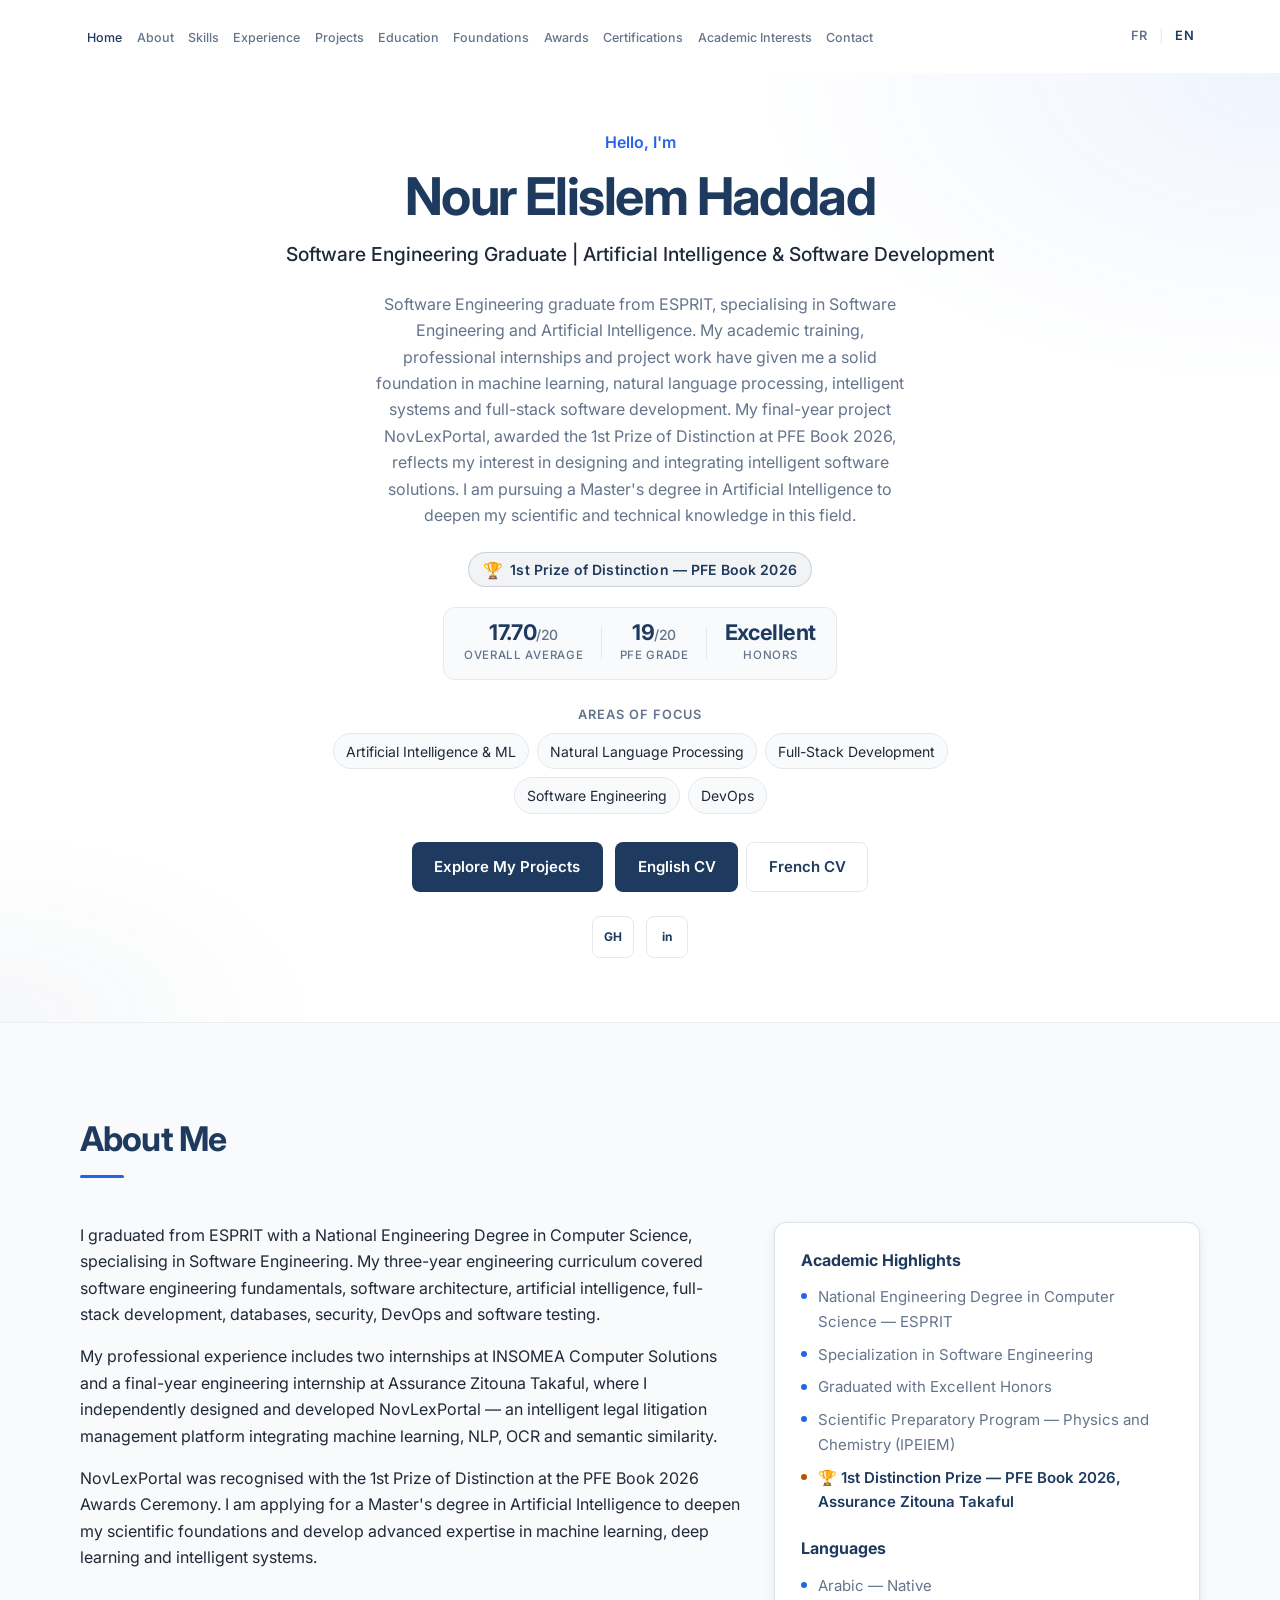
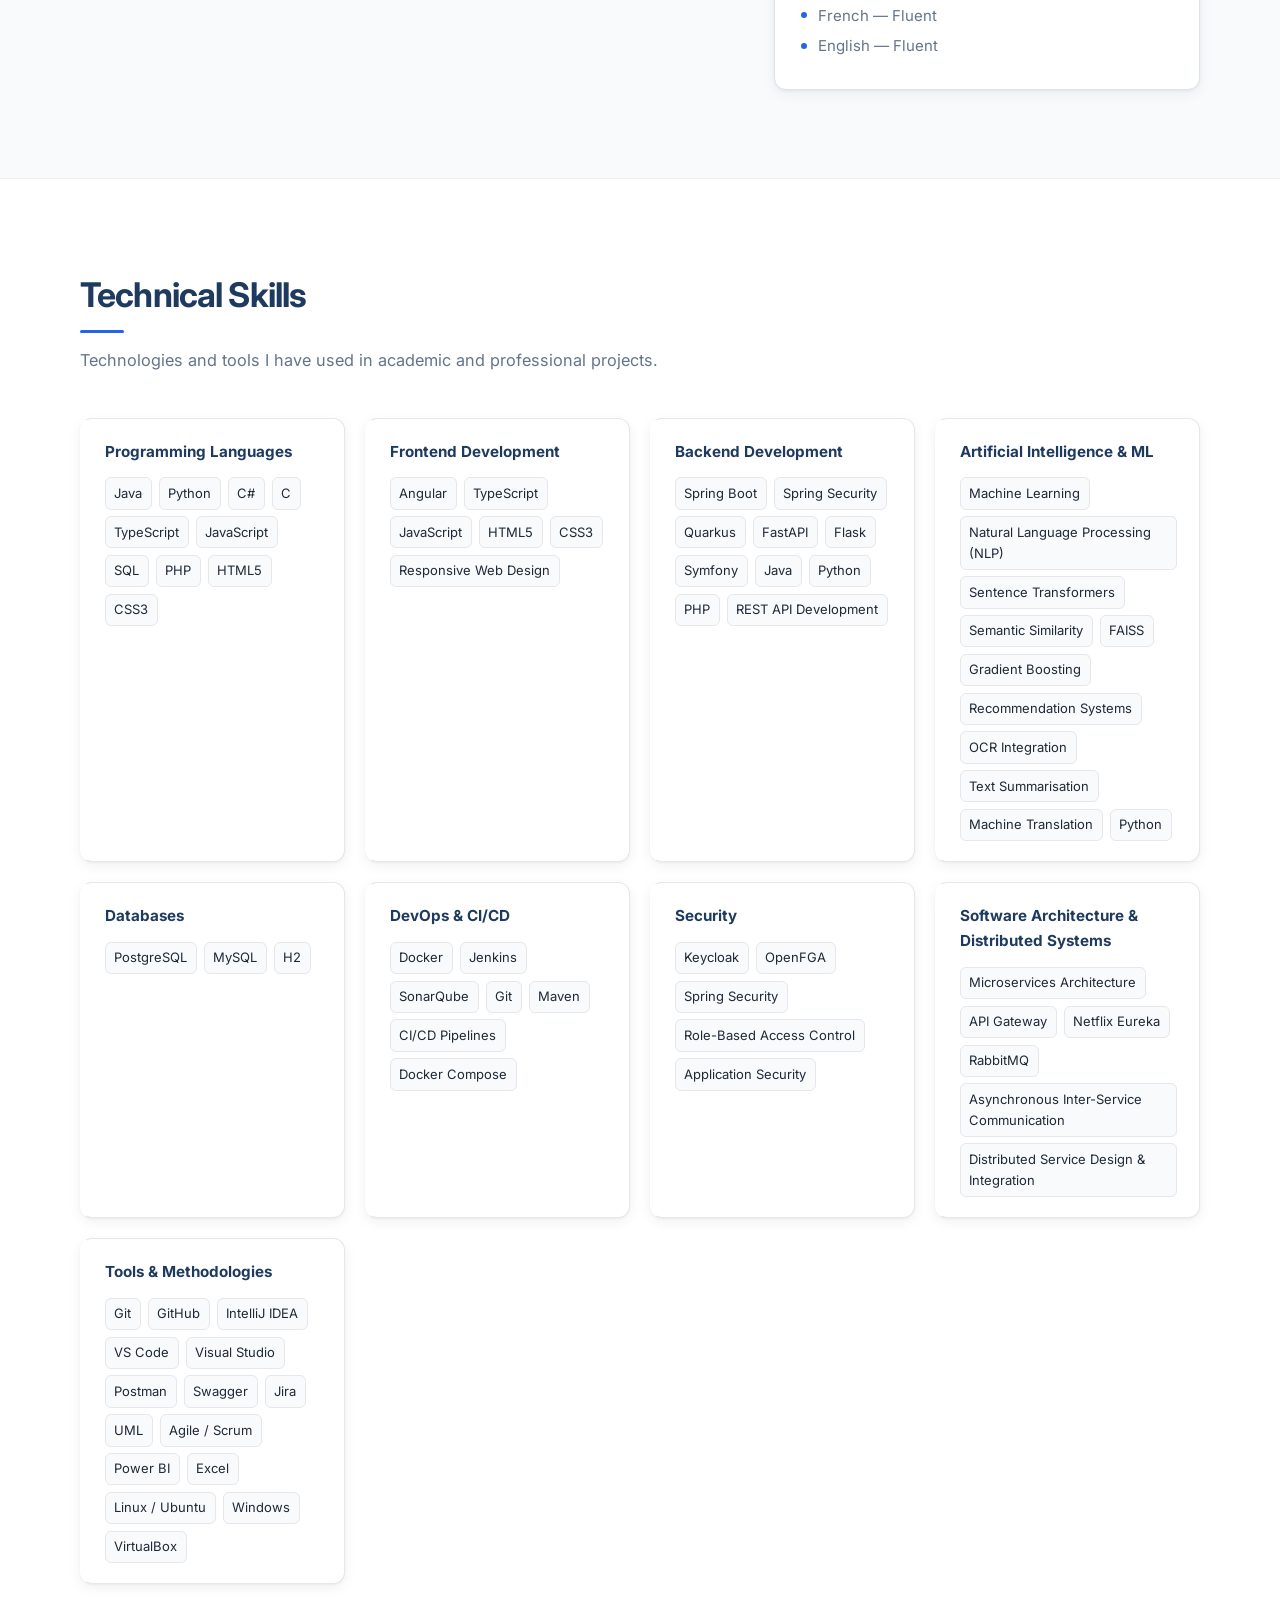
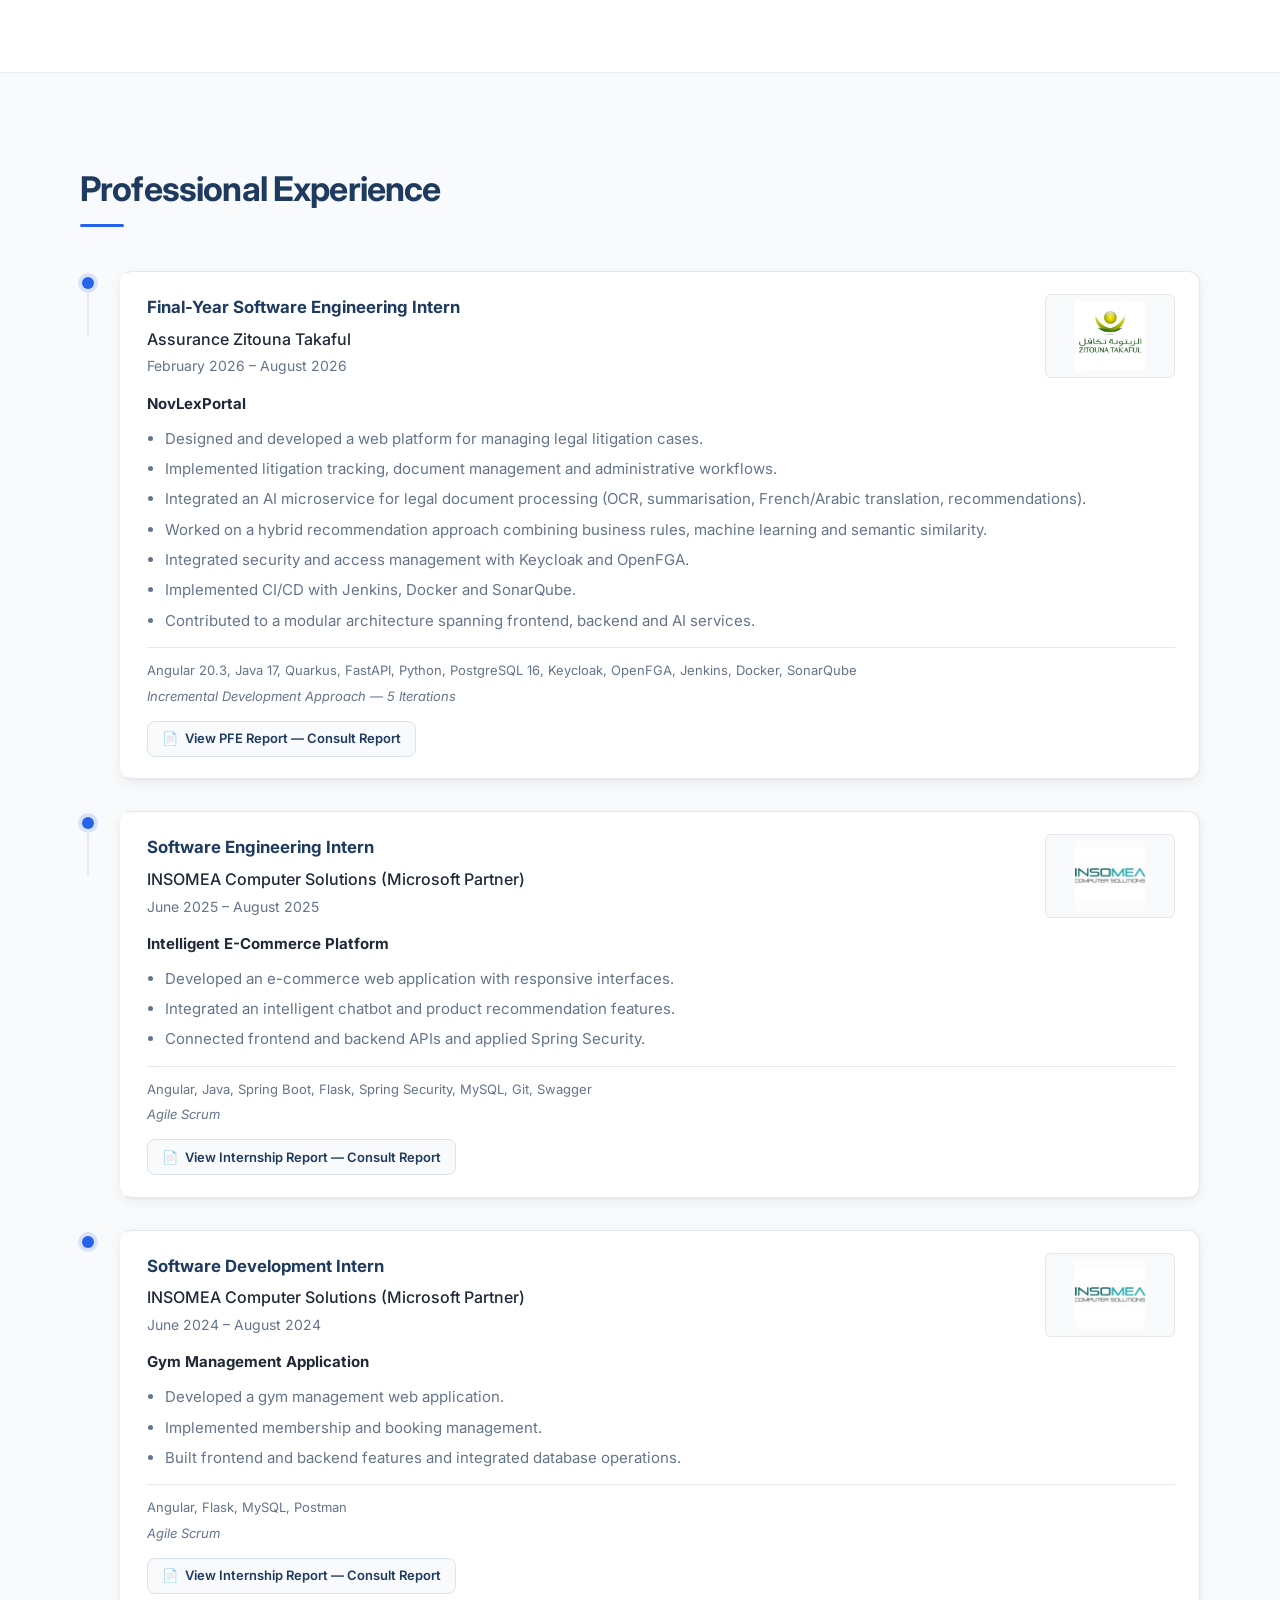
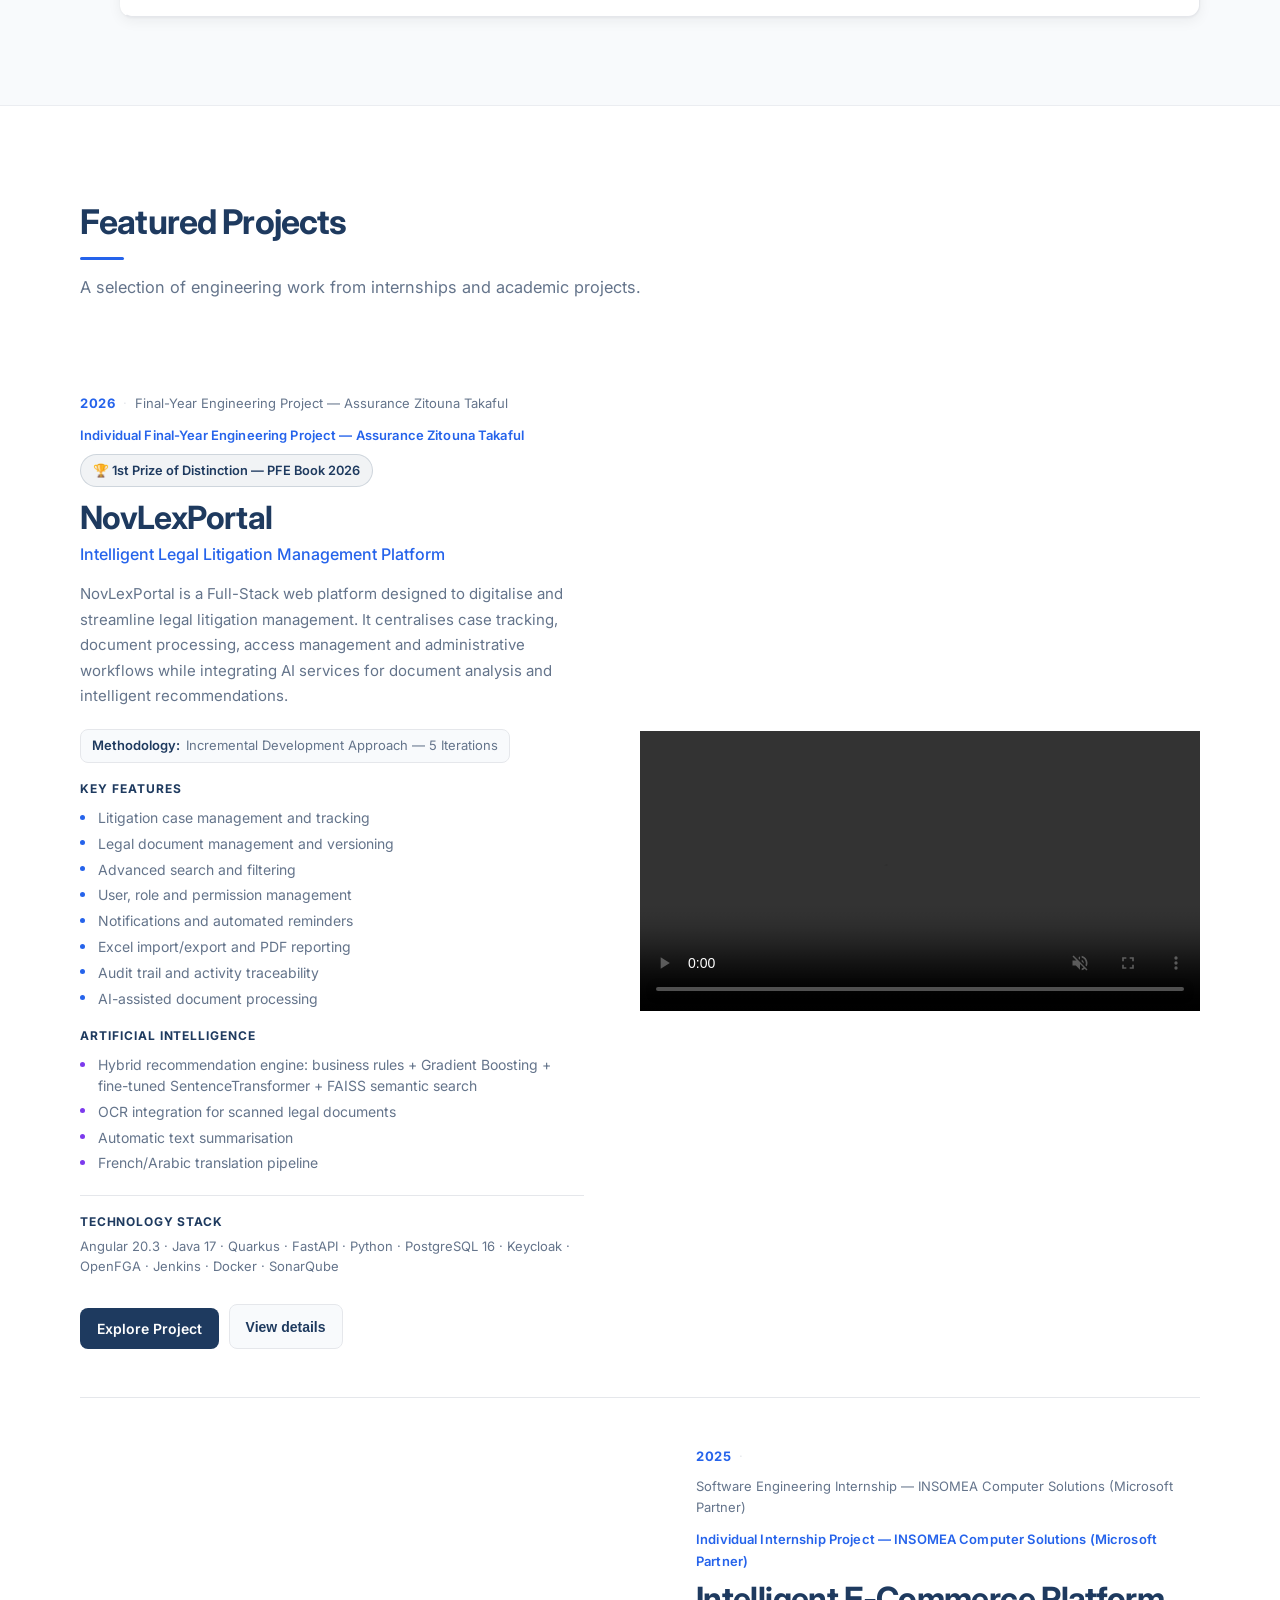
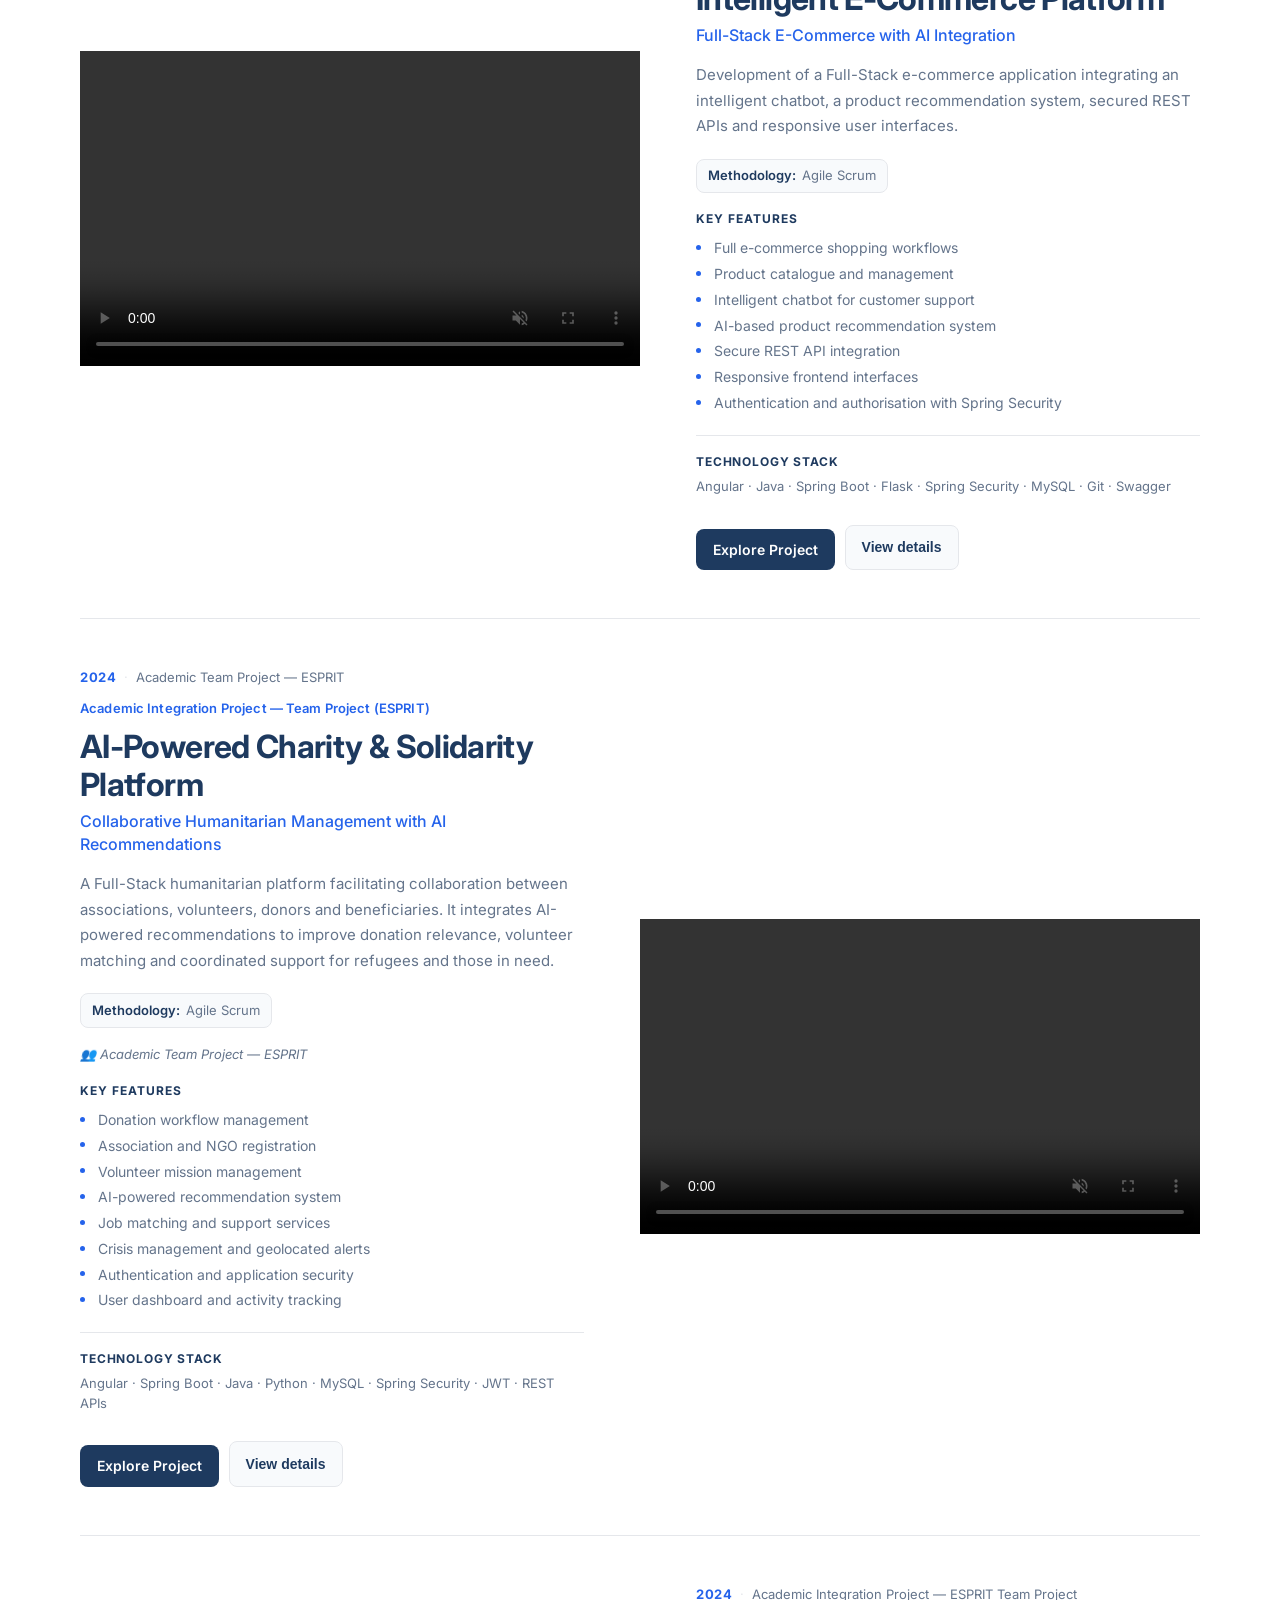
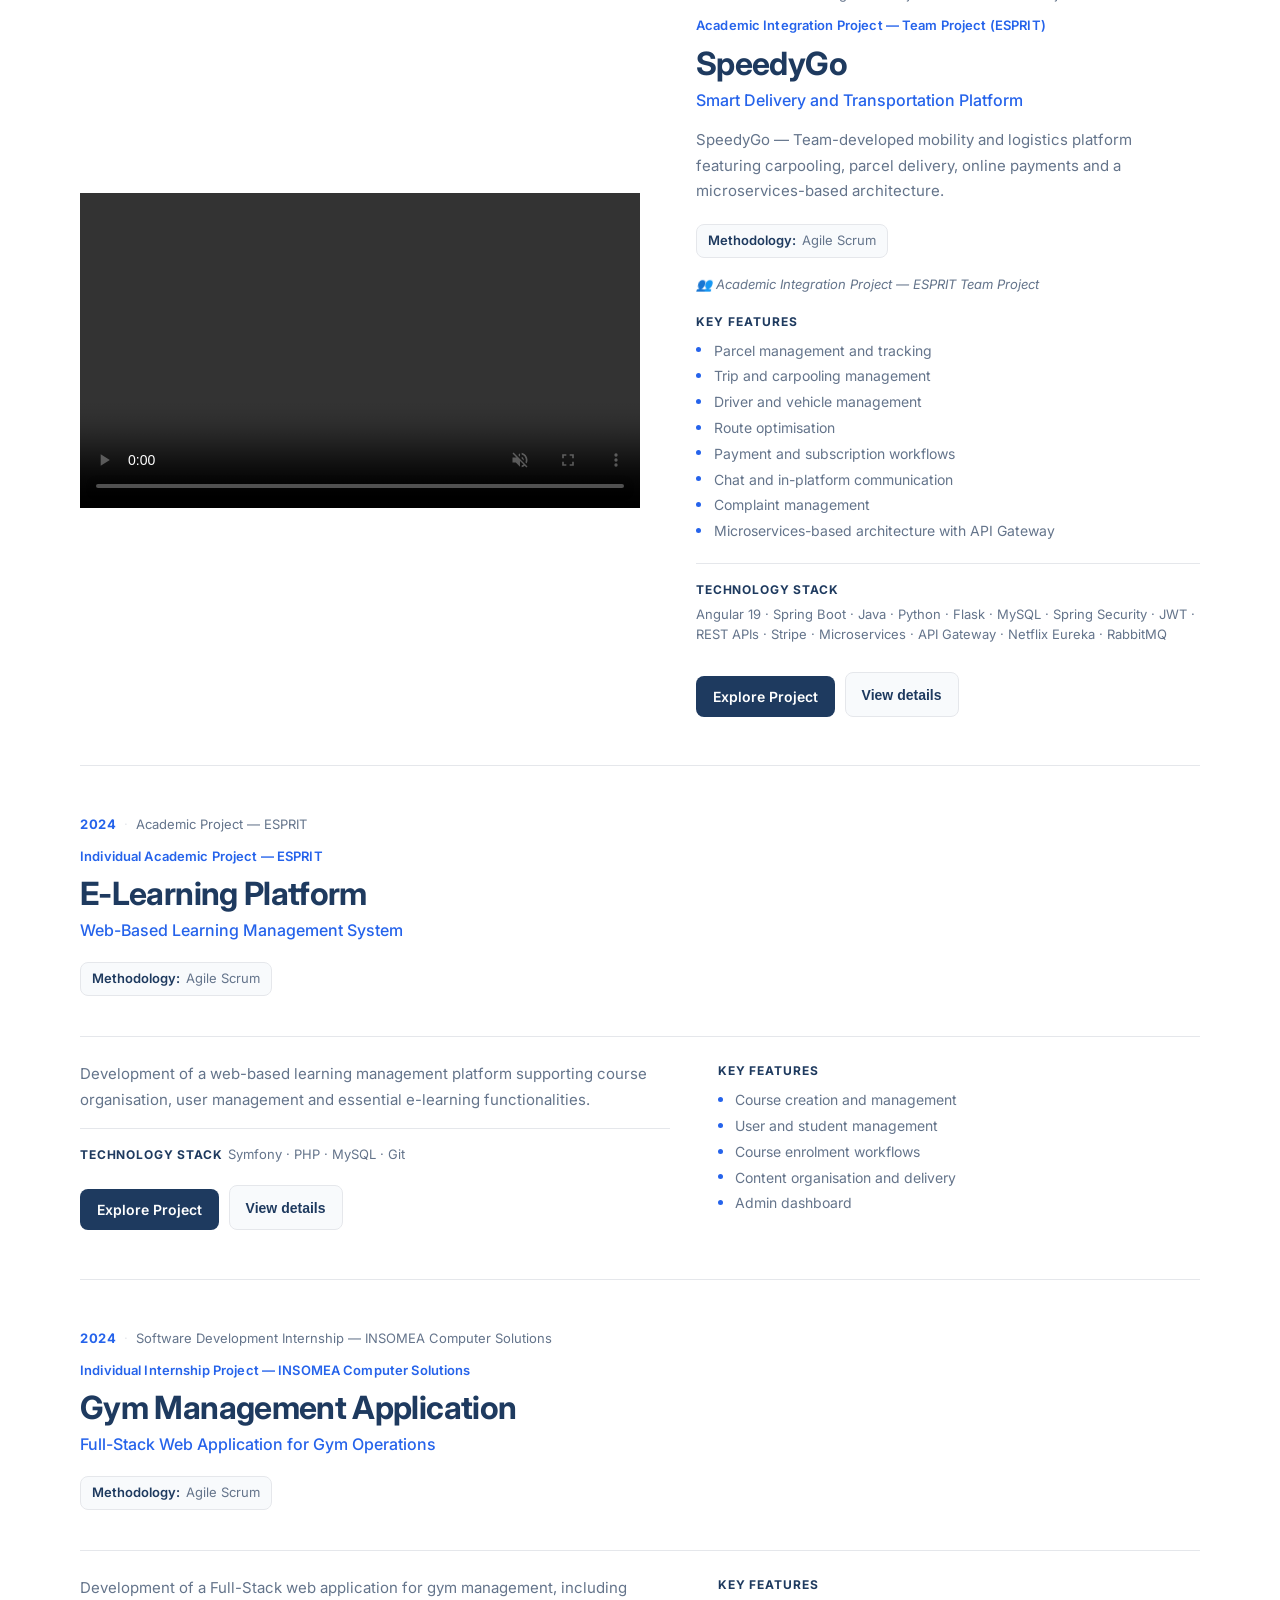
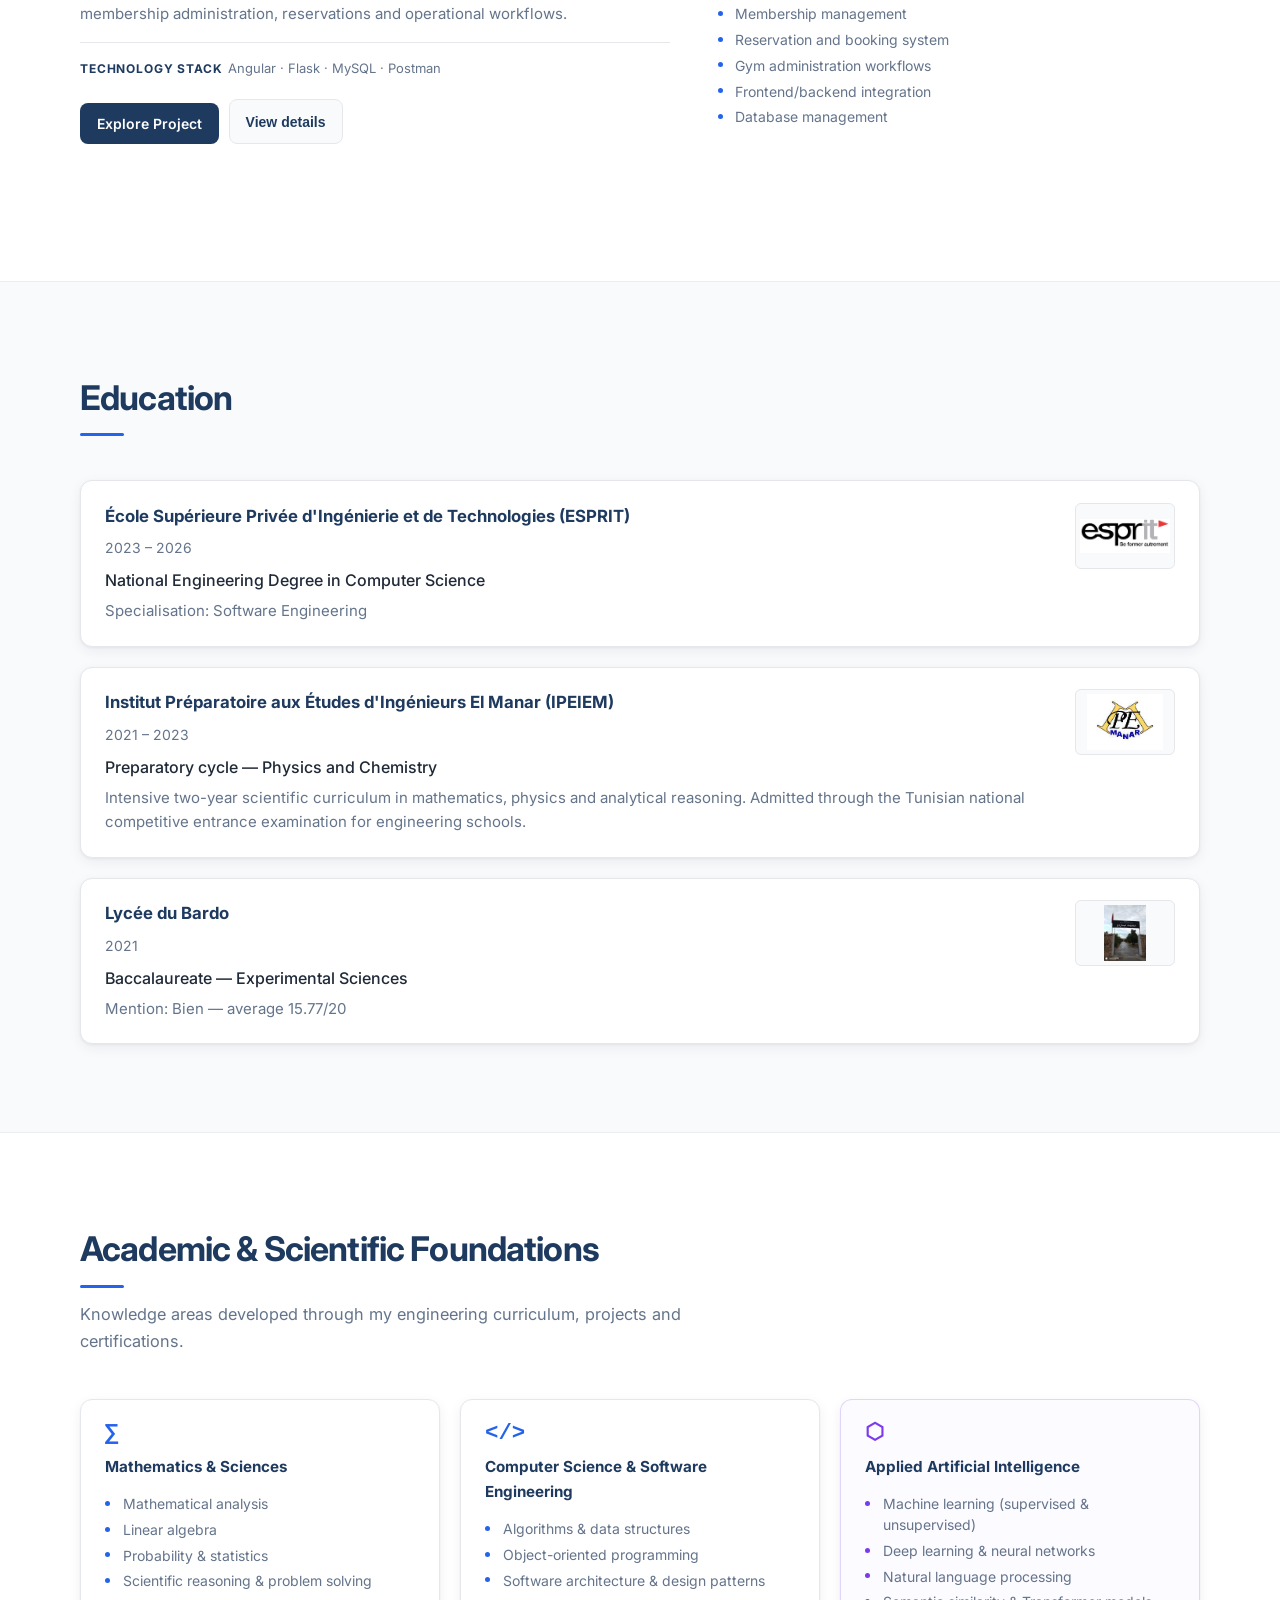
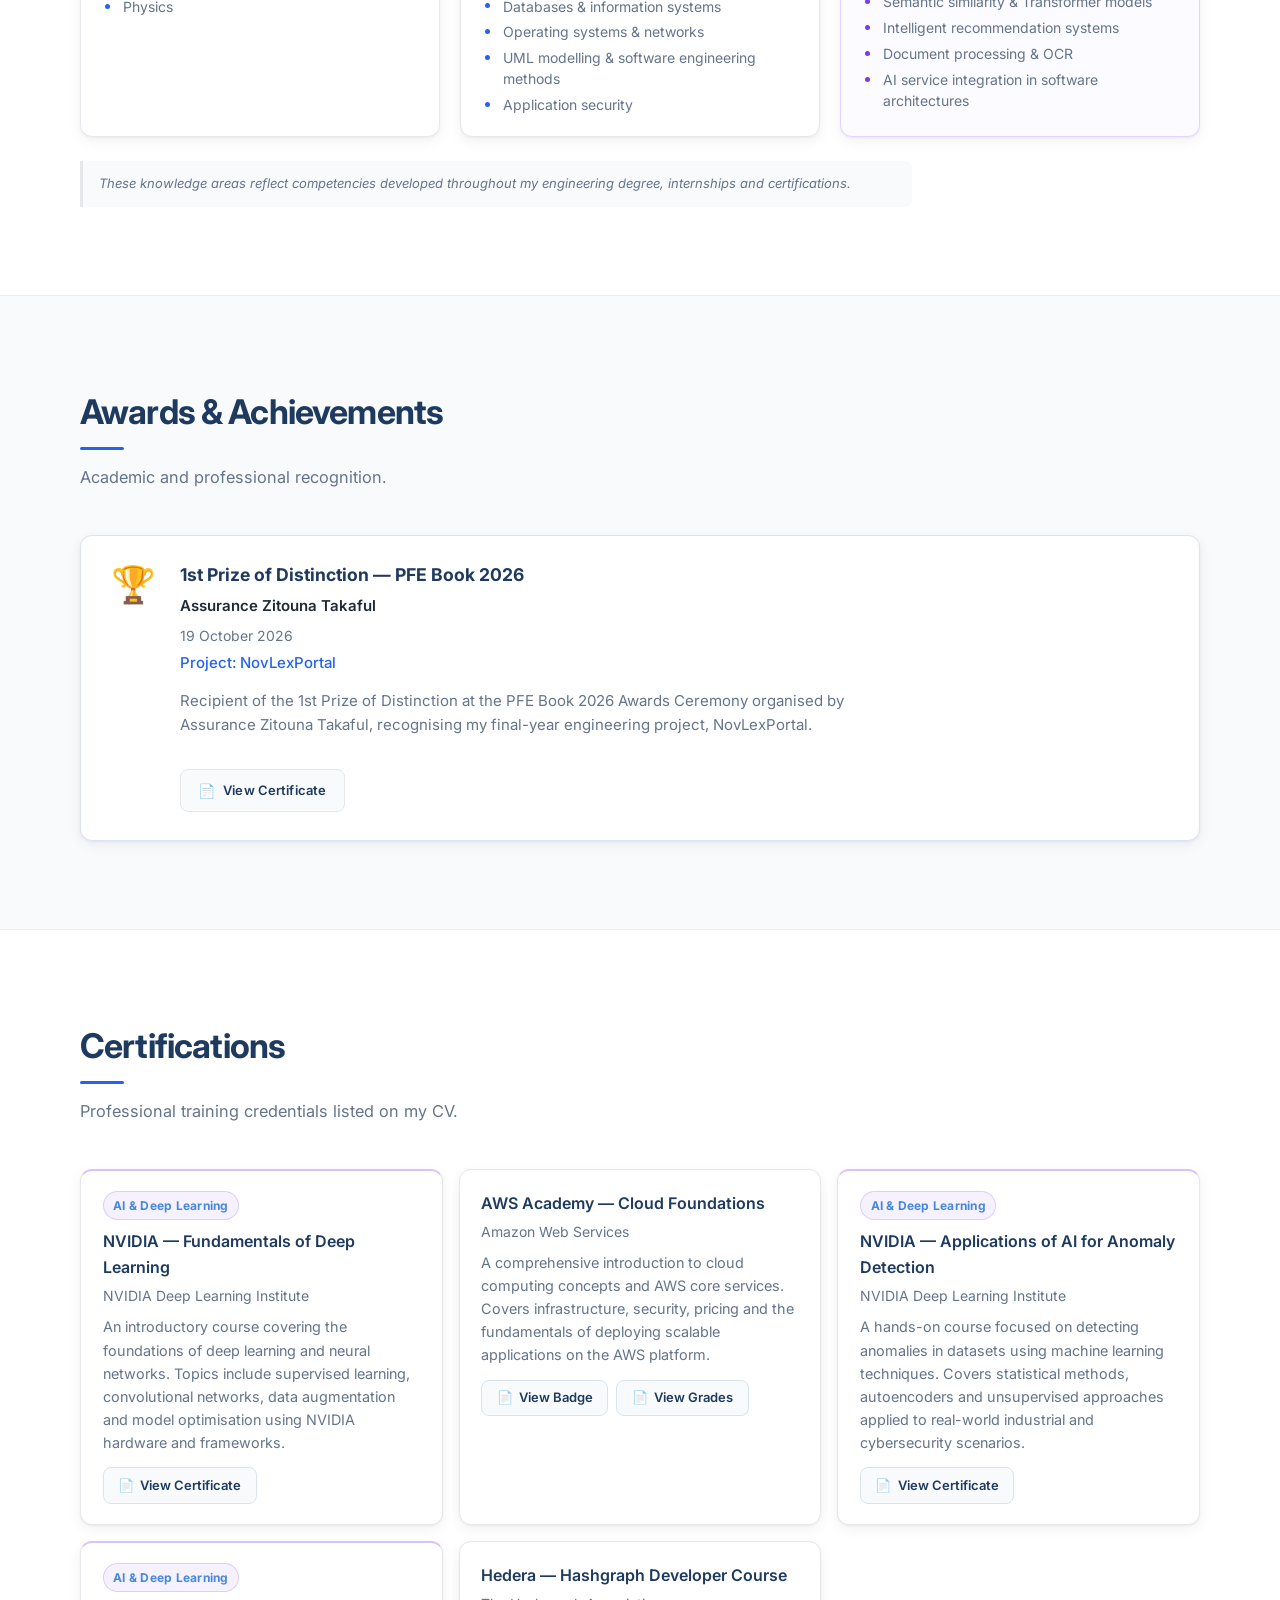
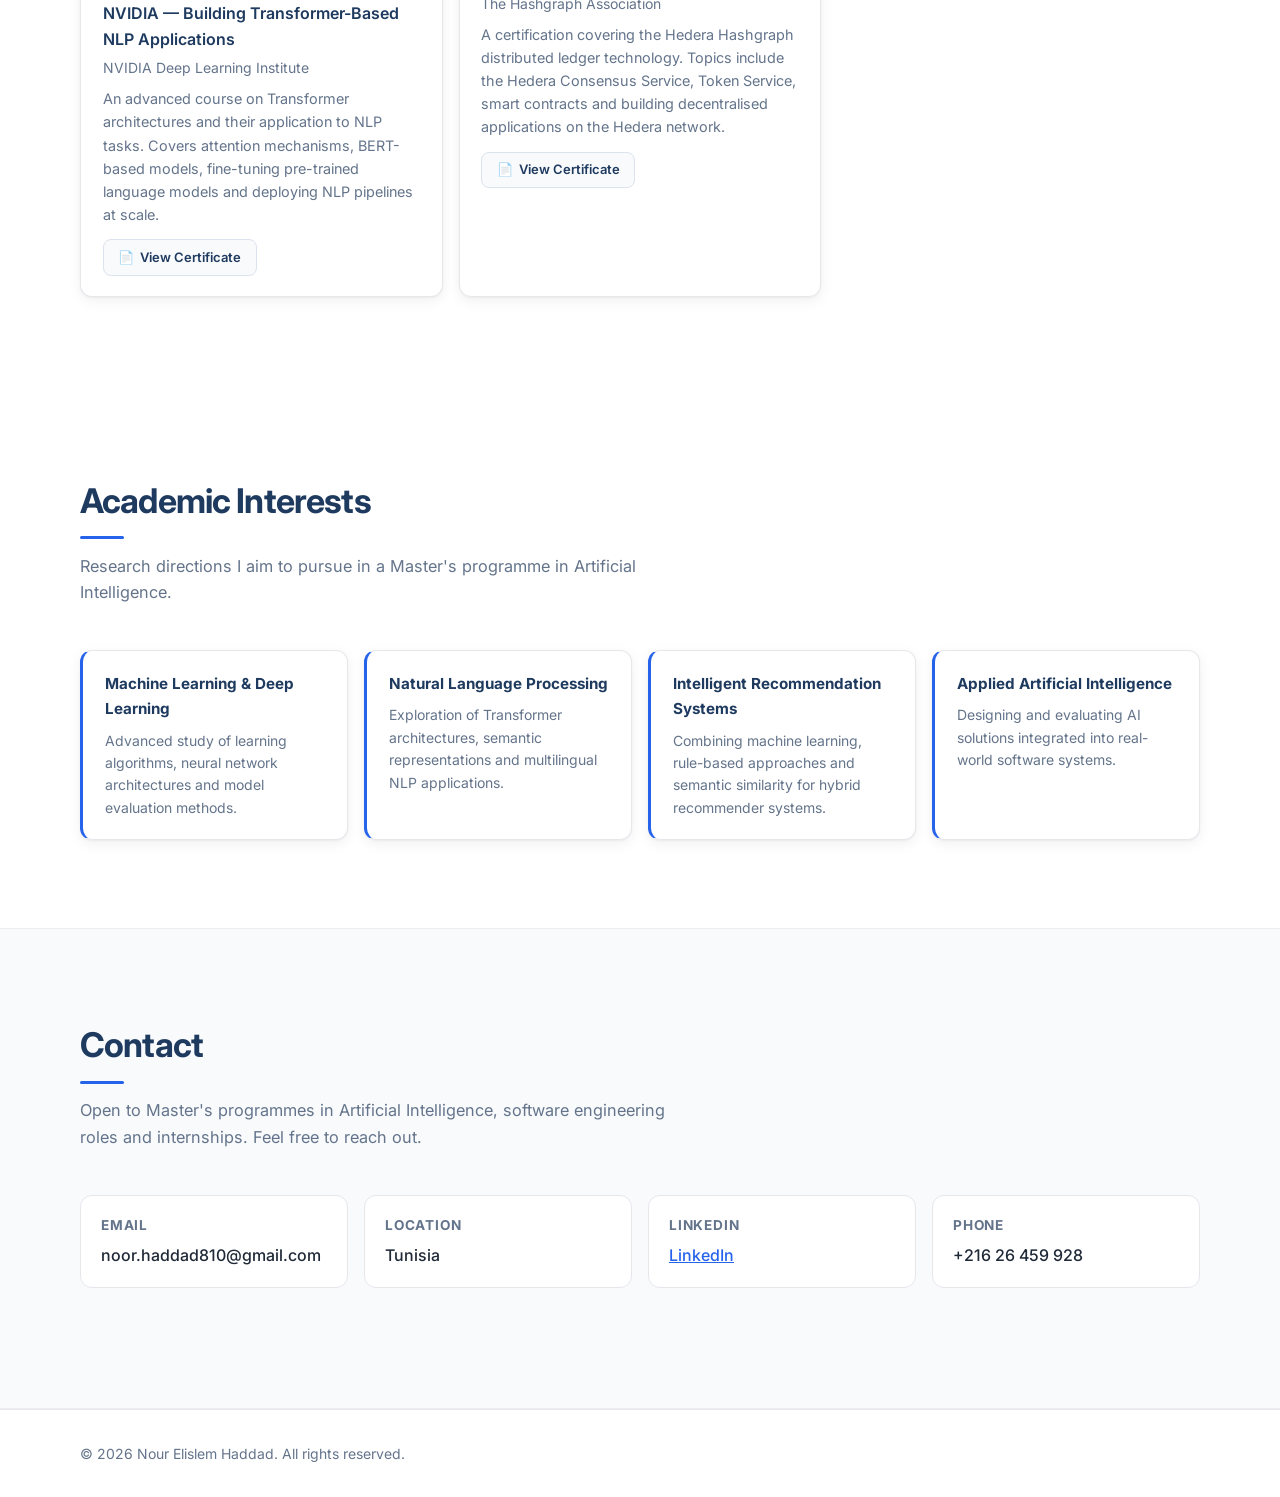
<file: index.html>
<!DOCTYPE html>
<html lang="en">
<head>
    <meta charset="UTF-8">
    <meta name="viewport" content="width=device-width, initial-scale=1.0">
    <meta name="description" content="Portfolio of Nour Elislem Haddad — Software Engineering graduate from ESPRIT, Excellent Honours (17.70/20). Master's in AI applicant. Projects in machine learning, NLP, intelligent systems and full-stack development.">
    <title>Nour Elislem Haddad | Software Engineering Graduate — AI &amp; Software Development</title>
    <link rel="preconnect" href="https://fonts.googleapis.com">
    <link rel="preconnect" href="https://fonts.gstatic.com" crossorigin>
    <link href="https://fonts.googleapis.com/css2?family=Inter:wght@400;500;600;700&display=swap" rel="stylesheet">
    <link rel="stylesheet" href="style.css">
</head>
<body>
    <a class="skip-link" href="#main" data-i18n="a11y.skip">Skip to main content</a>

    <header class="site-header">
        <div class="header-inner">
            <button type="button" class="nav-toggle" aria-expanded="false" aria-controls="nav-panel"
                data-i18n-attr="aria-label:nav.menuOpen">
                <span class="nav-toggle__bar" aria-hidden="true"></span>
                <span class="nav-toggle__bar" aria-hidden="true"></span>
                <span class="nav-toggle__bar" aria-hidden="true"></span>
            </button>

            <nav id="nav-panel" class="site-nav" aria-label="Primary">
                <ul class="nav-links">
                    <li><a href="#home" data-i18n="nav.home">Home</a></li>
                    <li><a href="#about" data-i18n="nav.about">About</a></li>
                    <li><a href="#skills" data-i18n="nav.skills">Skills</a></li>
                    <li><a href="#experience" data-i18n="nav.experience">Experience</a></li>
                    <li><a href="#projects" data-i18n="nav.projects">Projects</a></li>
                    <li><a href="#education" data-i18n="nav.education">Education</a></li>
                    <li><a href="#foundations" data-i18n="nav.foundations">Foundations</a></li>
                    <li><a href="#awards" data-i18n="nav.awards">Awards</a></li>
                    <li><a href="#certifications" data-i18n="nav.certifications">Certifications</a></li>
                    <li><a href="#academic-interests" data-i18n="nav.interests">Academic Interests</a></li>
                    <li><a href="#contact" data-i18n="nav.contact">Contact</a></li>
                </ul>
                <div class="lang-switch" role="group" aria-label="Language">
                    <button type="button" class="lang-btn" data-lang="fr" aria-pressed="false">FR</button>
                    <span class="lang-divider" aria-hidden="true">|</span>
                    <button type="button" class="lang-btn is-active" data-lang="en" aria-pressed="true">EN</button>
                </div>
            </nav>
        </div>
    </header>

    <main id="main">
        <section id="home" class="section section--hero">
            <div class="container hero-container">
                <div class="hero-text">
                    <p class="greeting" data-i18n="hero.greeting">Hello, I'm</p>
                    <h1 data-i18n="hero.name">Nour Elislem Haddad</h1>
                    <p class="hero-title" data-i18n="hero.title">Software Engineering Graduate | Artificial Intelligence &amp; Software Development</p>
                    <p class="description" data-i18n="hero.intro">
                        Software Engineering graduate passionate about building modern, secure and intelligent web applications.
                    </p>

                    <div class="hero-award-badge" aria-label="Award">
                        <span class="hero-award-badge__icon" aria-hidden="true">🏆</span>
                        <span class="hero-award-badge__text" data-i18n="hero.awardBadge">1st Prize of Distinction — PFE Book 2026</span>
                    </div>

                    <div class="hero-stats" aria-label="Academic results">
                        <div class="hero-stat">
                            <span class="hero-stat__value">17.70<span class="hero-stat__unit">/20</span></span>
                            <span class="hero-stat__label" data-i18n="hero.statAverage">Overall average</span>
                        </div>
                        <div class="hero-stat__divider" aria-hidden="true"></div>
                        <div class="hero-stat">
                            <span class="hero-stat__value">19<span class="hero-stat__unit">/20</span></span>
                            <span class="hero-stat__label" data-i18n="hero.statPfe">PFE grade</span>
                        </div>
                        <div class="hero-stat__divider" aria-hidden="true"></div>
                        <div class="hero-stat">
                            <span class="hero-stat__value" data-i18n="hero.statHonors">Excellent</span>
                            <span class="hero-stat__label" data-i18n="hero.statHonorsLabel">Honors</span>
                        </div>
                    </div>

                    <div class="expertise">
                        <p class="expertise-label" data-i18n="hero.expertiseLabel">Areas of focus</p>
                        <ul id="expertise-list" class="expertise-list"></ul>
                    </div>

                    <div class="hero-actions">
                        <a href="#projects" class="btn btn--primary" data-i18n="hero.ctaProjects">View Projects</a>
                        <div id="hero-cv-dropdown" class="cv-group hero-cv">
                            <a id="cv-download-en" class="btn btn--outline" href="assets/cv/CV_Nour_Elislem_Haddad_EN.pdf" target="_blank" rel="noopener noreferrer" download="CV_Nour_Elislem_Haddad_EN.pdf">English CV</a>
                            <a id="cv-download-fr" class="btn btn--outline" href="assets/cv/CV_Nour_Elislem_Haddad_FR.pdf" target="_blank" rel="noopener noreferrer" download="CV_Nour_Elislem_Haddad_FR.pdf">French CV</a>
                        </div>
                    </div>

                    <div class="hero-social">
                        <a data-social="github" class="social-link" href="#" target="_blank" rel="noopener noreferrer">
                            <span class="social-icon" aria-hidden="true">GH</span>
                            <span class="sr-only">GitHub</span>
                        </a>
                        <a data-social="linkedin" class="social-link" href="#" target="_blank" rel="noopener noreferrer">
                            <span class="social-icon" aria-hidden="true">in</span>
                            <span class="sr-only">LinkedIn</span>
                        </a>
                        
                    </div>
                </div>

            </div>
        </section>

        <section id="about" class="section section--alt">
            <div class="container">
                <header class="section-header reveal">
                    <h2 data-i18n="about.title">About Me</h2>
                </header>
                <div class="about-grid reveal">
                    <div class="about-prose">
                        <p data-i18n="about.p1"></p>
                        <p data-i18n="about.p2"></p>
                        <p data-i18n="about.p3"></p>
                    </div>
                    <aside class="highlights-card">
                        <h3 data-i18n="about.highlightsTitle">Academic highlights</h3>
                        <ul class="highlights-list">
                            <li data-i18n="about.highlightDegree"></li>
                            <li data-i18n="about.highlightSpec"></li>
                            <li data-i18n="about.highlightHonors"></li>
                            <li data-i18n="about.highlightPrepa"></li>
                            <li class="highlights-list__award" data-i18n="about.highlightAward"></li>
                        </ul>
                        <h3 class="highlights-sub" data-i18n="about.languagesTitle">Languages</h3>
                        <ul class="highlights-list highlights-list--compact">
                            <li data-i18n="about.langAr"></li>
                            <li data-i18n="about.langFr"></li>
                            <li data-i18n="about.langEn"></li>
                        </ul>
                    </aside>
                </div>
            </div>
        </section>

        <section id="skills" class="section">
            <div class="container">
                <header class="section-header reveal">
                    <h2 data-i18n="skills.title">Technical Skills</h2>
                    <p class="section-lead" data-i18n="skills.subtitle"></p>
                </header>
                <div id="skills-grid" class="skills-grid reveal-group"></div>
            </div>
        </section>

        <section id="experience" class="section section--alt">
            <div class="container">
                <header class="section-header reveal">
                    <h2 data-i18n="experience.title">Professional Experience</h2>
                </header>
                <div id="experience-list" class="timeline reveal-group"></div>
            </div>
        </section>

        <section id="projects" class="section">
            <div class="container">
                <header class="section-header reveal">
                    <h2 data-i18n="projects.title">Featured Projects</h2>
                    <p class="section-lead" data-i18n="projects.subtitle"></p>
                </header>
                <div id="projects-grid" class="projects-grid reveal-group"></div>
            </div>
        </section>

        <section id="education" class="section section--alt">
            <div class="container">
                <header class="section-header reveal">
                    <h2 data-i18n="education.title">Education</h2>
                </header>
                <div id="education-list" class="education-grid reveal-group"></div>
            </div>
        </section>

        <section id="foundations" class="section">
            <div class="container">
                <header class="section-header reveal">
                    <h2 data-i18n="foundations.title">Academic &amp; Scientific Foundations</h2>
                    <p class="section-lead" data-i18n="foundations.subtitle"></p>
                </header>
                <div class="foundations-grid reveal-group">
                    <div class="foundation-card">
                        <div class="foundation-card__icon" aria-hidden="true">∑</div>
                        <h3 id="foundations-math-title" class="foundation-card__title">Mathematics &amp; Sciences</h3>
                        <ul id="foundations-math-list" class="foundation-card__list"></ul>
                    </div>
                    <div class="foundation-card">
                        <div class="foundation-card__icon" aria-hidden="true">&lt;/&gt;</div>
                        <h3 id="foundations-cs-title" class="foundation-card__title">Computer Science &amp; Software Engineering</h3>
                        <ul id="foundations-cs-list" class="foundation-card__list"></ul>
                    </div>
                    <div class="foundation-card foundation-card--ai">
                        <div class="foundation-card__icon" aria-hidden="true">⬡</div>
                        <h3 id="foundations-ai-title" class="foundation-card__title">Applied Artificial Intelligence</h3>
                        <ul id="foundations-ai-list" class="foundation-card__list"></ul>
                    </div>
                </div>
                <p class="foundations-note reveal" data-i18n="foundations.note"></p>
            </div>
        </section>

        <section id="awards" class="section section--alt">
            <div class="container">
                <header class="section-header reveal">
                    <h2 id="awards-title" data-i18n="awards.title">Awards &amp; Achievements</h2>
                    <p class="section-lead" id="awards-subtitle" data-i18n="awards.subtitle"></p>
                </header>
                <div class="awards-grid reveal-group">
                    <article class="award-card">
                        <div class="award-card__icon" aria-hidden="true">🏆</div>
                        <div class="award-card__body">
                            <h3 id="awards-item1-title" class="award-card__title" data-i18n="awards.item1Title">1st Prize of Distinction — PFE Book 2026</h3>
                            <p class="award-card__org" id="awards-item1-org" data-i18n="awards.item1Org">Assurance Zitouna Takaful</p>
                            <p class="award-card__date" id="awards-item1-date" data-i18n="awards.item1Date">19 October 2026</p>
                            <p class="award-card__project" id="awards-item1-project" data-i18n="awards.item1Project">Project: NovLexPortal</p>
                            <p class="award-card__desc" id="awards-item1-desc" data-i18n="awards.item1Desc"></p>
                            <div class="report-link-wrap" style="margin-top:0.85rem;">
                                <a href="assets/images/Certificat_Prix_Distinction_PFE_Book_2026_Nour_Elislem_Haddad.pdf"
                                   target="_blank" rel="noopener noreferrer"
                                   class="report-link award-cert-link"
                                   data-i18n-attr="aria-label:awards.certAlt">
                                    <span aria-hidden="true">📄</span>
                                    <span class="award-cert-label" data-i18n="awards.certLabel">View Certificate</span>
                                </a>
                            </div>
                        </div>
                    </article>
                </div>
            </div>
        </section>

        <section id="certifications" class="section">
            <div class="container">
                <header class="section-header reveal">
                    <h2 data-i18n="certifications.title">Certifications</h2>
                    <p class="section-lead" data-i18n="certifications.subtitle"></p>
                </header>
                <div id="certifications-list" class="cert-grid reveal-group"></div>
            </div>
        </section>

        <section id="academic-interests" class="section">
            <div class="container">
                <header class="section-header reveal">
                    <h2 data-i18n="academicInterests.title">Academic Interests</h2>
                    <p class="section-lead" data-i18n="academicInterests.subtitle"></p>
                </header>
                <div id="academic-interests-grid" class="interests-grid reveal-group"></div>
            </div>
        </section>

        <section id="contact" class="section section--alt">
            <div class="container">
                <header class="section-header reveal">
                    <h2 data-i18n="contact.title">Contact</h2>
                    <p class="section-lead" data-i18n="contact.subtitle"></p>
                </header>
                <div class="contact-grid reveal-group">
                    <div class="contact-card">
                        <h3 data-i18n="contact.email">Email</h3>
                        <p>noor.haddad810@gmail.com</p>
                    </div>
                    <div class="contact-card">
                        <h3 data-i18n="contact.location">Location</h3>
                        <p id="contact-location">Tunisia</p>
                    </div>
                    <div class="contact-card">
                        <h3 data-i18n="contact.linkedin">LinkedIn</h3>
                        <p><a data-social="linkedin" href="#" target="_blank" rel="noopener noreferrer" class="text-link">LinkedIn</a></p>
                    </div>
                    <div class="contact-card">
                        <h3 data-i18n="contact.phone">Phone</h3>
                        <p>+216 26 459 928</p>
                    </div>
                </div>
            </div>
        </section>
    </main>

    <footer class="site-footer">
        <div class="container footer-inner">
            <p>&copy; <span id="year"></span> Nour Elislem Haddad. <span data-i18n="footer.rights">All rights reserved.</span></p>
        </div>
    </footer>

    <div id="project-modal" class="modal" hidden role="dialog" aria-modal="true" aria-labelledby="project-modal-title">
        <div class="modal-backdrop" tabindex="-1"></div>
        <div class="modal-dialog">
            <button type="button" class="modal-close" data-i18n-attr="aria-label:projects.close">&times;</button>
            <div id="project-modal-body" class="modal-body"></div>
        </div>
    </div>

    <script src="script.js"></script>
</body>
</html>
</file>
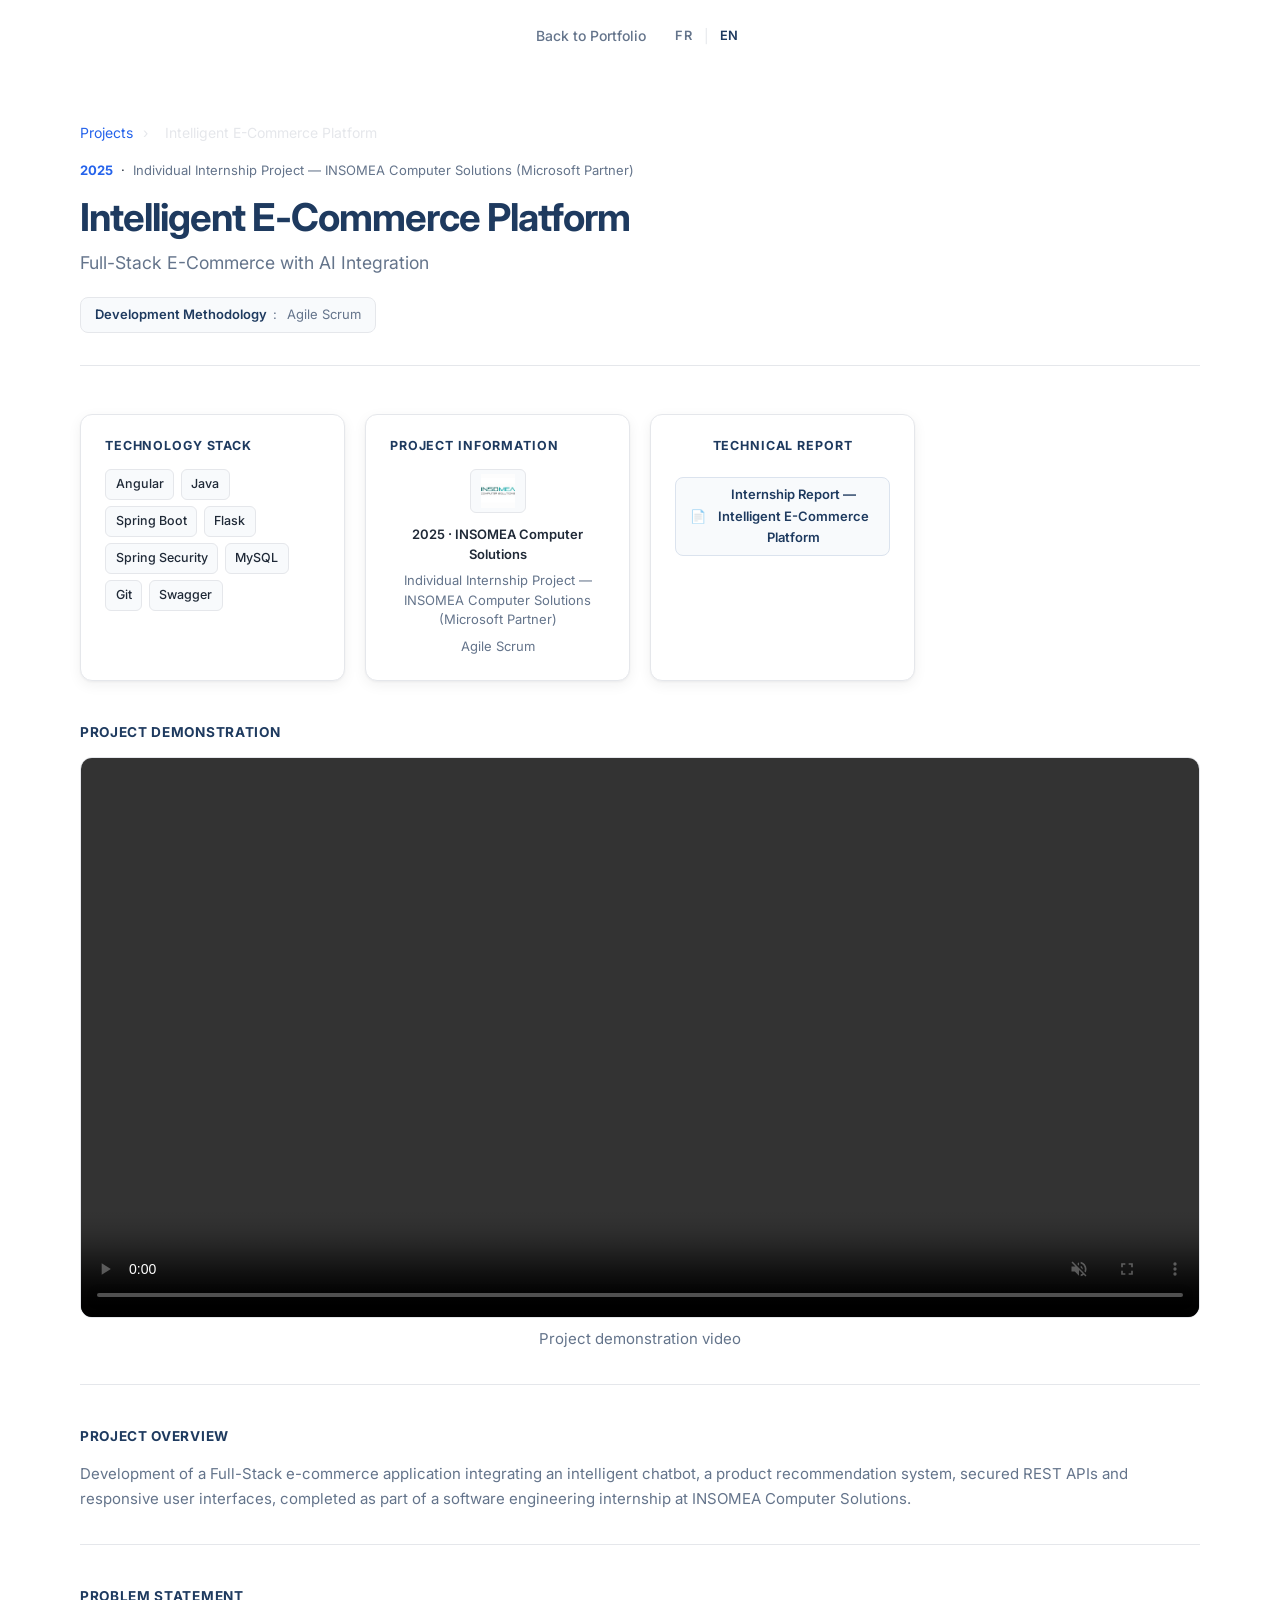
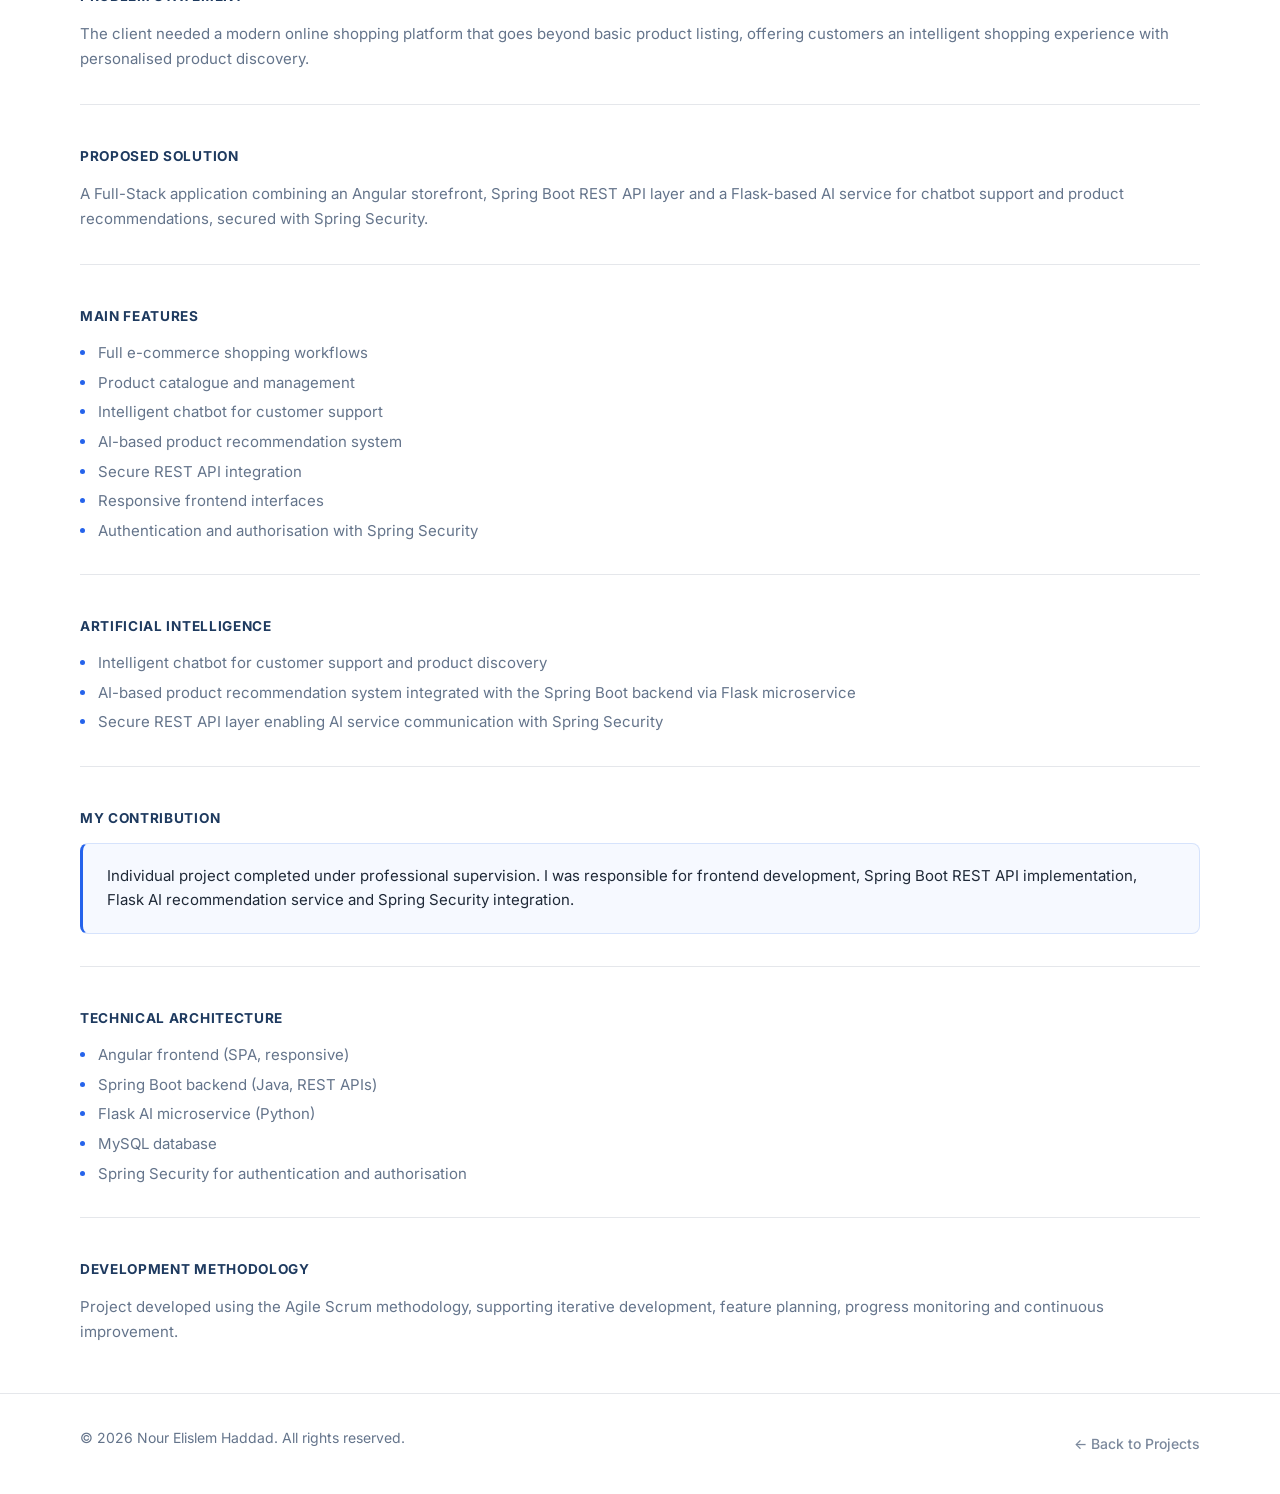
<file: projects/ecommerce.html>
<!DOCTYPE html>
<html lang="en">
<head>
    <meta charset="UTF-8">
    <meta name="viewport" content="width=device-width, initial-scale=1.0">
    <meta name="description" content="Intelligent E-Commerce Platform — Full-Stack internship project by Nour Elislem Haddad at INSOMEA Computer Solutions.">
    <title>Intelligent E-Commerce Platform | Nour Elislem Haddad</title>
    <link rel="preconnect" href="https://fonts.googleapis.com">
    <link rel="preconnect" href="https://fonts.gstatic.com" crossorigin>
    <link href="https://fonts.googleapis.com/css2?family=Inter:wght@400;500;600;700&display=swap" rel="stylesheet">
    <link rel="stylesheet" href="../style.css">
</head>
<body data-page="project">
    <a class="skip-link" href="#main">Skip to main content</a>

    <header class="site-header">
        <div class="header-inner">
            <a href="../index.html" class="back-btn" data-i18n="pages.backToPortfolio">Back to Portfolio</a>
            <nav class="site-nav" style="width:auto; justify-content:flex-end;">
                <div class="lang-switch" role="group" aria-label="Language">
                    <button type="button" class="lang-btn" data-lang="fr" aria-pressed="false">FR</button>
                    <span class="lang-divider" aria-hidden="true">|</span>
                    <button type="button" class="lang-btn is-active" data-lang="en" aria-pressed="true">EN</button>
                </div>
            </nav>
        </div>
    </header>

    <main id="main">
        <div class="container">

            <!-- PROJECT HEADER -->
            <div class="project-page-header">
                <p class="project-page-breadcrumb">
                    <a href="../index.html#projects" data-i18n="pages.projects">Projects</a>
                    <span aria-hidden="true">›</span>
                    <span data-i18n="projectPages.ecommerce.title">Intelligent E-Commerce Platform</span>
                </p>
                <div class="project-page-meta">
                    <span class="project-page-year">2025</span>
                    <span aria-hidden="true">·</span>
                    <span class="project-page-type" data-i18n="projectPages.ecommerce.type">Individual Internship Project — INSOMEA Computer Solutions (Microsoft Partner)</span>
                </div>
                <h1 class="project-page-title" data-i18n="projectPages.ecommerce.title">Intelligent E-Commerce Platform</h1>
                <p class="project-page-subtitle" data-i18n="projectPages.ecommerce.subtitle">Full-Stack E-Commerce with AI Integration</p>
                <div class="project-page-methodology">
                    <strong data-i18n="pages.methodologySection">Methodology</strong>:&nbsp;<span data-i18n="projectPages.ecommerce.methodology">Agile Scrum</span>
                </div>
            </div>

            <!-- BODY -->
            <div class="project-page-body">
                <div class="project-page-grid">

                    <!-- SIDEBAR -->
                    <aside class="project-page-sidebar">
                        <div class="sidebar-card">
                            <h3 data-i18n="pages.stackSection">Technology Stack</h3>
                            <div class="stack-tags">
                                <span class="stack-tag">Angular</span>
                                <span class="stack-tag">Java</span>
                                <span class="stack-tag">Spring Boot</span>
                                <span class="stack-tag">Flask</span>
                                <span class="stack-tag">Spring Security</span>
                                <span class="stack-tag">MySQL</span>
                                <span class="stack-tag">Git</span>
                                <span class="stack-tag">Swagger</span>
                            </div>
                        </div>
                        <div class="sidebar-card">
                            <h3 data-i18n="pages.projectInfo">Project Information</h3>
                            <div class="sidebar-institution">
                                <img src="../assets/images/imageinsomea.jpg" alt="INSOMEA Computer Solutions" class="sidebar-logo" loading="lazy">
                                <div class="sidebar-info-text">
                                    <p>2025 · INSOMEA Computer Solutions</p>
                                    <p data-i18n="projectPages.ecommerce.type">Individual Internship Project</p>
                                    <p data-i18n="projectPages.ecommerce.methodology">Agile Scrum</p>
                                </div>
                            </div>
                        </div>
                        <div class="sidebar-card sidebar-card--centered">
                            <h3 data-i18n="pages.technicalReport">Technical Report</h3>
                            <div class="report-link-wrap">
                                <a href="../assets/images/Rapport_de_Stage_4eme_Annee_Nour_Elislem_Haddad.pdf"
                                   target="_blank" rel="noopener noreferrer"
                                   class="report-link">
                                    <span aria-hidden="true">📄</span>
                                    <span data-i18n="pages.ecommerceReportTitle">Internship Report — Intelligent E-Commerce Platform</span>
                                </a>
                            </div>
                        </div>
                    </aside>

                    <!-- MAIN CONTENT -->
                    <div class="project-page-main">

                        <!-- VIDEO -->
                        <div class="project-section">
                            <h2 data-i18n="pages.demo">Project Demonstration</h2>
                            <video class="project-page-video" controls playsinline preload="metadata" muted controlsList="novolume" style="display:block;width:100%;max-width:100%;height:auto;border-radius:var(--radius-md);border:1px solid var(--color-border);">
                                <source src="../assets/videos/stage 4eme.mp4" type="video/mp4">
                            </video>
                            <p class="project-page-video-caption" data-i18n="pages.videoCaption">Project demonstration video</p>
                        </div>

                        <!-- OVERVIEW -->
                        <div class="project-section">
                            <h2 data-i18n="pages.overview">Project Overview</h2>
                            <p data-i18n="projectPages.ecommerce.overview">Development of a Full-Stack e-commerce application integrating an intelligent chatbot, a product recommendation system, secured REST APIs and responsive user interfaces.</p>
                        </div>

                        <!-- PROBLEM -->
                        <div class="project-section">
                            <h2 data-i18n="pages.problem">Problem Statement</h2>
                            <p data-i18n="projectPages.ecommerce.problem">The client needed a modern online shopping platform that goes beyond basic product listing, offering customers an intelligent shopping experience.</p>
                        </div>

                        <!-- SOLUTION -->
                        <div class="project-section">
                            <h2 data-i18n="pages.solution">Proposed Solution</h2>
                            <p data-i18n="projectPages.ecommerce.solution">A Full-Stack application combining an Angular storefront, Spring Boot REST API layer and a Flask-based AI service for chatbot support and product recommendations, secured with Spring Security.</p>
                        </div>

                        <!-- FEATURES -->
                        <div class="project-section">
                            <h2 data-i18n="pages.features">Main Features</h2>
                            <ul data-i18n="projectPages.ecommerce.features"></ul>
                        </div>

                        <!-- AI FEATURES -->
                        <div class="project-section">
                            <h2 data-i18n="pages.aiSection">Artificial Intelligence</h2>
                            <ul data-i18n="projectPages.ecommerce.ai"></ul>
                        </div>

                        <!-- CONTRIBUTION -->
                        <div class="project-section">
                            <h2 data-i18n="pages.contribution">My Contribution</h2>
                            <div class="project-contribution-box">
                                <p data-i18n="projectPages.ecommerce.contribution">Individual project completed under professional supervision.</p>
                            </div>
                        </div>

                        <!-- ARCHITECTURE -->
                        <div class="project-section">
                            <h2 data-i18n="pages.architecture">Technical Architecture</h2>
                            <ul data-i18n="projectPages.ecommerce.architecture"></ul>
                        </div>

                        <!-- METHODOLOGY -->
                        <div class="project-section">
                            <h2 data-i18n="pages.methodologySection">Development Methodology</h2>
                            <p data-i18n="projectPages.ecommerce.methodologyDesc">Project developed using the Agile Scrum methodology, supporting iterative development, feature planning, progress monitoring and continuous improvement.</p>
                        </div>

                    </div>

                </div>
            </div>

        </div>
    </main>

    <footer class="site-footer">
        <div class="container footer-inner">
            <p>&copy; <span id="year"></span> Nour Elislem Haddad. <span data-i18n="footer.rights">All rights reserved.</span></p>
            <p class="footer-muted"><a href="../index.html#projects" class="back-btn" data-i18n="pages.backToProjects">← Back to Projects</a></p>
        </div>
    </footer>

    <script src="../script.js"></script>
</body>
</html>
</file>
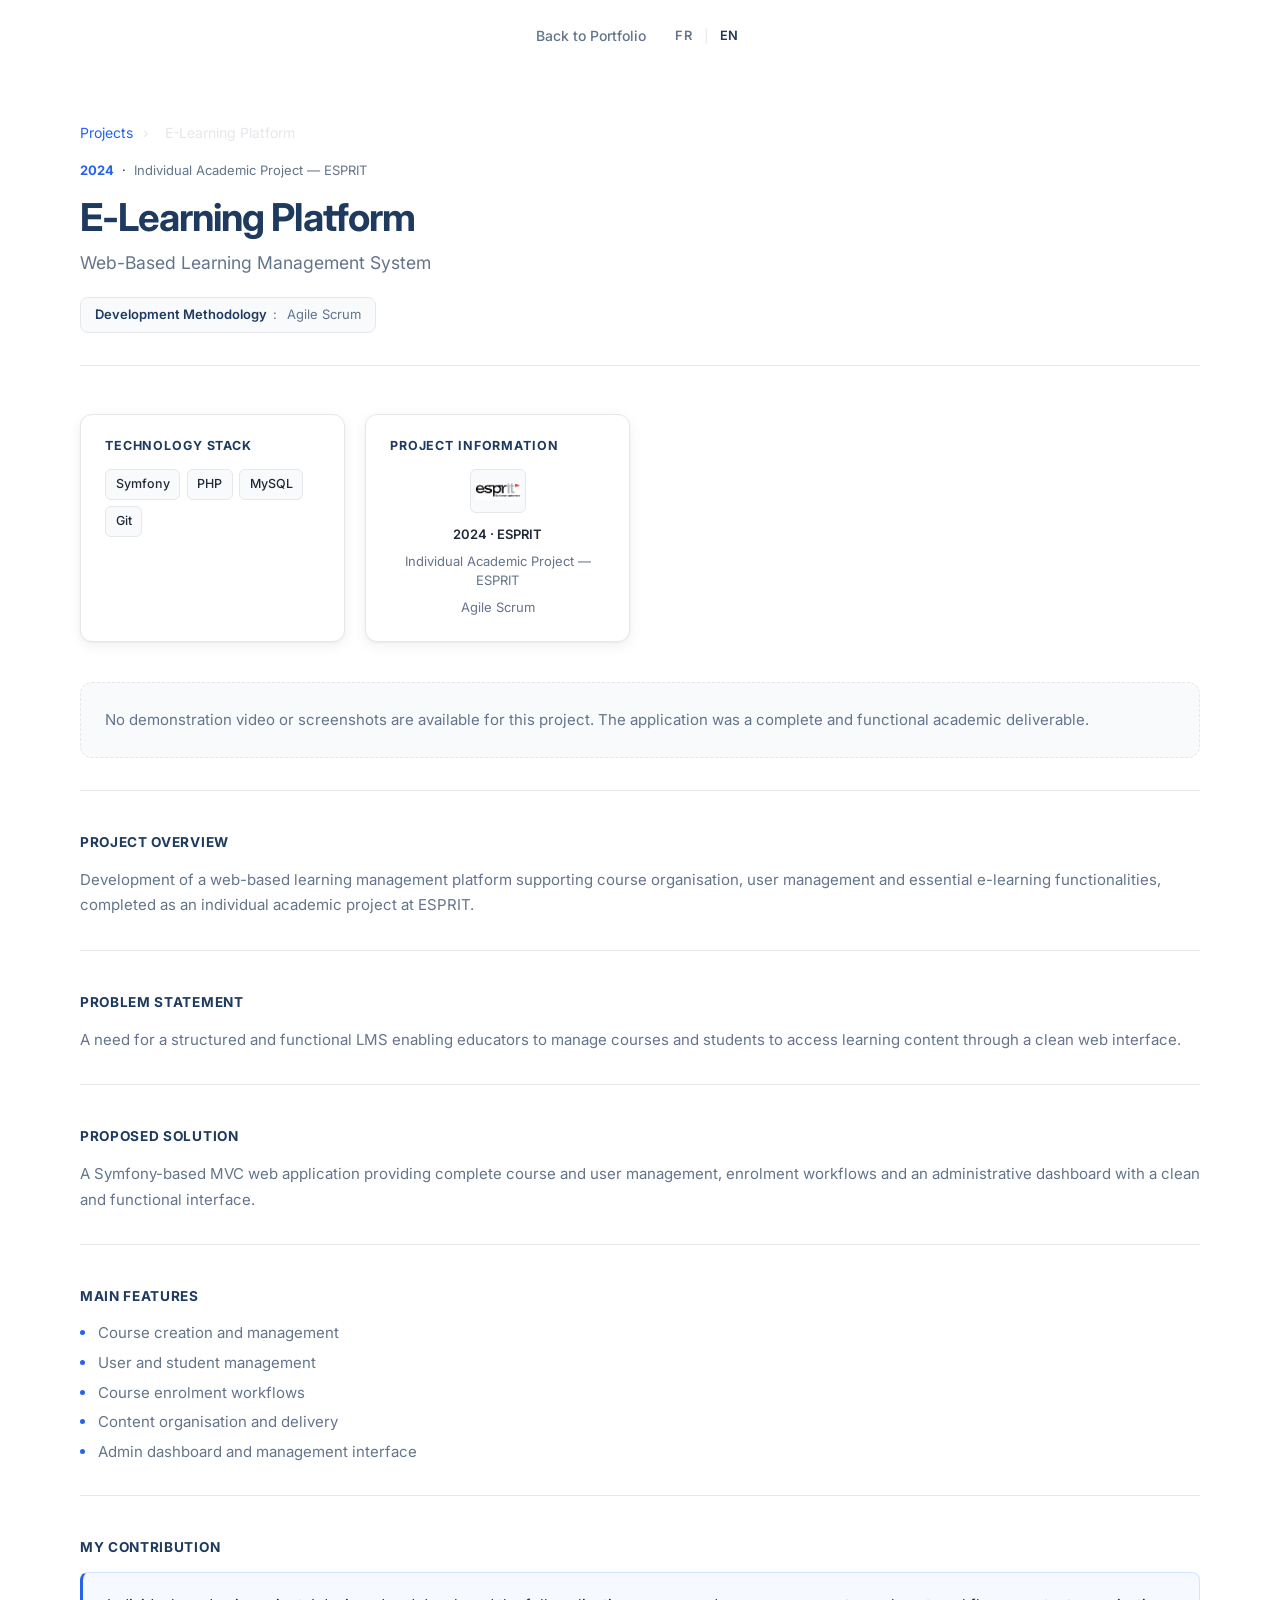
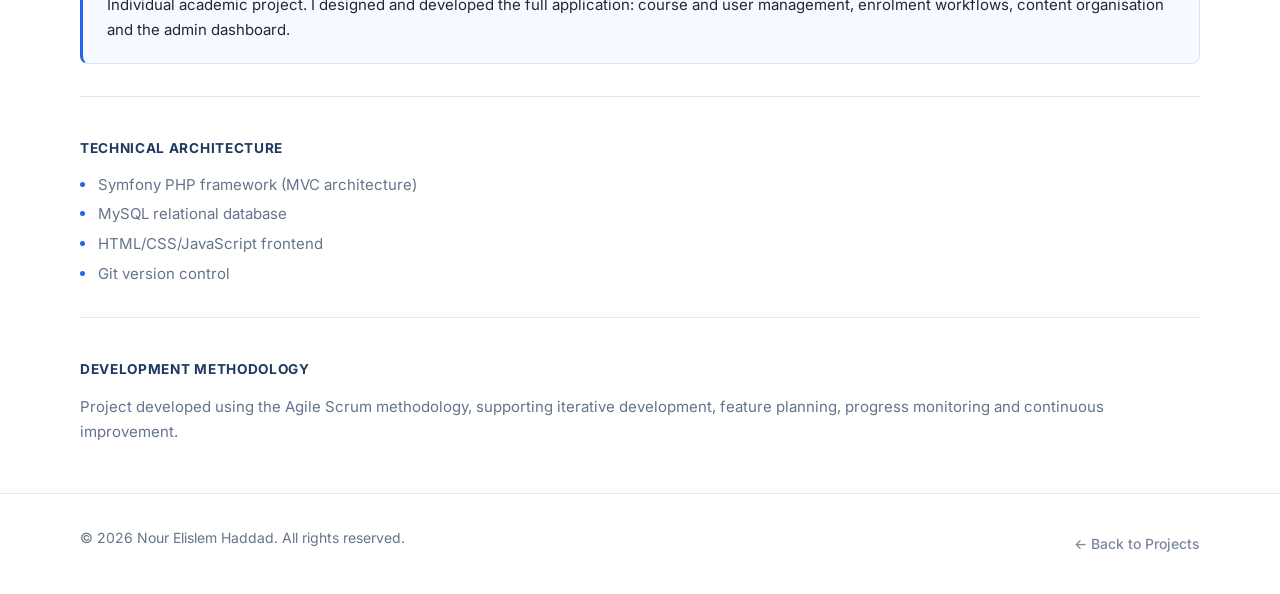
<file: projects/elearning.html>
<!DOCTYPE html>
<html lang="en">
<head>
    <meta charset="UTF-8">
    <meta name="viewport" content="width=device-width, initial-scale=1.0">
    <meta name="description" content="E-Learning Platform — Web-Based Learning Management System. Individual academic project by Nour Elislem Haddad at ESPRIT.">
    <title>E-Learning Platform | Nour Elislem Haddad</title>
    <link rel="preconnect" href="https://fonts.googleapis.com">
    <link rel="preconnect" href="https://fonts.gstatic.com" crossorigin>
    <link href="https://fonts.googleapis.com/css2?family=Inter:wght@400;500;600;700&display=swap" rel="stylesheet">
    <link rel="stylesheet" href="../style.css">
</head>
<body data-page="project">
    <a class="skip-link" href="#main">Skip to main content</a>

    <header class="site-header">
        <div class="header-inner">
            <a href="../index.html" class="back-btn" data-i18n="pages.backToPortfolio">Back to Portfolio</a>
            <nav class="site-nav" style="width:auto; justify-content:flex-end;">
                <div class="lang-switch" role="group" aria-label="Language">
                    <button type="button" class="lang-btn" data-lang="fr" aria-pressed="false">FR</button>
                    <span class="lang-divider" aria-hidden="true">|</span>
                    <button type="button" class="lang-btn is-active" data-lang="en" aria-pressed="true">EN</button>
                </div>
            </nav>
        </div>
    </header>

    <main id="main">
        <div class="container">

            <!-- PROJECT HEADER -->
            <div class="project-page-header">
                <p class="project-page-breadcrumb">
                    <a href="../index.html#projects" data-i18n="pages.projects">Projects</a>
                    <span aria-hidden="true">›</span>
                    <span data-i18n="projectPages.elearning.title">E-Learning Platform</span>
                </p>
                <div class="project-page-meta">
                    <span class="project-page-year">2024</span>
                    <span aria-hidden="true">·</span>
                    <span class="project-page-type" data-i18n="projectPages.elearning.type">Individual Academic Project — ESPRIT</span>
                </div>
                <h1 class="project-page-title" data-i18n="projectPages.elearning.title">E-Learning Platform</h1>
                <p class="project-page-subtitle" data-i18n="projectPages.elearning.subtitle">Web-Based Learning Management System</p>
                <div class="project-page-methodology">
                    <strong data-i18n="pages.methodologySection">Methodology</strong>:&nbsp;<span data-i18n="projectPages.elearning.methodology">Agile Scrum</span>
                </div>
            </div>

            <!-- BODY -->
            <div class="project-page-body">
                <div class="project-page-grid">

                    <!-- SIDEBAR -->
                    <aside class="project-page-sidebar">
                        <div class="sidebar-card">
                            <h3 data-i18n="pages.stackSection">Technology Stack</h3>
                            <div class="stack-tags">
                                <span class="stack-tag">Symfony</span>
                                <span class="stack-tag">PHP</span>
                                <span class="stack-tag">MySQL</span>
                                <span class="stack-tag">Git</span>
                            </div>
                        </div>
                        <div class="sidebar-card">
                            <h3 data-i18n="pages.projectInfo">Project Information</h3>
                            <div class="sidebar-institution">
                                <img src="../assets/images/Logo_ESPRIT_Ariana.jpg" alt="ESPRIT" class="sidebar-logo" loading="lazy">
                                <div class="sidebar-info-text">
                                    <p>2024 · ESPRIT</p>
                                    <p data-i18n="projectPages.elearning.type">Individual Academic Project</p>
                                    <p data-i18n="projectPages.elearning.methodology">Agile Scrum</p>
                                </div>
                            </div>
                        </div>
                    </aside>

                    <!-- MAIN CONTENT -->
                    <div class="project-page-main">

                        <!-- NO MEDIA NOTICE -->
                        <div class="project-section">
                            <p class="project-no-media" data-i18n="projectPages.elearning.noMedia">No demonstration video or screenshots are available for this project. The application was a complete and functional academic deliverable.</p>
                        </div>

                        <!-- OVERVIEW -->
                        <div class="project-section">
                            <h2 data-i18n="pages.overview">Project Overview</h2>
                            <p data-i18n="projectPages.elearning.overview">Development of a web-based learning management platform supporting course organisation, user management and essential e-learning functionalities.</p>
                        </div>

                        <!-- PROBLEM -->
                        <div class="project-section">
                            <h2 data-i18n="pages.problem">Problem Statement</h2>
                            <p data-i18n="projectPages.elearning.problem">A need for a structured and functional LMS enabling educators to manage courses and students to access learning content through a clean web interface.</p>
                        </div>

                        <!-- SOLUTION -->
                        <div class="project-section">
                            <h2 data-i18n="pages.solution">Proposed Solution</h2>
                            <p data-i18n="projectPages.elearning.solution">A Symfony-based MVC web application providing complete course and user management, enrolment workflows and an administrative dashboard with a clean and functional interface.</p>
                        </div>

                        <!-- FEATURES -->
                        <div class="project-section">
                            <h2 data-i18n="pages.features">Main Features</h2>
                            <ul data-i18n="projectPages.elearning.features"></ul>
                        </div>

                        <!-- CONTRIBUTION -->
                        <div class="project-section">
                            <h2 data-i18n="pages.contribution">My Contribution</h2>
                            <div class="project-contribution-box">
                                <p data-i18n="projectPages.elearning.contribution">Individual academic project. I designed and developed the full application: course and user management, enrolment workflows and the admin dashboard.</p>
                            </div>
                        </div>

                        <!-- ARCHITECTURE -->
                        <div class="project-section">
                            <h2 data-i18n="pages.architecture">Technical Architecture</h2>
                            <ul data-i18n="projectPages.elearning.architecture"></ul>
                        </div>

                        <!-- METHODOLOGY -->
                        <div class="project-section">
                            <h2 data-i18n="pages.methodologySection">Development Methodology</h2>
                            <p data-i18n="projectPages.elearning.methodologyDesc">Project developed using the Agile Scrum methodology, supporting iterative development, feature planning, progress monitoring and continuous improvement.</p>
                        </div>

                    </div>

                </div>
            </div>

        </div>
    </main>

    <footer class="site-footer">
        <div class="container footer-inner">
            <p>&copy; <span id="year"></span> Nour Elislem Haddad. <span data-i18n="footer.rights">All rights reserved.</span></p>
            <p class="footer-muted"><a href="../index.html#projects" class="back-btn" data-i18n="pages.backToProjects">← Back to Projects</a></p>
        </div>
    </footer>

    <script src="../script.js"></script>
</body>
</html>
</file>
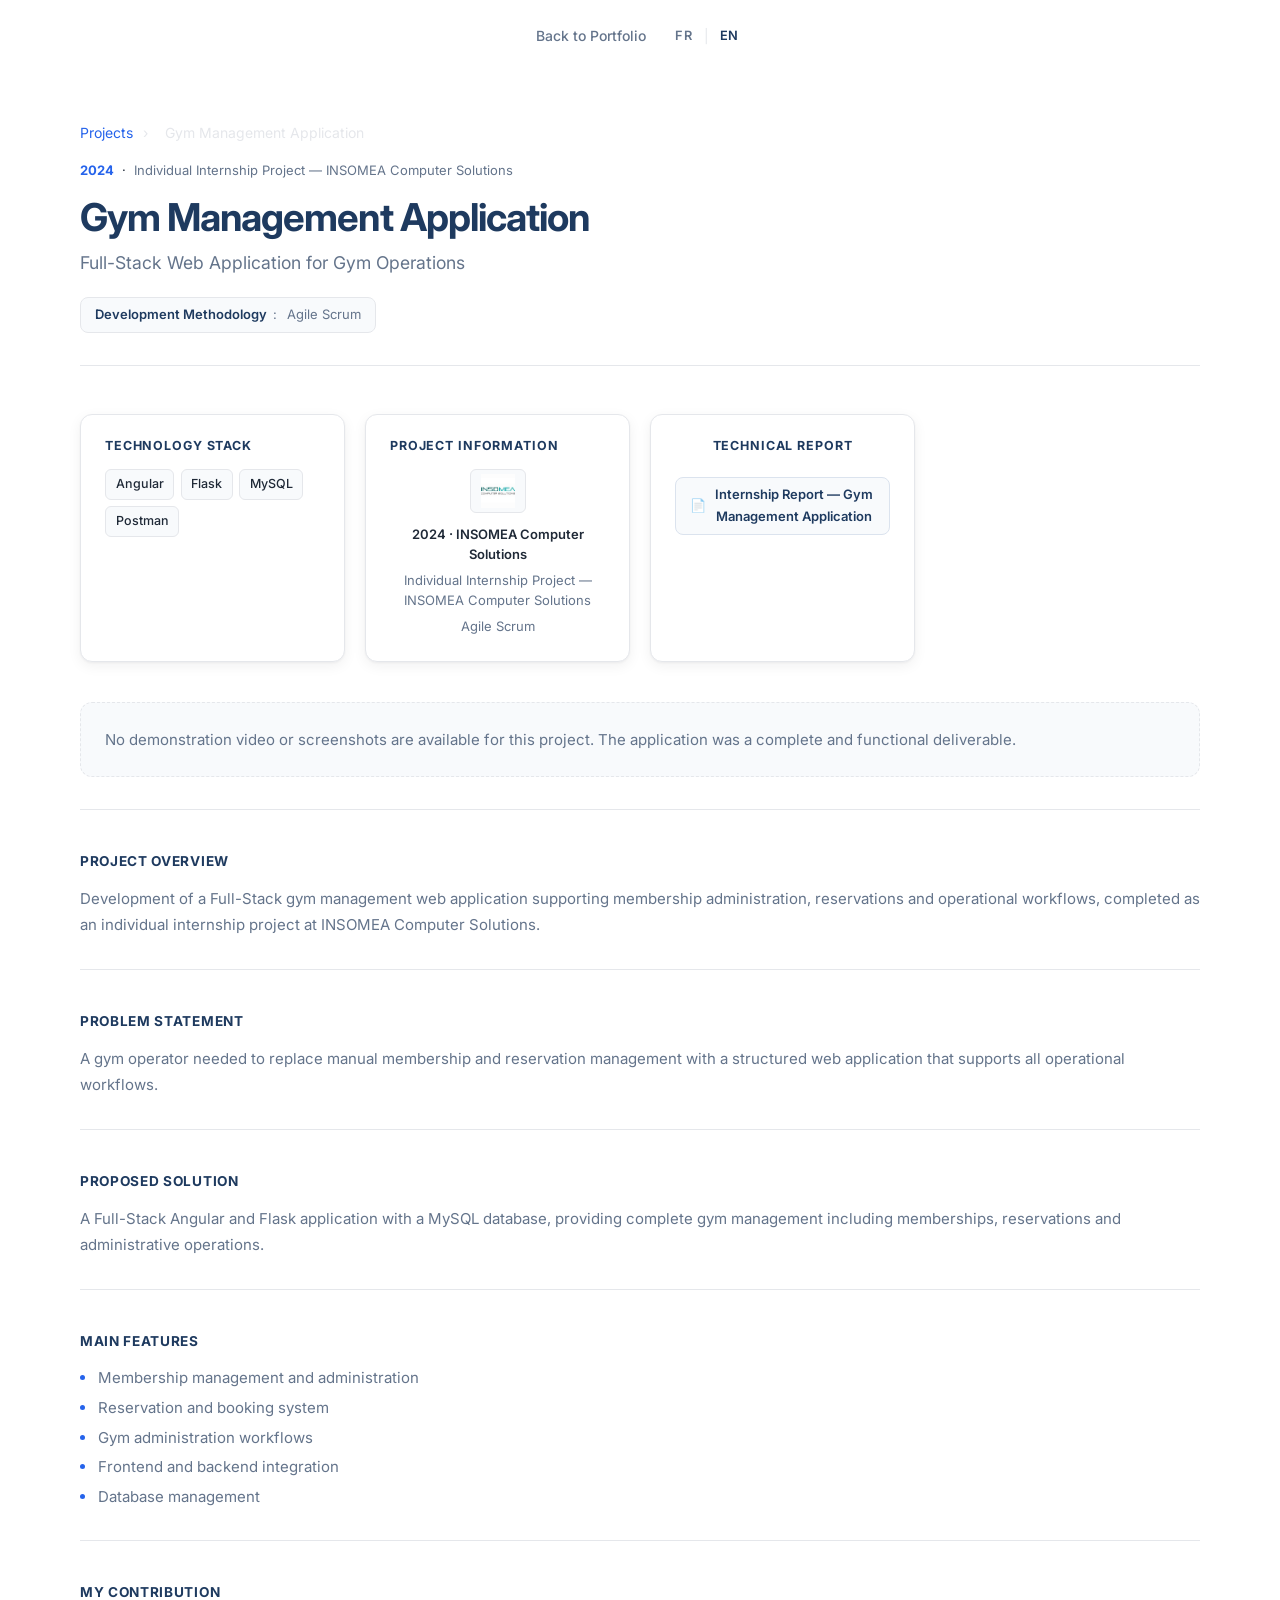
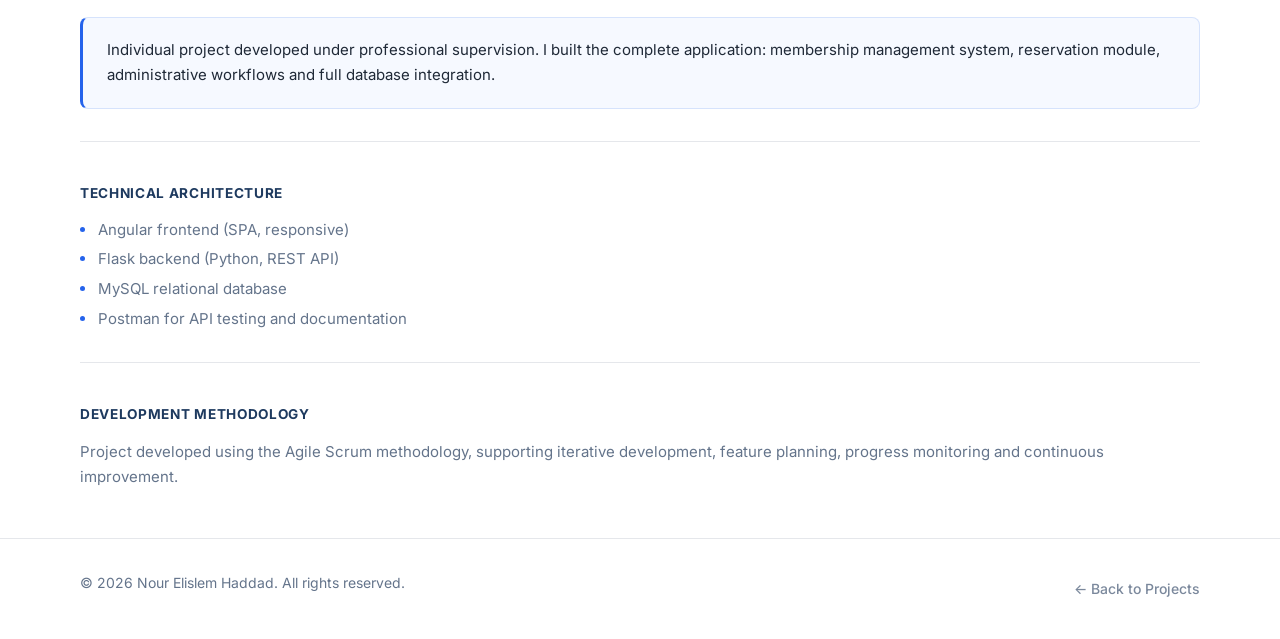
<file: projects/gym-management.html>
<!DOCTYPE html>
<html lang="en">
<head>
    <meta charset="UTF-8">
    <meta name="viewport" content="width=device-width, initial-scale=1.0">
    <meta name="description" content="Gym Management Application — Full-Stack web application for gym operations. Individual internship project by Nour Elislem Haddad at INSOMEA Computer Solutions.">
    <title>Gym Management Application | Nour Elislem Haddad</title>
    <link rel="preconnect" href="https://fonts.googleapis.com">
    <link rel="preconnect" href="https://fonts.gstatic.com" crossorigin>
    <link href="https://fonts.googleapis.com/css2?family=Inter:wght@400;500;600;700&display=swap" rel="stylesheet">
    <link rel="stylesheet" href="../style.css">
</head>
<body data-page="project">
    <a class="skip-link" href="#main">Skip to main content</a>

    <header class="site-header">
        <div class="header-inner">
            <a href="../index.html" class="back-btn" data-i18n="pages.backToPortfolio">Back to Portfolio</a>
            <nav class="site-nav" style="width:auto; justify-content:flex-end;">
                <div class="lang-switch" role="group" aria-label="Language">
                    <button type="button" class="lang-btn" data-lang="fr" aria-pressed="false">FR</button>
                    <span class="lang-divider" aria-hidden="true">|</span>
                    <button type="button" class="lang-btn is-active" data-lang="en" aria-pressed="true">EN</button>
                </div>
            </nav>
        </div>
    </header>

    <main id="main">
        <div class="container">

            <!-- PROJECT HEADER -->
            <div class="project-page-header">
                <p class="project-page-breadcrumb">
                    <a href="../index.html#projects" data-i18n="pages.projects">Projects</a>
                    <span aria-hidden="true">›</span>
                    <span data-i18n="projectPages.gym.title">Gym Management Application</span>
                </p>
                <div class="project-page-meta">
                    <span class="project-page-year">2024</span>
                    <span aria-hidden="true">·</span>
                    <span class="project-page-type" data-i18n="projectPages.gym.type">Individual Internship Project — INSOMEA Computer Solutions</span>
                </div>
                <h1 class="project-page-title" data-i18n="projectPages.gym.title">Gym Management Application</h1>
                <p class="project-page-subtitle" data-i18n="projectPages.gym.subtitle">Full-Stack Web Application for Gym Operations</p>
                <div class="project-page-methodology">
                    <strong data-i18n="pages.methodologySection">Methodology</strong>:&nbsp;<span data-i18n="projectPages.gym.methodology">Agile Scrum</span>
                </div>
            </div>

            <!-- BODY -->
            <div class="project-page-body">
                <div class="project-page-grid">

                    <!-- SIDEBAR -->
                    <aside class="project-page-sidebar">
                        <div class="sidebar-card">
                            <h3 data-i18n="pages.stackSection">Technology Stack</h3>
                            <div class="stack-tags">
                                <span class="stack-tag">Angular</span>
                                <span class="stack-tag">Flask</span>
                                <span class="stack-tag">MySQL</span>
                                <span class="stack-tag">Postman</span>
                            </div>
                        </div>
                        <div class="sidebar-card">
                            <h3 data-i18n="pages.projectInfo">Project Information</h3>
                            <div class="sidebar-institution">
                                <img src="../assets/images/imageinsomea.jpg" alt="INSOMEA Computer Solutions" class="sidebar-logo" loading="lazy">
                                <div class="sidebar-info-text">
                                    <p>2024 · INSOMEA Computer Solutions</p>
                                    <p data-i18n="projectPages.gym.type">Individual Internship Project</p>
                                    <p data-i18n="projectPages.gym.methodology">Agile Scrum</p>
                                </div>
                            </div>
                        </div>
                        <div class="sidebar-card sidebar-card--centered">
                            <h3 data-i18n="pages.technicalReport">Technical Report</h3>
                            <div class="report-link-wrap">
                                <a href="../assets/images/Rapport_de_Stage_3eme_Annee_Nour_Elislem_Haddad.pdf"
                                   target="_blank" rel="noopener noreferrer"
                                   class="report-link">
                                    <span aria-hidden="true">📄</span>
                                    <span data-i18n="pages.gymReportTitle">Internship Report — Gym Management Application</span>
                                </a>
                            </div>
                        </div>
                    </aside>

                    <!-- MAIN CONTENT -->
                    <div class="project-page-main">

                        <!-- NO MEDIA NOTICE -->
                        <div class="project-section">
                            <p class="project-no-media" data-i18n="projectPages.gym.noMedia">No demonstration video or screenshots are available for this project. The application was a complete and functional deliverable.</p>
                        </div>

                        <!-- OVERVIEW -->
                        <div class="project-section">
                            <h2 data-i18n="pages.overview">Project Overview</h2>
                            <p data-i18n="projectPages.gym.overview">Development of a Full-Stack gym management web application supporting membership administration, reservations and operational workflows.</p>
                        </div>

                        <!-- PROBLEM -->
                        <div class="project-section">
                            <h2 data-i18n="pages.problem">Problem Statement</h2>
                            <p data-i18n="projectPages.gym.problem">A gym operator needed to replace manual membership and reservation management with a structured web application that supports all operational workflows.</p>
                        </div>

                        <!-- SOLUTION -->
                        <div class="project-section">
                            <h2 data-i18n="pages.solution">Proposed Solution</h2>
                            <p data-i18n="projectPages.gym.solution">A Full-Stack Angular and Flask application with a MySQL database, providing complete gym management including memberships, reservations and administrative operations.</p>
                        </div>

                        <!-- FEATURES -->
                        <div class="project-section">
                            <h2 data-i18n="pages.features">Main Features</h2>
                            <ul data-i18n="projectPages.gym.features"></ul>
                        </div>

                        <!-- CONTRIBUTION -->
                        <div class="project-section">
                            <h2 data-i18n="pages.contribution">My Contribution</h2>
                            <div class="project-contribution-box">
                                <p data-i18n="projectPages.gym.contribution">Individual project developed under professional supervision. I built the complete application: membership management system, reservation module, administrative workflows and full database integration.</p>
                            </div>
                        </div>

                        <!-- ARCHITECTURE -->
                        <div class="project-section">
                            <h2 data-i18n="pages.architecture">Technical Architecture</h2>
                            <ul data-i18n="projectPages.gym.architecture"></ul>
                        </div>

                        <!-- METHODOLOGY -->
                        <div class="project-section">
                            <h2 data-i18n="pages.methodologySection">Development Methodology</h2>
                            <p data-i18n="projectPages.gym.methodologyDesc">Project developed using the Agile Scrum methodology, supporting iterative development, feature planning, progress monitoring and continuous improvement.</p>
                        </div>

                    </div>

                </div>
            </div>

        </div>
    </main>

    <footer class="site-footer">
        <div class="container footer-inner">
            <p>&copy; <span id="year"></span> Nour Elislem Haddad. <span data-i18n="footer.rights">All rights reserved.</span></p>
            <p class="footer-muted"><a href="../index.html#projects" class="back-btn" data-i18n="pages.backToProjects">← Back to Projects</a></p>
        </div>
    </footer>

    <script src="../script.js"></script>
</body>
</html>
</file>
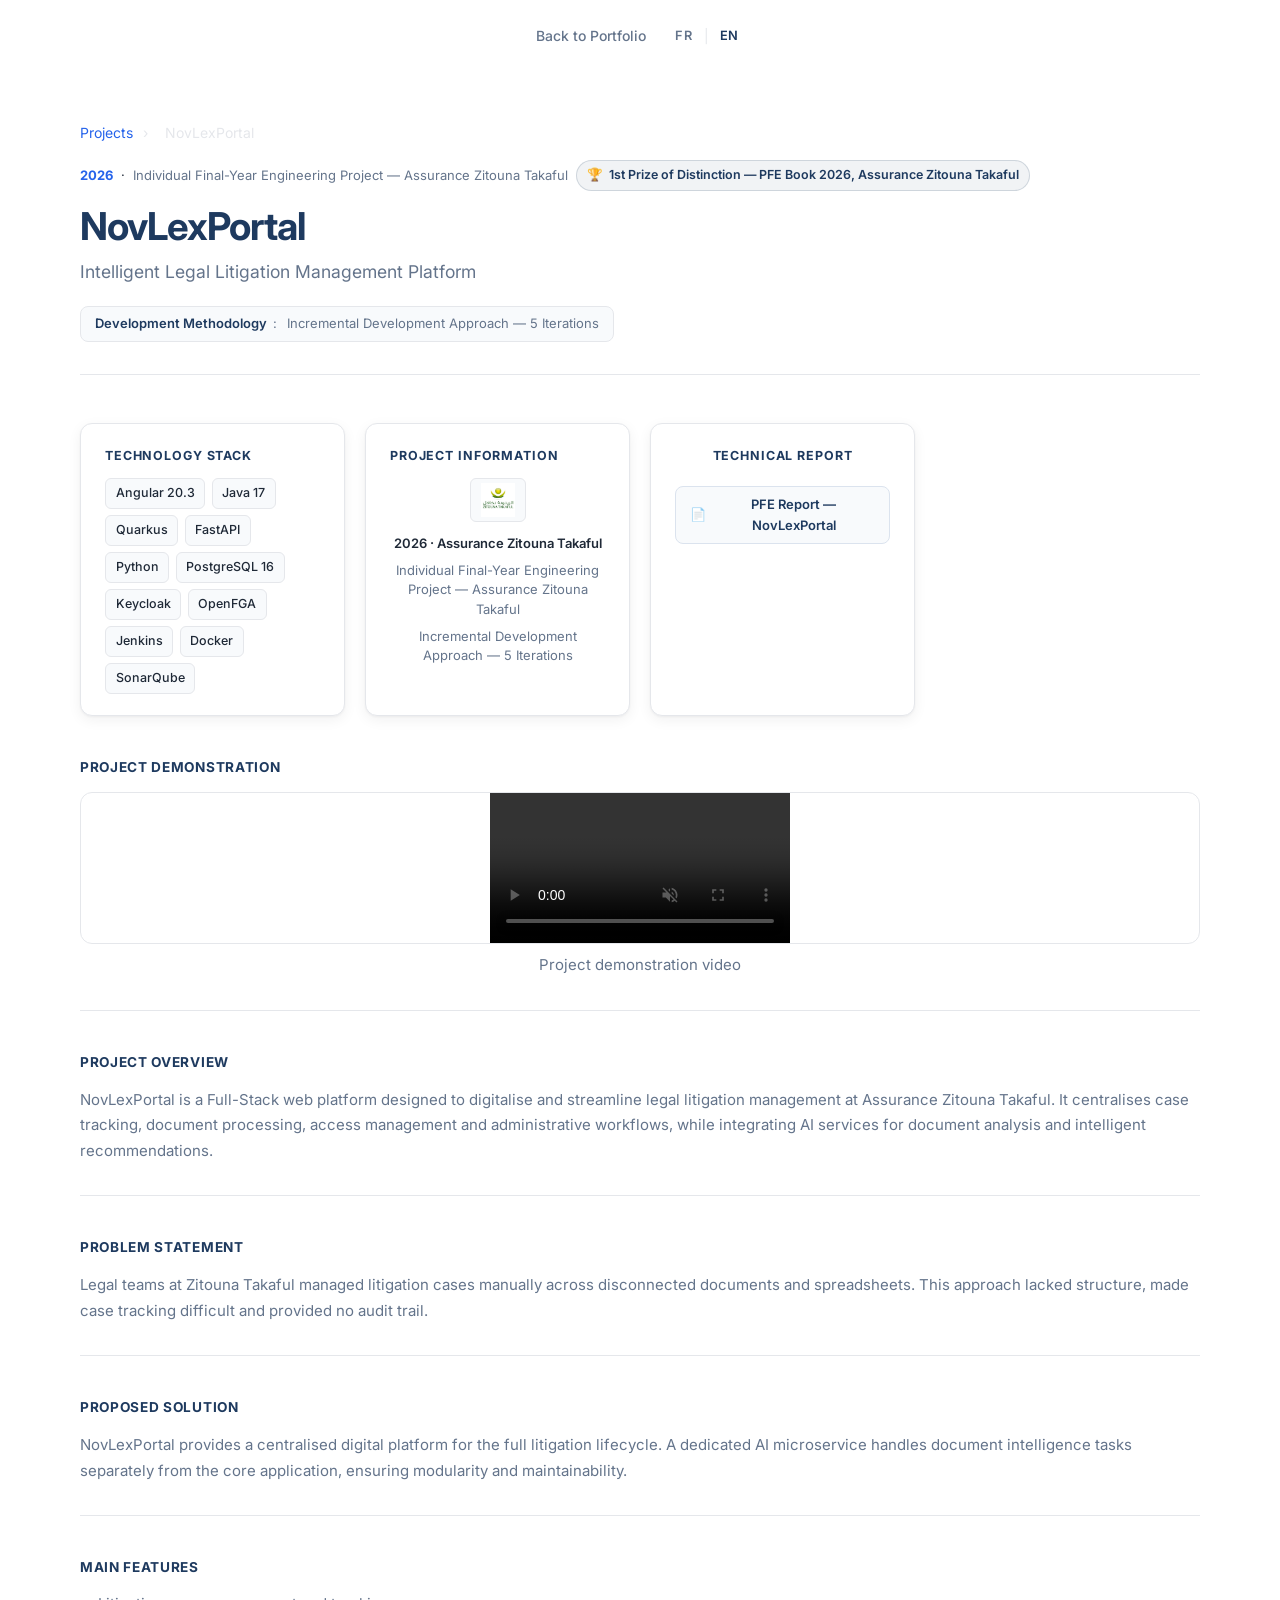
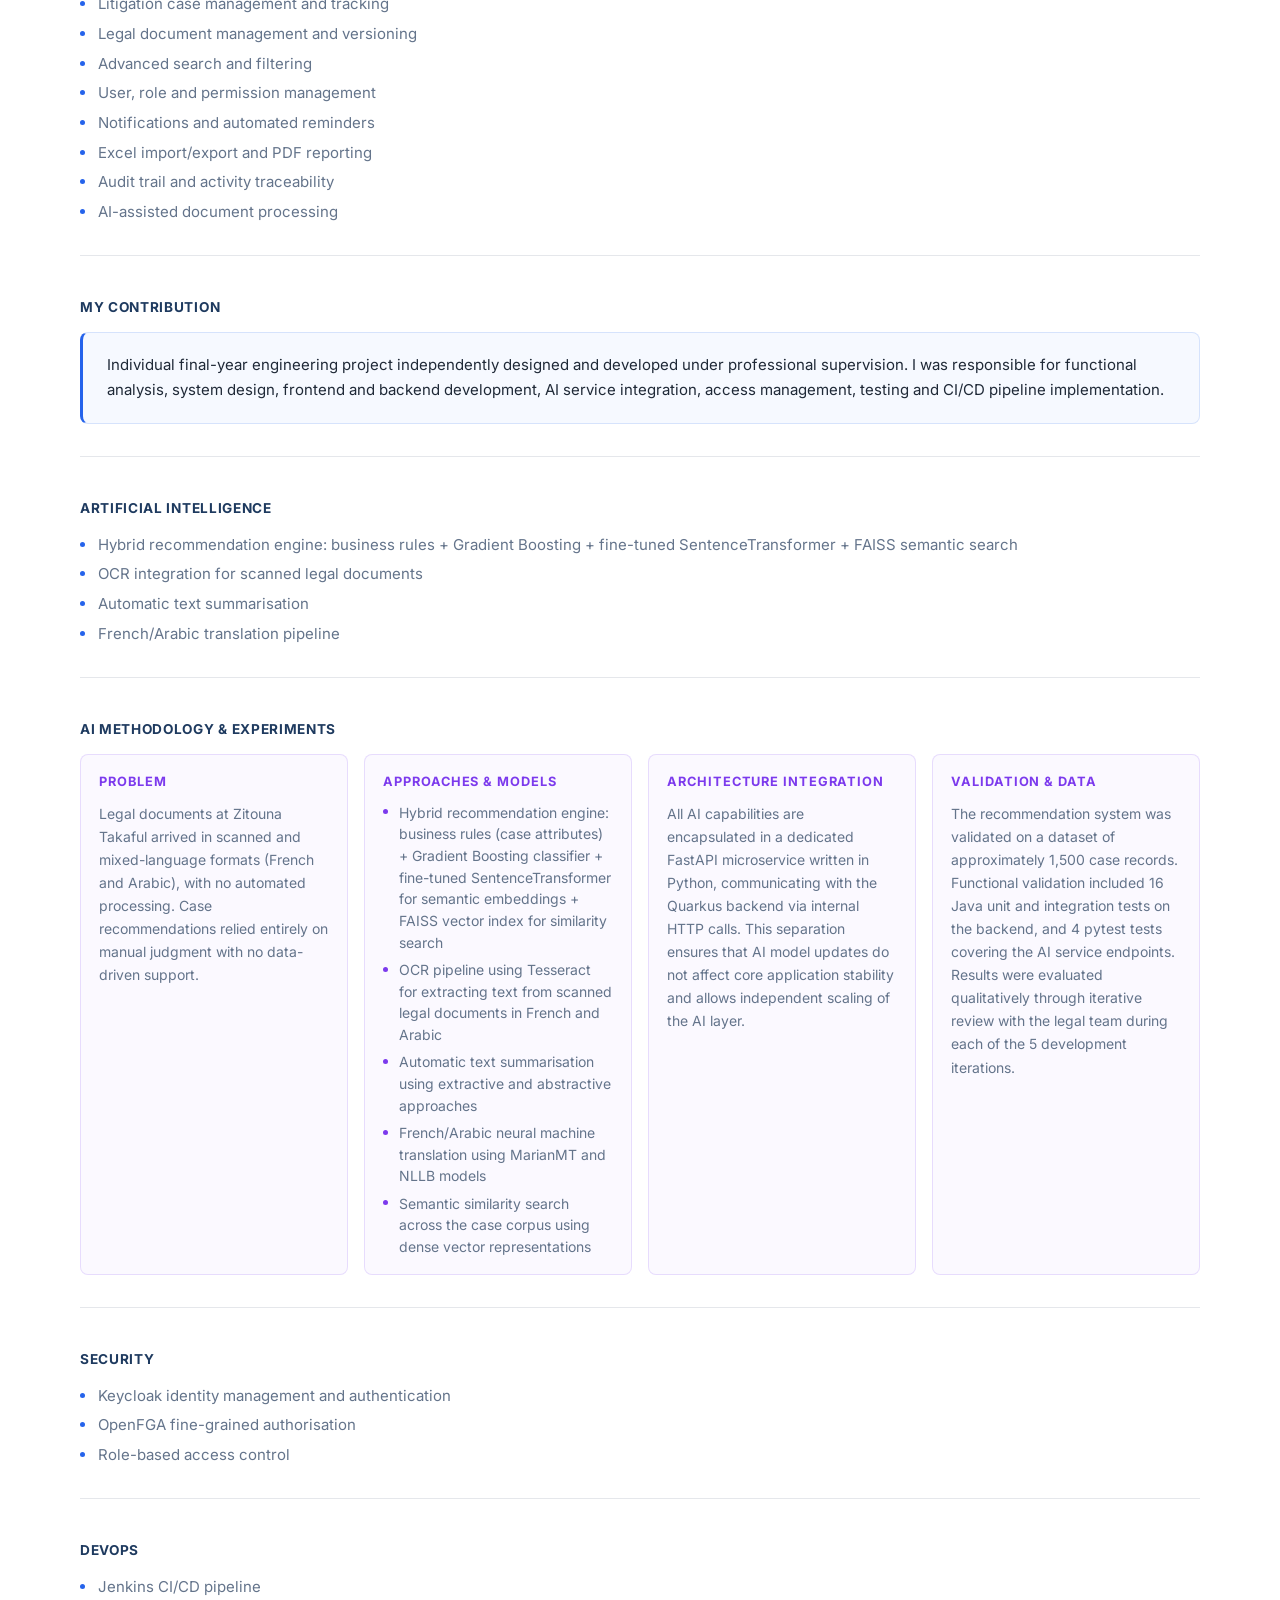
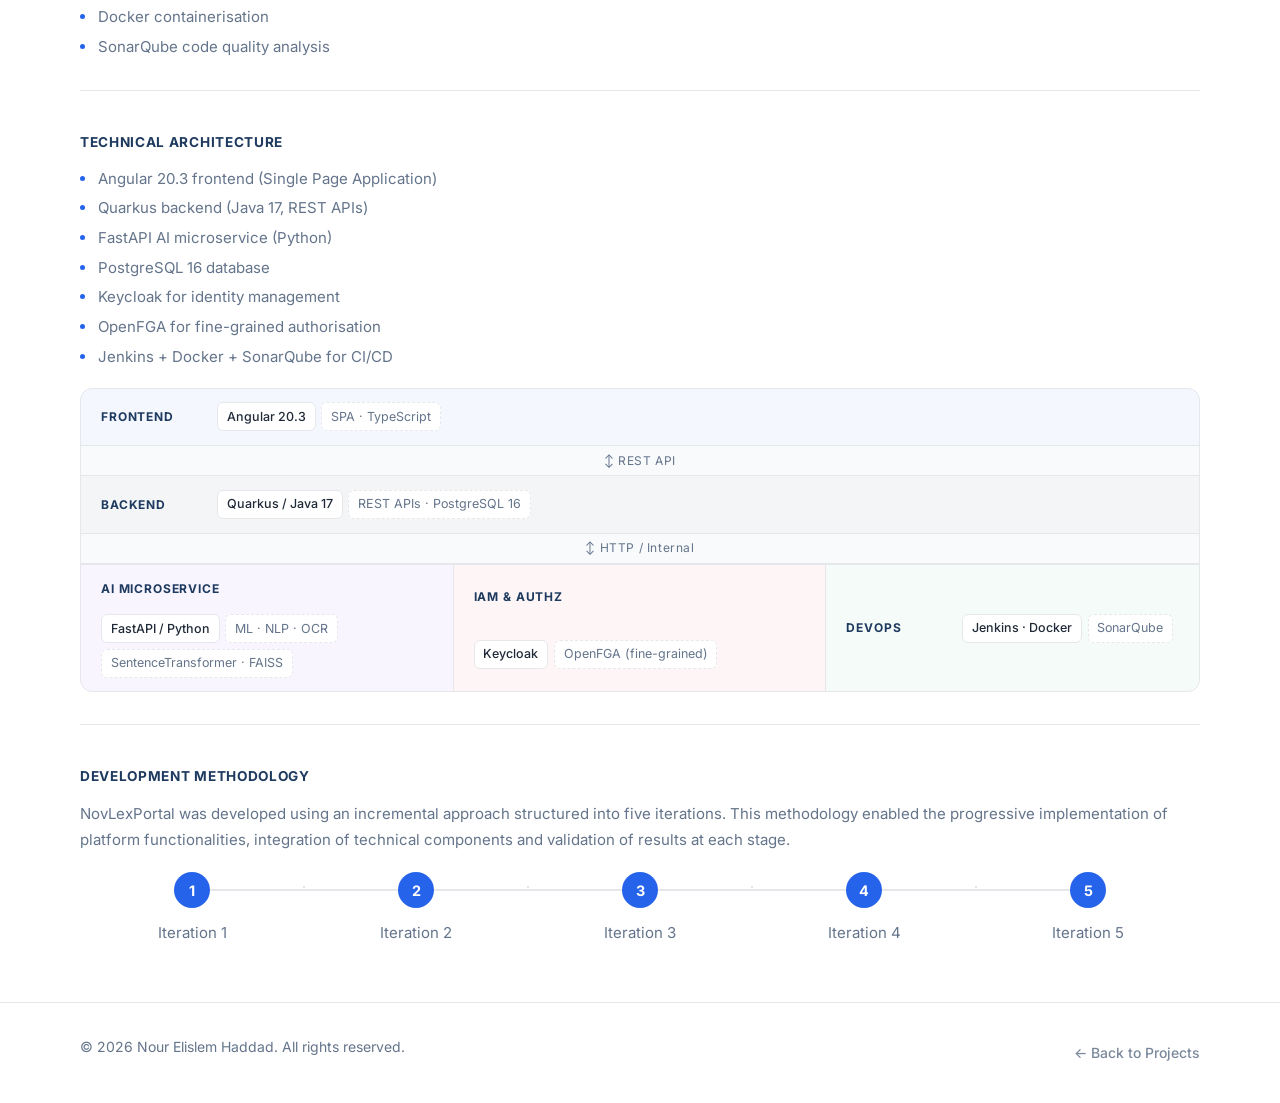
<file: projects/novlexportal.html>
<!DOCTYPE html>
<html lang="en">
<head>
    <meta charset="UTF-8">
    <meta name="viewport" content="width=device-width, initial-scale=1.0">
    <meta name="description" content="NovLexPortal — Intelligent Legal Litigation Management Platform. Final-Year Engineering Project by Nour Elislem Haddad.">
    <title>NovLexPortal | Nour Elislem Haddad</title>
    <link rel="preconnect" href="https://fonts.googleapis.com">
    <link rel="preconnect" href="https://fonts.gstatic.com" crossorigin>
    <link href="https://fonts.googleapis.com/css2?family=Inter:wght@400;500;600;700&display=swap" rel="stylesheet">
    <link rel="stylesheet" href="../style.css">
</head>
<body data-page="project">
    <a class="skip-link" href="#main">Skip to main content</a>

    <header class="site-header">
        <div class="header-inner">
            <a href="../index.html" class="back-btn" data-i18n="pages.backToPortfolio">Back to Portfolio</a>
            <nav class="site-nav" style="width:auto; justify-content:flex-end;">
                <div class="lang-switch" role="group" aria-label="Language">
                    <button type="button" class="lang-btn" data-lang="fr" aria-pressed="false">FR</button>
                    <span class="lang-divider" aria-hidden="true">|</span>
                    <button type="button" class="lang-btn is-active" data-lang="en" aria-pressed="true">EN</button>
                </div>
            </nav>
        </div>
    </header>

    <main id="main">
        <div class="container">

            <!-- PROJECT HEADER -->
            <div class="project-page-header">
                <p class="project-page-breadcrumb">
                    <a href="../index.html#projects" data-i18n="pages.projects">Projects</a>
                    <span aria-hidden="true">›</span>
                    <span data-i18n="projectPages.novlex.title">NovLexPortal</span>
                </p>
                <div class="project-page-meta">
                    <span class="project-page-year">2026</span>
                    <span aria-hidden="true">·</span>
                    <span class="project-page-type" data-i18n="projectPages.novlex.type">Individual Final-Year Engineering Project — Assurance Zitouna Takaful</span>
                    <span class="project-page-award">🏆 <span data-i18n="projectPages.novlex.award">1st Prize of Distinction — PFE Book 2026, Assurance Zitouna Takaful</span></span>
                </div>
                <h1 class="project-page-title" data-i18n="projectPages.novlex.title">NovLexPortal</h1>
                <p class="project-page-subtitle" data-i18n="projectPages.novlex.subtitle">Intelligent Legal Litigation Management Platform</p>
                <div class="project-page-methodology">
                    <strong data-i18n="pages.methodologySection">Methodology</strong>:&nbsp;<span data-i18n="projectPages.novlex.methodology">Incremental Development Approach — 5 Iterations</span>
                </div>
            </div>

            <!-- BODY -->
            <div class="project-page-body">
                <div class="project-page-grid">

                    <!-- SIDEBAR (shown first, as info cards row) -->
                    <aside class="project-page-sidebar">
                        <div class="sidebar-card">
                            <h3 data-i18n="pages.stackSection">Technology Stack</h3>
                            <div class="stack-tags">
                                <span class="stack-tag">Angular 20.3</span>
                                <span class="stack-tag">Java 17</span>
                                <span class="stack-tag">Quarkus</span>
                                <span class="stack-tag">FastAPI</span>
                                <span class="stack-tag">Python</span>
                                <span class="stack-tag">PostgreSQL 16</span>
                                <span class="stack-tag">Keycloak</span>
                                <span class="stack-tag">OpenFGA</span>
                                <span class="stack-tag">Jenkins</span>
                                <span class="stack-tag">Docker</span>
                                <span class="stack-tag">SonarQube</span>
                            </div>
                        </div>
                        <div class="sidebar-card">
                            <h3 data-i18n="pages.projectInfo">Project Information</h3>
                            <div class="sidebar-institution">
                                <img src="../assets/images/logozitouna.jpg" alt="Assurance Zitouna Takaful" class="sidebar-logo" loading="lazy">
                                <div class="sidebar-info-text">
                                    <p>2026 · Assurance Zitouna Takaful</p>
                                    <p data-i18n="projectPages.novlex.type">Individual Final-Year Engineering Project</p>
                                    <p data-i18n="projectPages.novlex.methodology">Incremental — 5 Iterations</p>
                                </div>
                            </div>
                        </div>
                        <div class="sidebar-card sidebar-card--centered">
                            <h3 data-i18n="pages.technicalReport">Technical Report</h3>
                            <div class="report-link-wrap">
                                <a href="../assets/images/Rapport_PFE_NovLexPortal_Nour_Elislem_Haddad.pdf"
                                   target="_blank" rel="noopener noreferrer"
                                   class="report-link">
                                    <span aria-hidden="true">📄</span>
                                    <span data-i18n="pages.pfeReportTitle">PFE Report — NovLexPortal</span>
                                </a>
                            </div>
                        </div>
                    </aside>

                    <!-- MAIN CONTENT -->
                    <div class="project-page-main">

                        <!-- VIDEO -->
                        <div class="project-section">
                            <h2 data-i18n="pages.demo">Project Demonstration</h2>
                            <div style="width:100%;border-radius:var(--radius-md);border:1px solid var(--color-border);">
                                <video controls playsinline preload="metadata" muted controlsList="novolume"
                                    style="display:block;max-width:100%;max-height:70vh;width:auto;height:auto;margin:0 auto;object-fit:contain;">
                                    <source src="../assets/videos/demonstration_Novlex_Portal.mp4" type="video/mp4">
                                </video>
                            </div>
                            <p class="project-page-video-caption" data-i18n="pages.videoCaption">Project demonstration video</p>
                        </div>

                        <!-- OVERVIEW -->
                        <div class="project-section">
                            <h2 data-i18n="pages.overview">Project Overview</h2>
                            <p data-i18n="projectPages.novlex.overview">NovLexPortal is a Full-Stack web platform designed to digitalise and streamline legal litigation management at Assurance Zitouna Takaful.</p>
                        </div>

                        <!-- PROBLEM -->
                        <div class="project-section">
                            <h2 data-i18n="pages.problem">Problem Statement</h2>
                            <p data-i18n="projectPages.novlex.problem">Legal teams at Zitouna Takaful managed litigation cases manually across disconnected documents and spreadsheets.</p>
                        </div>

                        <!-- SOLUTION -->
                        <div class="project-section">
                            <h2 data-i18n="pages.solution">Proposed Solution</h2>
                            <p data-i18n="projectPages.novlex.solution">NovLexPortal provides a centralised digital platform for the full litigation lifecycle.</p>
                        </div>

                        <!-- FEATURES -->
                        <div class="project-section">
                            <h2 data-i18n="pages.features">Main Features</h2>
                            <ul data-i18n="projectPages.novlex.features"></ul>
                        </div>

                        <!-- CONTRIBUTION -->
                        <div class="project-section">
                            <h2 data-i18n="pages.contribution">My Contribution</h2>
                            <div class="project-contribution-box">
                                <p data-i18n="projectPages.novlex.contribution">Individual final-year engineering project independently designed and developed under professional supervision.</p>
                            </div>
                        </div>

                        <!-- AI -->
                        <div class="project-section">
                            <h2 data-i18n="pages.aiSection">Artificial Intelligence</h2>
                            <ul data-i18n="projectPages.novlex.ai"></ul>
                        </div>

                        <!-- AI METHODOLOGY & EXPERIMENTS -->
                        <div class="project-section">
                            <h2 data-i18n="pages.aiMethodology">AI Methodology &amp; Experiments</h2>
                            <div class="ai-method-grid">
                                <div class="ai-method-block">
                                    <h3 class="ai-method-block__title" data-i18n="pages.aiProblem">Problem</h3>
                                    <p data-i18n="projectPages.novlex.aiMethodProblem"></p>
                                </div>
                                <div class="ai-method-block">
                                    <h3 class="ai-method-block__title" data-i18n="pages.aiApproaches">Approaches &amp; Models</h3>
                                    <ul data-i18n="projectPages.novlex.aiMethodApproaches"></ul>
                                </div>
                                <div class="ai-method-block">
                                    <h3 class="ai-method-block__title" data-i18n="pages.aiIntegration">Architecture Integration</h3>
                                    <p data-i18n="projectPages.novlex.aiMethodIntegration"></p>
                                </div>
                                <div class="ai-method-block">
                                    <h3 class="ai-method-block__title" data-i18n="pages.aiValidation">Validation &amp; Data</h3>
                                    <p data-i18n="projectPages.novlex.aiMethodValidation"></p>
                                </div>
                            </div>
                        </div>

                        <!-- SECURITY -->
                        <div class="project-section">
                            <h2 data-i18n="pages.securitySection">Security</h2>
                            <ul data-i18n="projectPages.novlex.security"></ul>
                        </div>

                        <!-- DEVOPS -->
                        <div class="project-section">
                            <h2 data-i18n="pages.devopsSection">DevOps</h2>
                            <ul data-i18n="projectPages.novlex.devops"></ul>
                        </div>

                        <!-- ARCHITECTURE -->
                        <div class="project-section">
                            <h2 data-i18n="pages.architecture">Technical Architecture</h2>
                            <ul data-i18n="projectPages.novlex.architecture"></ul>

                            <!-- Architecture diagram -->
                            <div class="arch-diagram" aria-label="NovLexPortal architecture diagram" role="img">
                                <div class="arch-layer arch-layer--frontend">
                                    <span class="arch-layer__label">Frontend</span>
                                    <div class="arch-layer__items">
                                        <span class="arch-tag">Angular 20.3</span>
                                        <span class="arch-tag arch-tag--sub">SPA · TypeScript</span>
                                    </div>
                                </div>
                                <div class="arch-arrow" aria-hidden="true">↕ REST API</div>
                                <div class="arch-layer arch-layer--backend">
                                    <span class="arch-layer__label">Backend</span>
                                    <div class="arch-layer__items">
                                        <span class="arch-tag">Quarkus / Java 17</span>
                                        <span class="arch-tag arch-tag--sub">REST APIs · PostgreSQL 16</span>
                                    </div>
                                </div>
                                <div class="arch-arrow" aria-hidden="true">↕ HTTP / Internal</div>
                                <div class="arch-cols">
                                    <div class="arch-layer arch-layer--ai">
                                        <span class="arch-layer__label">AI Microservice</span>
                                        <div class="arch-layer__items">
                                            <span class="arch-tag">FastAPI / Python</span>
                                            <span class="arch-tag arch-tag--sub">ML · NLP · OCR</span>
                                            <span class="arch-tag arch-tag--sub">SentenceTransformer · FAISS</span>
                                        </div>
                                    </div>
                                    <div class="arch-layer arch-layer--iam">
                                        <span class="arch-layer__label">IAM &amp; Authz</span>
                                        <div class="arch-layer__items">
                                            <span class="arch-tag">Keycloak</span>
                                            <span class="arch-tag arch-tag--sub">OpenFGA (fine-grained)</span>
                                        </div>
                                    </div>
                                    <div class="arch-layer arch-layer--devops">
                                        <span class="arch-layer__label">DevOps</span>
                                        <div class="arch-layer__items">
                                            <span class="arch-tag">Jenkins · Docker</span>
                                            <span class="arch-tag arch-tag--sub">SonarQube</span>
                                        </div>
                                    </div>
                                </div>
                            </div>
                        </div>

                        <!-- METHODOLOGY -->
                        <div class="project-section">
                            <h2 data-i18n="pages.methodologySection">Development Methodology</h2>
                            <p data-i18n="projectPages.novlex.methodologyDesc">NovLexPortal was developed using an incremental approach structured into five iterations.</p>
                            <div class="iterations-diagram" aria-label="5 iterations">
                                <div class="iteration-step">
                                    <div class="iteration-line"></div>
                                    <div class="iteration-dot">1</div>
                                    <p class="iteration-label" data-i18n="projectPages.novlex.iterations.i1">Iteration 1</p>
                                </div>
                                <div class="iteration-step">
                                    <div class="iteration-line"></div>
                                    <div class="iteration-dot">2</div>
                                    <p class="iteration-label" data-i18n="projectPages.novlex.iterations.i2">Iteration 2</p>
                                </div>
                                <div class="iteration-step">
                                    <div class="iteration-line"></div>
                                    <div class="iteration-dot">3</div>
                                    <p class="iteration-label" data-i18n="projectPages.novlex.iterations.i3">Iteration 3</p>
                                </div>
                                <div class="iteration-step">
                                    <div class="iteration-line"></div>
                                    <div class="iteration-dot">4</div>
                                    <p class="iteration-label" data-i18n="projectPages.novlex.iterations.i4">Iteration 4</p>
                                </div>
                                <div class="iteration-step">
                                    <div class="iteration-line"></div>
                                    <div class="iteration-dot">5</div>
                                    <p class="iteration-label" data-i18n="projectPages.novlex.iterations.i5">Iteration 5</p>
                                </div>
                            </div>
                        </div>

                    </div>

                </div>
            </div>

        </div>
    </main>

    <footer class="site-footer">
        <div class="container footer-inner">
            <p>&copy; <span id="year"></span> Nour Elislem Haddad. <span data-i18n="footer.rights">All rights reserved.</span></p>
            <p class="footer-muted"><a href="../index.html#projects" class="back-btn" data-i18n="pages.backToProjects">← Back to Projects</a></p>
        </div>
    </footer>

    <script src="../script.js"></script>
</body>
</html>
</file>
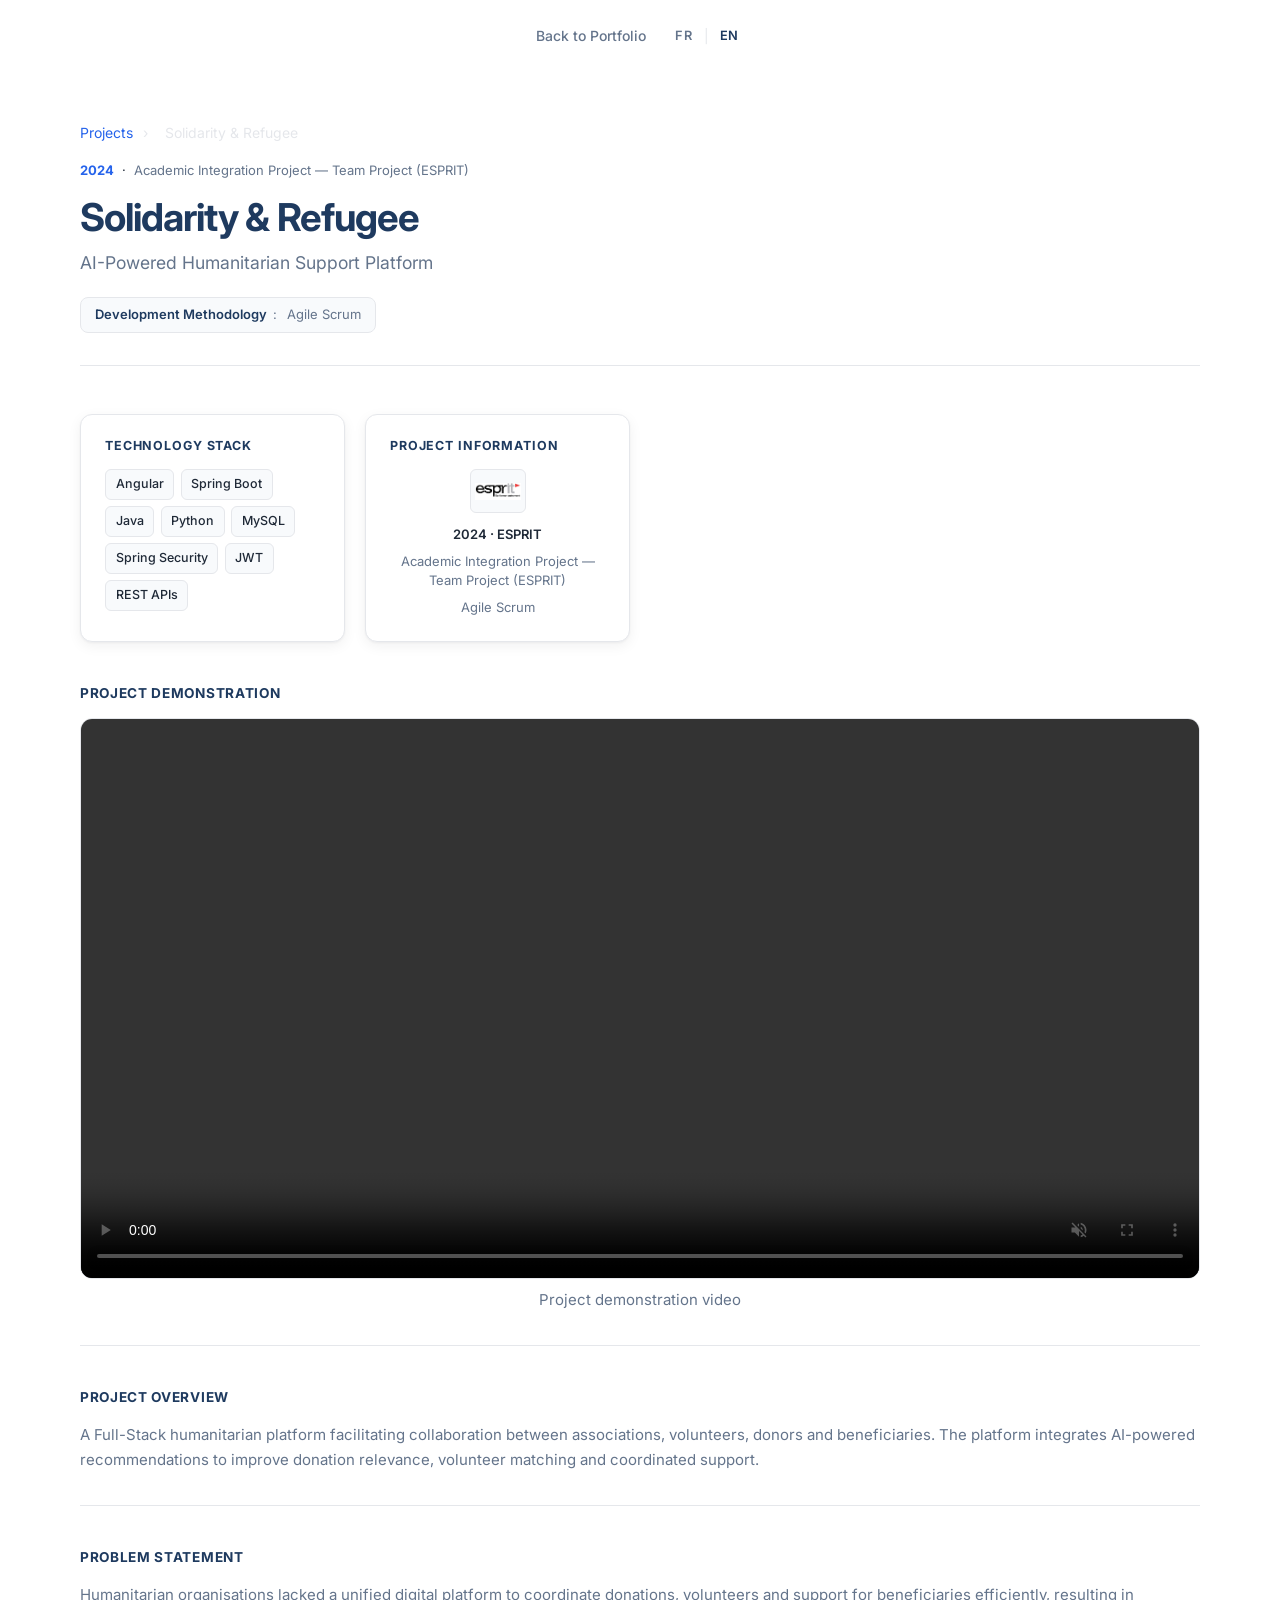
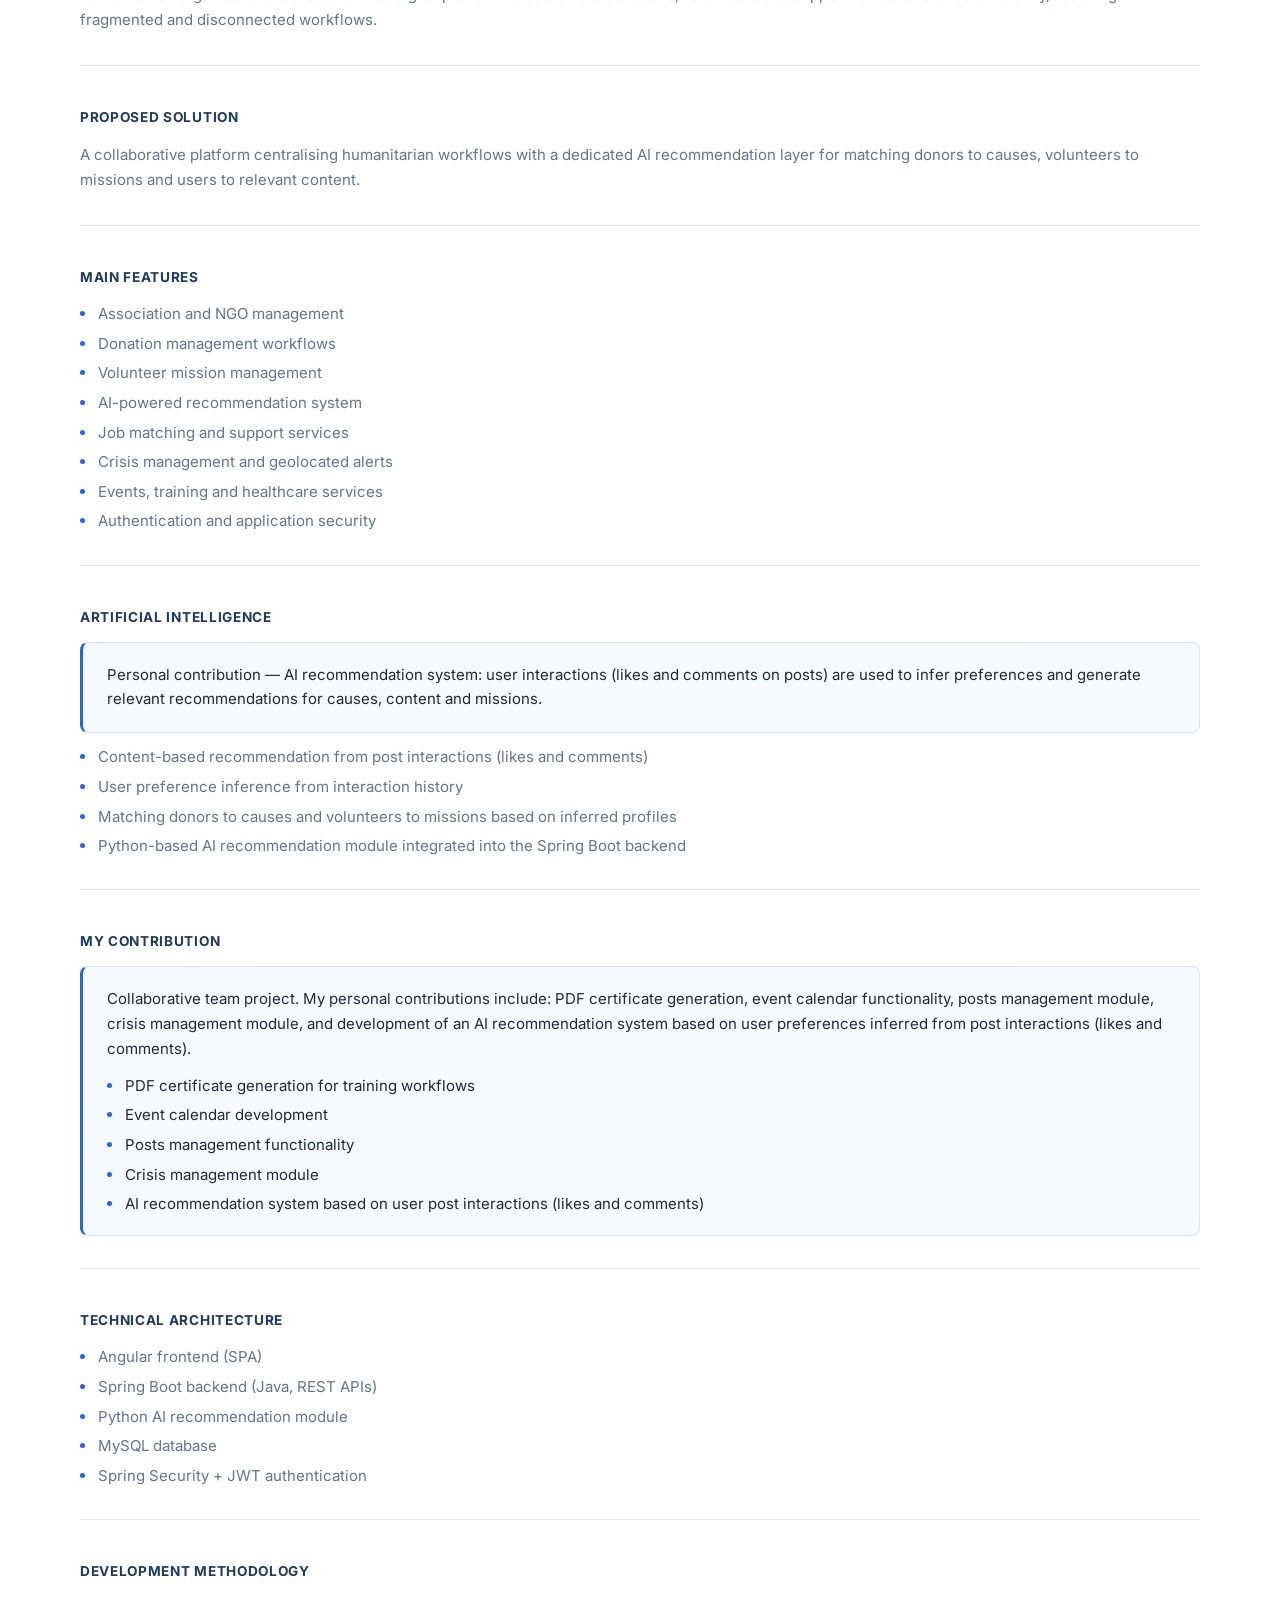
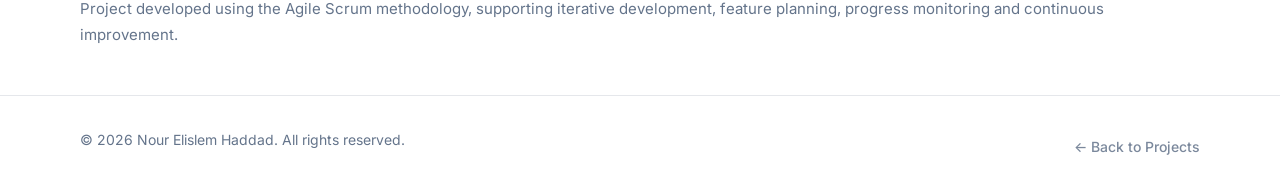
<file: projects/solidarity-refugee.html>
<!DOCTYPE html>
<html lang="en">
<head>
    <meta charset="UTF-8">
    <meta name="viewport" content="width=device-width, initial-scale=1.0">
    <meta name="description" content="Solidarity & Refugee — AI-Powered Humanitarian Support Platform. Academic team project by Nour Elislem Haddad at ESPRIT.">
    <title>Solidarity &amp; Refugee | Nour Elislem Haddad</title>
    <link rel="preconnect" href="https://fonts.googleapis.com">
    <link rel="preconnect" href="https://fonts.gstatic.com" crossorigin>
    <link href="https://fonts.googleapis.com/css2?family=Inter:wght@400;500;600;700&display=swap" rel="stylesheet">
    <link rel="stylesheet" href="../style.css">
</head>
<body data-page="project">
    <a class="skip-link" href="#main">Skip to main content</a>

    <header class="site-header">
        <div class="header-inner">
            <a href="../index.html" class="back-btn" data-i18n="pages.backToPortfolio">Back to Portfolio</a>
            <nav class="site-nav" style="width:auto; justify-content:flex-end;">
                <div class="lang-switch" role="group" aria-label="Language">
                    <button type="button" class="lang-btn" data-lang="fr" aria-pressed="false">FR</button>
                    <span class="lang-divider" aria-hidden="true">|</span>
                    <button type="button" class="lang-btn is-active" data-lang="en" aria-pressed="true">EN</button>
                </div>
            </nav>
        </div>
    </header>

    <main id="main">
        <div class="container">

            <!-- PROJECT HEADER -->
            <div class="project-page-header">
                <p class="project-page-breadcrumb">
                    <a href="../index.html#projects" data-i18n="pages.projects">Projects</a>
                    <span aria-hidden="true">›</span>
                    <span data-i18n="projectPages.charity.title">Solidarity &amp; Refugee</span>
                </p>
                <div class="project-page-meta">
                    <span class="project-page-year">2024</span>
                    <span aria-hidden="true">·</span>
                    <span class="project-page-type" data-i18n="projectPages.charity.type">Academic Integration Project — Team Project (ESPRIT)</span>
                </div>
                <h1 class="project-page-title" data-i18n="projectPages.charity.title">Solidarity &amp; Refugee</h1>
                <p class="project-page-subtitle" data-i18n="projectPages.charity.subtitle">AI-Powered Humanitarian Support Platform</p>
                <div class="project-page-methodology">
                    <strong data-i18n="pages.methodologySection">Methodology</strong>:&nbsp;<span data-i18n="projectPages.charity.methodology">Agile Scrum</span>
                </div>
            </div>

            <!-- BODY -->
            <div class="project-page-body">
                <div class="project-page-grid">

                    <!-- SIDEBAR -->
                    <aside class="project-page-sidebar">
                        <div class="sidebar-card">
                            <h3 data-i18n="pages.stackSection">Technology Stack</h3>
                            <div class="stack-tags">
                                <span class="stack-tag">Angular</span>
                                <span class="stack-tag">Spring Boot</span>
                                <span class="stack-tag">Java</span>
                                <span class="stack-tag">Python</span>
                                <span class="stack-tag">MySQL</span>
                                <span class="stack-tag">Spring Security</span>
                                <span class="stack-tag">JWT</span>
                                <span class="stack-tag">REST APIs</span>
                            </div>
                        </div>
                        <div class="sidebar-card">
                            <h3 data-i18n="pages.projectInfo">Project Information</h3>
                            <div class="sidebar-institution">
                                <img src="../assets/images/Logo_ESPRIT_Ariana.jpg" alt="ESPRIT" class="sidebar-logo" loading="lazy">
                                <div class="sidebar-info-text">
                                    <p>2024 · ESPRIT</p>
                                    <p data-i18n="projectPages.charity.type">Academic Integration Project — Team</p>
                                    <p data-i18n="projectPages.charity.methodology">Agile Scrum</p>
                                </div>
                            </div>
                        </div>
                    </aside>

                    <!-- MAIN CONTENT -->
                    <div class="project-page-main">

                        <!-- VIDEO -->
                        <div class="project-section">
                            <h2 data-i18n="pages.demo">Project Demonstration</h2>
                            <video class="project-page-video" controls playsinline preload="metadata" muted controlsList="novolume" style="display:block;width:100%;max-width:100%;height:auto;border-radius:var(--radius-md);border:1px solid var(--color-border);">
                                <source src="../assets/videos/Copie de Orange White Modern Pitch Deck Presentation.mp4" type="video/mp4">
                            </video>
                            <p class="project-page-video-caption" data-i18n="pages.videoCaption">Project demonstration video</p>
                        </div>

                        <!-- OVERVIEW -->
                        <div class="project-section">
                            <h2 data-i18n="pages.overview">Project Overview</h2>
                            <p data-i18n="projectPages.charity.overview">A Full-Stack humanitarian platform facilitating collaboration between associations, volunteers, donors and beneficiaries.</p>
                        </div>

                        <!-- PROBLEM -->
                        <div class="project-section">
                            <h2 data-i18n="pages.problem">Problem Statement</h2>
                            <p data-i18n="projectPages.charity.problem">Humanitarian organisations lacked a unified digital platform to coordinate donations, volunteers and support for beneficiaries efficiently.</p>
                        </div>

                        <!-- SOLUTION -->
                        <div class="project-section">
                            <h2 data-i18n="pages.solution">Proposed Solution</h2>
                            <p data-i18n="projectPages.charity.solution">A collaborative platform centralising humanitarian workflows with a dedicated AI recommendation layer.</p>
                        </div>

                        <!-- FEATURES -->
                        <div class="project-section">
                            <h2 data-i18n="pages.features">Main Features</h2>
                            <ul data-i18n="projectPages.charity.features"></ul>
                        </div>

                        <!-- AI FEATURES -->
                        <div class="project-section">
                            <h2 data-i18n="pages.aiSection">Artificial Intelligence</h2>
                            <div class="project-contribution-box" style="margin-bottom:0.75rem;">
                                <p data-i18n="projectPages.charity.aiNote"></p>
                            </div>
                            <ul data-i18n="projectPages.charity.aiItems"></ul>
                        </div>

                        <!-- CONTRIBUTION -->
                        <div class="project-section">
                            <h2 data-i18n="pages.contribution">My Contribution</h2>
                            <div class="project-contribution-box">
                                <p data-i18n="projectPages.charity.contribution">Collaborative team project. My personal contributions include PDF certificate generation, event calendar, posts management, crisis management module, and AI recommendation system.</p>
                                <ul data-i18n="projectPages.charity.personalContributions"></ul>
                            </div>
                        </div>

                        <!-- ARCHITECTURE -->
                        <div class="project-section">
                            <h2 data-i18n="pages.architecture">Technical Architecture</h2>
                            <ul data-i18n="projectPages.charity.architecture"></ul>
                        </div>

                        <!-- METHODOLOGY -->
                        <div class="project-section">
                            <h2 data-i18n="pages.methodologySection">Development Methodology</h2>
                            <p data-i18n="projectPages.charity.methodologyDesc">Project developed using the Agile Scrum methodology, supporting iterative development, feature planning, progress monitoring and continuous improvement.</p>
                        </div>

                    </div>

                </div>
            </div>

        </div>
    </main>

    <footer class="site-footer">
        <div class="container footer-inner">
            <p>&copy; <span id="year"></span> Nour Elislem Haddad. <span data-i18n="footer.rights">All rights reserved.</span></p>
            <p class="footer-muted"><a href="../index.html#projects" class="back-btn" data-i18n="pages.backToProjects">← Back to Projects</a></p>
        </div>
    </footer>

    <script src="../script.js"></script>
</body>
</html>
</file>
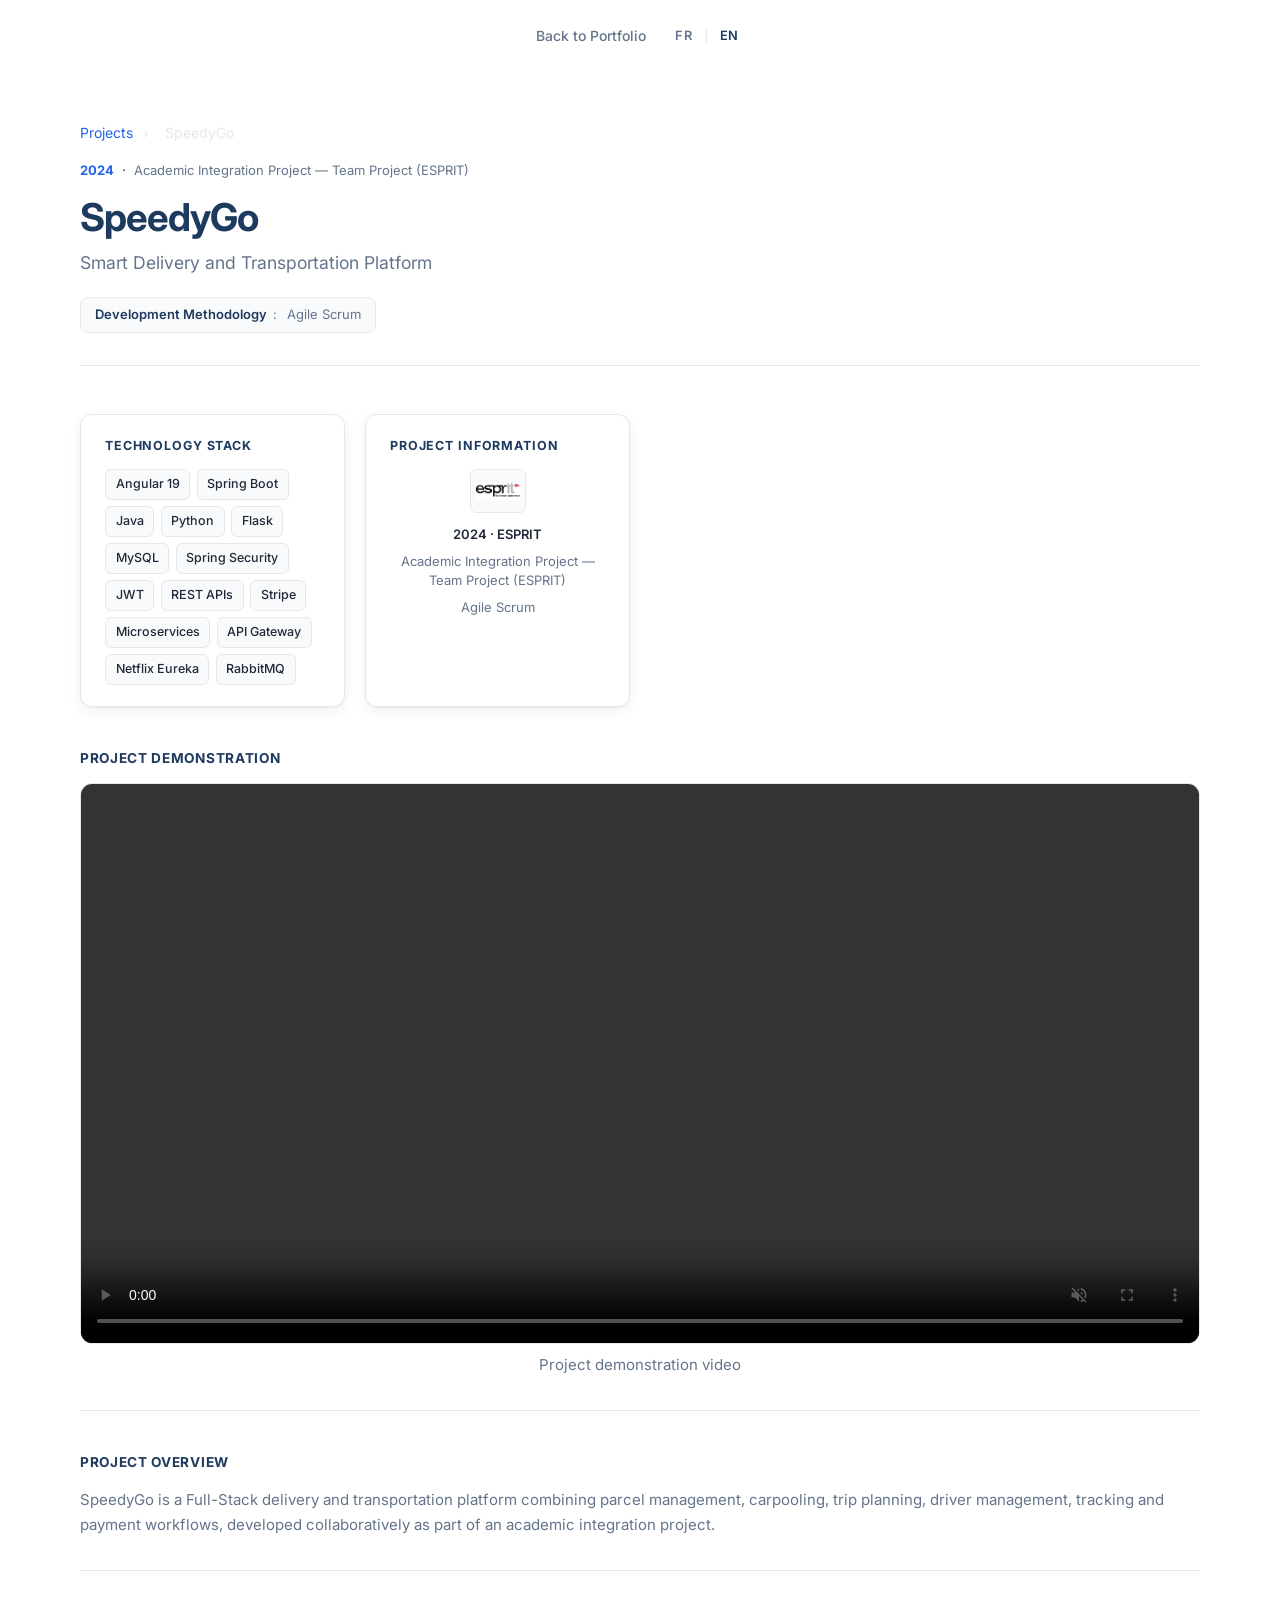
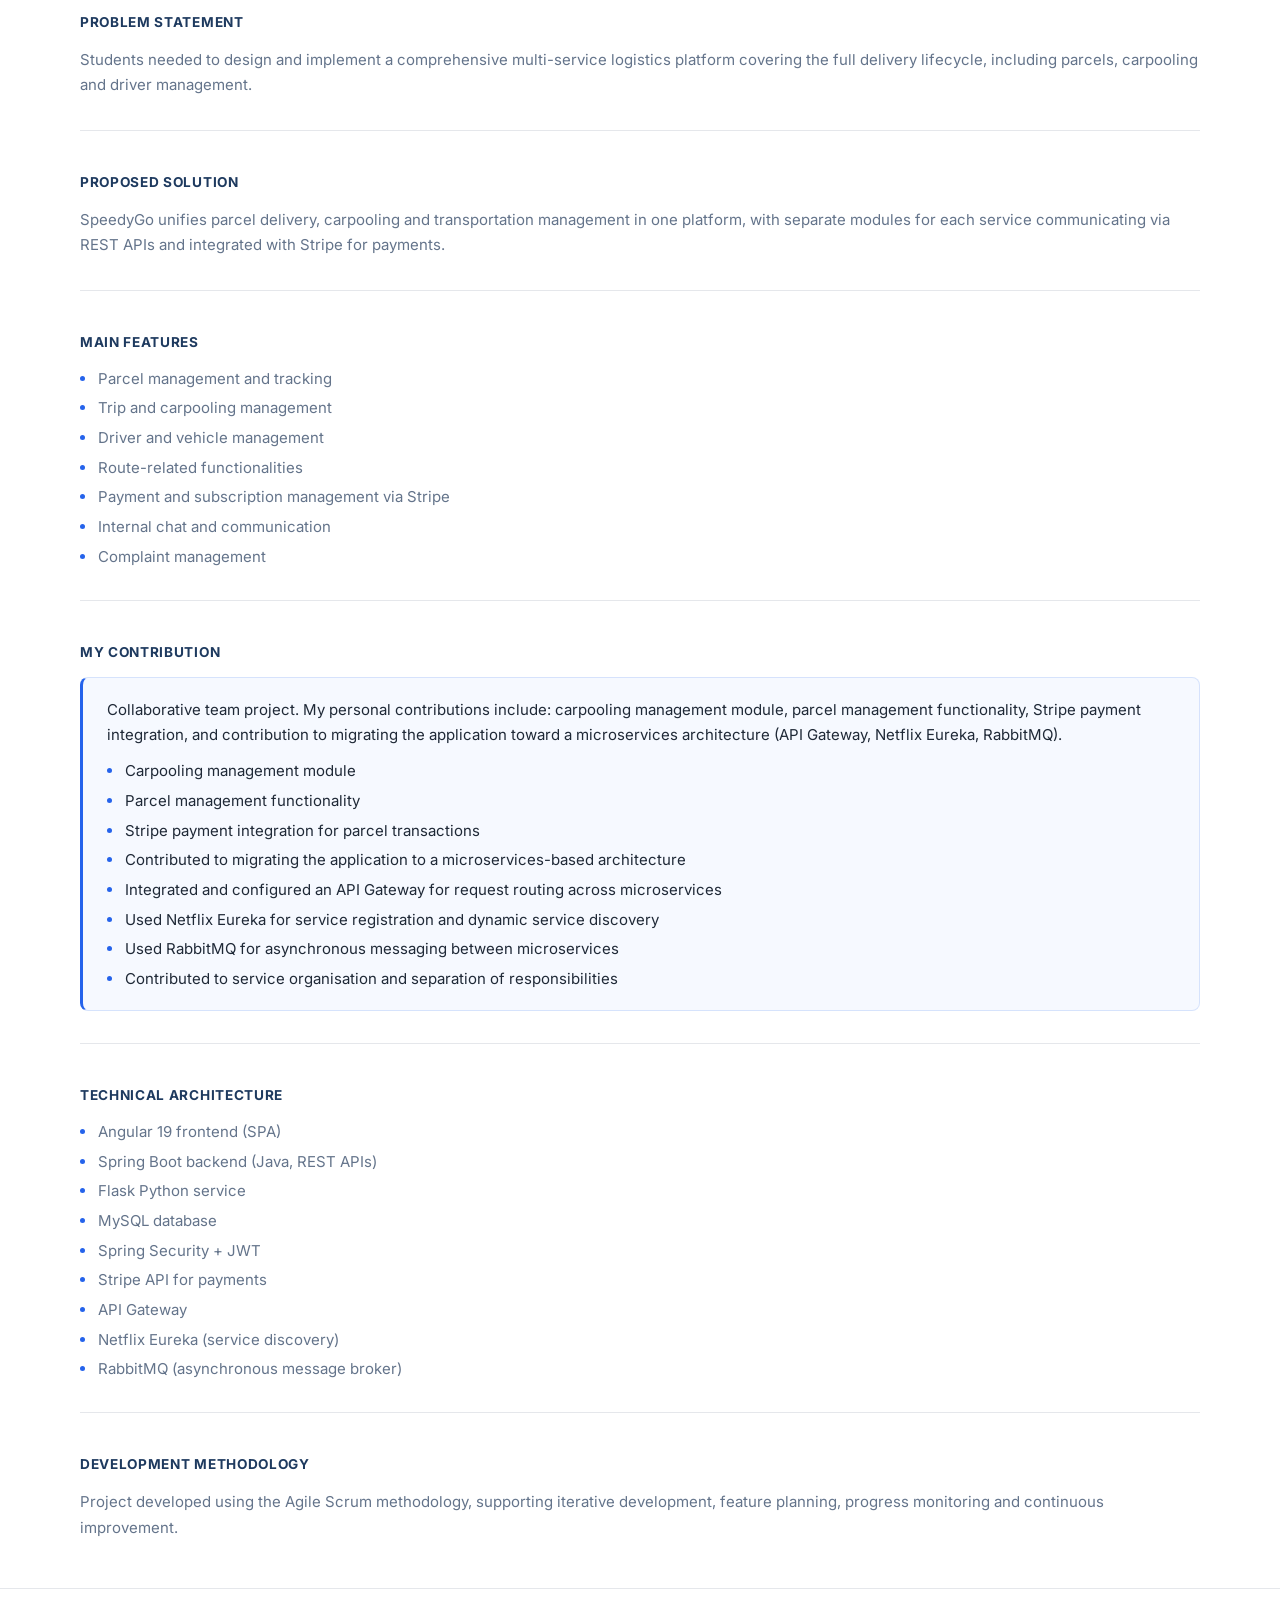
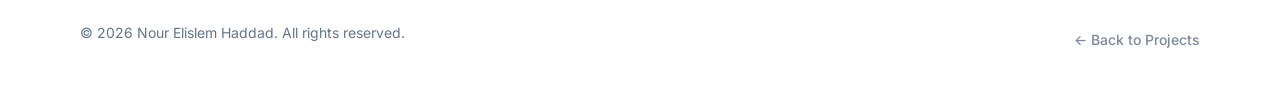
<file: projects/speedygo.html>
<!DOCTYPE html>
<html lang="en">
<head>
    <meta charset="UTF-8">
    <meta name="viewport" content="width=device-width, initial-scale=1.0">
    <meta name="description" content="SpeedyGo — Smart Delivery and Transportation Platform. Academic integration project by Nour Elislem Haddad at ESPRIT.">
    <title>SpeedyGo | Nour Elislem Haddad</title>
    <link rel="preconnect" href="https://fonts.googleapis.com">
    <link rel="preconnect" href="https://fonts.gstatic.com" crossorigin>
    <link href="https://fonts.googleapis.com/css2?family=Inter:wght@400;500;600;700&display=swap" rel="stylesheet">
    <link rel="stylesheet" href="../style.css">
</head>
<body data-page="project">
    <a class="skip-link" href="#main">Skip to main content</a>

    <header class="site-header">
        <div class="header-inner">
            <a href="../index.html" class="back-btn" data-i18n="pages.backToPortfolio">Back to Portfolio</a>
            <nav class="site-nav" style="width:auto; justify-content:flex-end;">
                <div class="lang-switch" role="group" aria-label="Language">
                    <button type="button" class="lang-btn" data-lang="fr" aria-pressed="false">FR</button>
                    <span class="lang-divider" aria-hidden="true">|</span>
                    <button type="button" class="lang-btn is-active" data-lang="en" aria-pressed="true">EN</button>
                </div>
            </nav>
        </div>
    </header>

    <main id="main">
        <div class="container">

            <!-- PROJECT HEADER -->
            <div class="project-page-header">
                <p class="project-page-breadcrumb">
                    <a href="../index.html#projects" data-i18n="pages.projects">Projects</a>
                    <span aria-hidden="true">›</span>
                    <span data-i18n="projectPages.speedygo.title">SpeedyGo</span>
                </p>
                <div class="project-page-meta">
                    <span class="project-page-year">2024</span>
                    <span aria-hidden="true">·</span>
                    <span class="project-page-type" data-i18n="projectPages.speedygo.type">Academic Integration Project — Team Project (ESPRIT)</span>
                </div>
                <h1 class="project-page-title" data-i18n="projectPages.speedygo.title">SpeedyGo</h1>
                <p class="project-page-subtitle" data-i18n="projectPages.speedygo.subtitle">Smart Delivery and Transportation Platform</p>
                <div class="project-page-methodology">
                    <strong data-i18n="pages.methodologySection">Methodology</strong>:&nbsp;<span data-i18n="projectPages.speedygo.methodology">Agile Scrum</span>
                </div>
            </div>

            <!-- BODY -->
            <div class="project-page-body">
                <div class="project-page-grid">

                    <!-- SIDEBAR -->
                    <aside class="project-page-sidebar">
                        <div class="sidebar-card">
                            <h3 data-i18n="pages.stackSection">Technology Stack</h3>
                            <div class="stack-tags">
                                <span class="stack-tag">Angular 19</span>
                                <span class="stack-tag">Spring Boot</span>
                                <span class="stack-tag">Java</span>
                                <span class="stack-tag">Python</span>
                                <span class="stack-tag">Flask</span>
                                <span class="stack-tag">MySQL</span>
                                <span class="stack-tag">Spring Security</span>
                                <span class="stack-tag">JWT</span>
                                <span class="stack-tag">REST APIs</span>
                                <span class="stack-tag">Stripe</span>
                                <span class="stack-tag">Microservices</span>
                                <span class="stack-tag">API Gateway</span>
                                <span class="stack-tag">Netflix Eureka</span>
                                <span class="stack-tag">RabbitMQ</span>
                            </div>
                        </div>
                        <div class="sidebar-card">
                            <h3 data-i18n="pages.projectInfo">Project Information</h3>
                            <div class="sidebar-institution">
                                <img src="../assets/images/Logo_ESPRIT_Ariana.jpg" alt="ESPRIT" class="sidebar-logo" loading="lazy">
                                <div class="sidebar-info-text">
                                    <p>2024 · ESPRIT</p>
                                    <p data-i18n="projectPages.speedygo.type">Academic Integration Project — Team</p>
                                    <p data-i18n="projectPages.speedygo.methodology">Agile Scrum</p>
                                </div>
                            </div>
                        </div>
                    </aside>

                    <!-- MAIN CONTENT -->
                    <div class="project-page-main">

                        <!-- VIDEO -->
                        <div class="project-section">
                            <h2 data-i18n="pages.demo">Project Demonstration</h2>
                            <video class="project-page-video" controls playsinline preload="metadata" muted controlsList="novolume" style="display:block;width:100%;max-width:100%;height:auto;border-radius:var(--radius-md);border:1px solid var(--color-border);">
                                <source src="../assets/videos/Copie de Orange and Yellow Modern Delivery Express Presentation.mp4" type="video/mp4">
                            </video>
                            <p class="project-page-video-caption" data-i18n="pages.videoCaption">Project demonstration video</p>
                        </div>

                        <!-- OVERVIEW -->
                        <div class="project-section">
                            <h2 data-i18n="pages.overview">Project Overview</h2>
                            <p data-i18n="projectPages.speedygo.overview">SpeedyGo is a Full-Stack delivery and transportation platform combining parcel management, carpooling, trip planning, driver management, tracking and payment workflows.</p>
                        </div>

                        <!-- PROBLEM -->
                        <div class="project-section">
                            <h2 data-i18n="pages.problem">Problem Statement</h2>
                            <p data-i18n="projectPages.speedygo.problem">Students needed to design and implement a comprehensive multi-service logistics platform covering the full delivery lifecycle.</p>
                        </div>

                        <!-- SOLUTION -->
                        <div class="project-section">
                            <h2 data-i18n="pages.solution">Proposed Solution</h2>
                            <p data-i18n="projectPages.speedygo.solution">SpeedyGo unifies parcel delivery, carpooling and transportation management in one platform, with separate modules communicating via REST APIs and integrated with Stripe for payments.</p>
                        </div>

                        <!-- FEATURES -->
                        <div class="project-section">
                            <h2 data-i18n="pages.features">Main Features</h2>
                            <ul data-i18n="projectPages.speedygo.features"></ul>
                        </div>

                        <!-- CONTRIBUTION -->
                        <div class="project-section">
                            <h2 data-i18n="pages.contribution">My Contribution</h2>
                            <div class="project-contribution-box">
                                <p data-i18n="projectPages.speedygo.contribution">Collaborative team project. My personal contributions include carpooling management module, parcel management functionality, and Stripe payment integration.</p>
                                <ul data-i18n="projectPages.speedygo.personalContributions"></ul>
                            </div>
                        </div>

                        <!-- ARCHITECTURE -->
                        <div class="project-section">
                            <h2 data-i18n="pages.architecture">Technical Architecture</h2>
                            <ul data-i18n="projectPages.speedygo.architecture"></ul>
                        </div>

                        <!-- METHODOLOGY -->
                        <div class="project-section">
                            <h2 data-i18n="pages.methodologySection">Development Methodology</h2>
                            <p data-i18n="projectPages.speedygo.methodologyDesc">Project developed using the Agile Scrum methodology, supporting iterative development, feature planning, progress monitoring and continuous improvement.</p>
                        </div>

                    </div>

                </div>
            </div>

        </div>
    </main>

    <footer class="site-footer">
        <div class="container footer-inner">
            <p>&copy; <span id="year"></span> Nour Elislem Haddad. <span data-i18n="footer.rights">All rights reserved.</span></p>
            <p class="footer-muted"><a href="../index.html#projects" class="back-btn" data-i18n="pages.backToProjects">← Back to Projects</a></p>
        </div>
    </footer>

    <script src="../script.js"></script>
</body>
</html>
</file>
<file: style.css>
:root {
    --color-bg: #ffffff;
    --color-bg-alt: #f8fafc;
    --color-primary: #1e3a5f;
    --color-accent: #2563eb;
    --color-accent-soft: rgba(37, 99, 235, 0.08);
    --color-text: #1f2937;
    --color-text-muted: #64748b;
    --color-border: #e5e7eb;
    --color-border-strong: #dbe3ee;
    --color-surface: #ffffff;
    --radius-sm: 8px;
    --radius-md: 12px;
    --radius-lg: 18px;
    --shadow-sm: 0 1px 3px rgba(15, 23, 42, 0.05), 0 4px 14px rgba(15, 23, 42, 0.06);
    --shadow-md: 0 8px 24px rgba(15, 23, 42, 0.09), 0 2px 8px rgba(15, 23, 42, 0.05);
    --shadow-lift: 0 16px 40px rgba(15, 23, 42, 0.12), 0 4px 12px rgba(37, 99, 235, 0.08);
    --header-height: 72px;
    --container: min(1120px, 92vw);
    --font: "Inter", system-ui, -apple-system, "Segoe UI", Roboto, sans-serif;
    --transition: 0.2s ease;
    --transition-slow: 0.4s ease;
    --section-gap: clamp(4rem, 8vw, 5.5rem);
}

*,
*::before,
*::after {
    margin: 0;
    padding: 0;
    box-sizing: border-box;
}

html {
    scroll-behavior: smooth;
    scroll-padding-top: calc(var(--header-height) + 16px);
}

@media (prefers-reduced-motion: reduce) {
    html {
        scroll-behavior: auto;
    }

    *,
    *::before,
    *::after {
        animation-duration: 0.01ms !important;
        transition-duration: 0.01ms !important;
    }
}

body {
    font-family: var(--font);
    background-color: var(--color-bg);
    color: var(--color-text);
    line-height: 1.65;
    font-size: 16px;
    -webkit-font-smoothing: antialiased;
    text-rendering: optimizeLegibility;
}

body.nav-open,
body.modal-open {
    overflow: hidden;
}

img {
    max-width: 100%;
    height: auto;
    display: block;
}

a {
    color: var(--color-accent);
}

a:hover {
    color: var(--color-primary);
}

:focus-visible {
    outline: 2px solid var(--color-accent);
    outline-offset: 3px;
}

.sr-only {
    position: absolute;
    width: 1px;
    height: 1px;
    padding: 0;
    margin: -1px;
    overflow: hidden;
    clip: rect(0, 0, 0, 0);
    white-space: nowrap;
    border: 0;
}

.hidden {
    display: none !important;
}

.skip-link {
    position: absolute;
    left: -999px;
    top: 12px;
    z-index: 1000;
    background: var(--color-primary);
    color: #fff;
    padding: 10px 16px;
    border-radius: var(--radius-sm);
    text-decoration: none;
}

.skip-link:focus {
    left: 12px;
}

.container {
    width: var(--container);
    margin-inline: auto;
}

.section {
    padding: var(--section-gap) 0;
}

.section--alt {
    background: var(--color-bg-alt);
    border-block: 1px solid rgba(229, 231, 235, 0.65);
}

.section-header {
    margin-bottom: 2.75rem;
    max-width: 40rem;
}

.section-header h2 {
    font-size: clamp(1.75rem, 3vw, 2.125rem);
    color: var(--color-primary);
    font-weight: 700;
    letter-spacing: -0.025em;
    margin-bottom: 0.85rem;
    position: relative;
    padding-bottom: 0.65rem;
}

.section-header h2::after {
    content: "";
    position: absolute;
    left: 0;
    bottom: 0;
    width: 2.75rem;
    height: 3px;
    border-radius: 999px;
    background: var(--color-accent);
}

.section-lead {
    color: var(--color-text-muted);
    font-size: 1.02rem;
    max-width: 38rem;
}

/* Header */

.site-header {
    position: sticky;
    top: 0;
    z-index: 100;
    background: rgba(255, 255, 255, 0.94);
    backdrop-filter: blur(10px);
    border-bottom: 1px solid transparent;
    transition: border-color var(--transition), box-shadow var(--transition);
}

.site-header--scrolled {
    border-color: var(--color-border);
    box-shadow: 0 1px 0 rgba(255, 255, 255, 0.8), var(--shadow-sm);
}

.header-inner {
    width: var(--container);
    margin-inline: auto;
    min-height: var(--header-height);
    display: flex;
    align-items: center;
    justify-content: center;
    gap: 1rem;
}

.brand {
    font-weight: 600;
    font-size: 1.05rem;
    color: var(--color-primary);
    text-decoration: none;
    white-space: nowrap;
}

.site-nav {
    display: flex;
    align-items: center;
    gap: 1rem;
    width: 100%;
    justify-content: space-between;
}

.nav-links {
    display: flex;
    flex-wrap: nowrap;
    gap: 0;
    list-style: none;
    align-items: center;
    white-space: nowrap;
    overflow-x: auto;
    scrollbar-width: none;
}

.nav-links::-webkit-scrollbar {
    display: none;
}

.nav-links a {
    text-decoration: none;
    color: var(--color-text-muted);
    font-size: 0.78rem;
    font-weight: 500;
    padding: 0.3rem 0.45rem;
    border-radius: 4px;
    transition: color var(--transition);
    white-space: nowrap;
}

.nav-links a:hover {
    color: var(--color-primary);
}

.lang-switch {
    display: flex;
    align-items: center;
    gap: 0.35rem;
    margin-left: 0.5rem;
}

.lang-divider {
    color: var(--color-border);
    font-size: 0.85rem;
}

.lang-btn {
    border: none;
    background: transparent;
    font: inherit;
    font-size: 0.8rem;
    font-weight: 600;
    letter-spacing: 0.04em;
    color: var(--color-text-muted);
    cursor: pointer;
    padding: 0.25rem 0.35rem;
    border-radius: 4px;
}

.lang-btn.is-active {
    color: var(--color-primary);
}

.lang-btn:hover {
    color: var(--color-accent);
}

.nav-toggle {
    display: none;
    flex-direction: column;
    justify-content: center;
    gap: 5px;
    width: 44px;
    height: 44px;
    border: 1px solid var(--color-border);
    border-radius: var(--radius-sm);
    background: var(--color-surface);
    cursor: pointer;
}

.nav-toggle__bar {
    display: block;
    width: 20px;
    height: 2px;
    margin-inline: auto;
    background: var(--color-primary);
    border-radius: 1px;
}

@media (max-width: 1180px) {
    .nav-toggle {
        display: flex;
        margin-left: auto;
    }

    .site-nav {
        position: fixed;
        inset: var(--header-height) 0 auto 0;
        flex-direction: column;
        align-items: stretch;
        background: var(--color-bg);
        border-bottom: 1px solid var(--color-border);
        padding: 1rem 4vw 1.25rem;
        transform: translateY(-120%);
        opacity: 0;
        pointer-events: none;
        transition: transform var(--transition), opacity var(--transition);
        box-shadow: var(--shadow-md);
    }

    .site-nav.is-open {
        transform: translateY(0);
        opacity: 1;
        pointer-events: auto;
    }

    .nav-links {
        flex-direction: column;
        align-items: flex-start;
        gap: 0.15rem;
    }

    .nav-links a {
        display: block;
        width: 100%;
        padding: 0.65rem 0;
        font-size: 0.9375rem;
    }

    .lang-switch {
        margin-left: 0;
        margin-top: 0.75rem;
        padding-top: 0.75rem;
        border-top: 1px solid var(--color-border);
    }
}

/* Buttons */

.btn {
    display: inline-flex;
    align-items: center;
    justify-content: center;
    gap: 0.35rem;
    padding: 0.75rem 1.35rem;
    border-radius: var(--radius-sm);
    font-weight: 600;
    font-size: 0.9375rem;
    text-decoration: none;
    border: 1px solid transparent;
    cursor: pointer;
    transition: background var(--transition), color var(--transition), border-color var(--transition);
}

.btn--primary {
    background: var(--color-primary);
    color: #fff;
}

.btn--primary:hover {
    background: var(--color-accent);
    color: #fff;
}

.btn--outline {
    background: transparent;
    color: var(--color-primary);
    border-color: var(--color-border);
}

.btn--outline:hover {
    border-color: var(--color-accent);
    color: var(--color-accent);
}

.btn--secondary {
    background: var(--color-bg-alt);
    color: var(--color-primary);
    border-color: var(--color-border);
}

.btn--secondary:hover {
    border-color: var(--color-accent);
    color: var(--color-accent);
}

.btn--sm {
    padding: 0.5rem 1rem;
    font-size: 0.875rem;
}

/* Hero */

.section--hero {
    padding-top: 3.5rem;
    padding-bottom: 4rem;
    min-height: calc(100vh - var(--header-height));
    display: flex;
    align-items: center;
}

.hero-container {
    display: grid;
    grid-template-columns: 1fr;
    gap: 0;
    align-items: center;
    max-width: 720px;
    margin-inline: auto;
    text-align: center;
}

.greeting {
    color: var(--color-accent);
    font-weight: 600;
    font-size: 1rem;
    margin-bottom: 0.75rem;
}

.hero-text h1 {
    font-size: clamp(2.25rem, 4.5vw, 3.25rem);
    line-height: 1.15;
    color: var(--color-primary);
    font-weight: 700;
    letter-spacing: -0.03em;
    margin-bottom: 0.75rem;
}

.hero-title {
    font-size: 1.2rem;
    font-weight: 500;
    color: var(--color-text);
    margin-bottom: 1.25rem;
}

.description {
    color: var(--color-text-muted);
    max-width: 34rem;
    margin-bottom: 1.5rem;
}

.expertise-label {
    font-size: 0.8rem;
    text-transform: uppercase;
    letter-spacing: 0.08em;
    font-weight: 600;
    color: var(--color-text-muted);
    margin-bottom: 0.5rem;
}

.expertise-list {
    list-style: none;
    display: flex;
    flex-wrap: wrap;
    gap: 0.5rem;
    margin-bottom: 1.75rem;
}

.expertise-list li {
    font-size: 0.875rem;
    padding: 0.35rem 0.75rem;
    background: var(--color-bg-alt);
    border: 1px solid var(--color-border);
    border-radius: 999px;
    color: var(--color-text);
}

.hero-actions {
    display: flex;
    flex-wrap: wrap;
    gap: 0.75rem;
    margin-bottom: 1.5rem;
}

.hero-cv {
    display: flex;
    flex-wrap: wrap;
    gap: 0.5rem;
}

.hero-social {
    display: flex;
    gap: 0.75rem;
}

.social-link {
    display: inline-flex;
    align-items: center;
    justify-content: center;
    width: 42px;
    height: 42px;
    border-radius: var(--radius-sm);
    border: 1px solid var(--color-border);
    text-decoration: none;
    color: var(--color-primary);
    font-size: 0.75rem;
    font-weight: 700;
    transition: border-color var(--transition), color var(--transition);
}

.social-link:hover {
    border-color: var(--color-accent);
    color: var(--color-accent);
}

.social-link.is-disabled {
    opacity: 0.45;
    cursor: not-allowed;
    pointer-events: none;
}

.hero-image {
    display: flex;
    justify-content: center;
}

.hero-image img {
    width: min(100%, 320px);
    aspect-ratio: 320 / 380;
    object-fit: cover;
    object-position: center 30%;
    border-radius: var(--radius-lg);
    border: 4px solid var(--color-bg-alt);
    box-shadow: var(--shadow-md);
}

/* Hero always centered (single column, no photo) */
.description,
.hero-text h1,
.hero-title {
    margin-inline: auto;
}

.expertise-list,
.hero-actions,
.hero-social,
.hero-stats,
.hero-award-badge {
    justify-content: center;
    margin-inline: auto;
}

@media (max-width: 768px) {
    .hero-container {
        grid-template-columns: 1fr;
        text-align: center;
    }
}

/* About */

.about-grid {
    display: grid;
    grid-template-columns: 1.4fr 0.9fr;
    gap: 2rem;
    align-items: start;
}

.about-prose p {
    margin-bottom: 1rem;
    color: var(--color-text);
}

.about-prose p:last-child {
    margin-bottom: 0;
}

.highlights-card {
    background: var(--color-surface);
    border: 1px solid var(--color-border-strong);
    border-radius: var(--radius-md);
    padding: 1.5rem 1.6rem;
    box-shadow: var(--shadow-sm);
}

.highlights-card h3 {
    font-size: 1rem;
    color: var(--color-primary);
    margin-bottom: 0.75rem;
}

.highlights-sub {
    margin-top: 1.25rem;
}

.highlights-list {
    list-style: none;
}

.highlights-list li {
    position: relative;
    padding-left: 1.1rem;
    margin-bottom: 0.5rem;
    color: var(--color-text-muted);
    font-size: 0.9375rem;
}

.highlights-list li::before {
    content: "";
    position: absolute;
    left: 0;
    top: 0.55em;
    width: 6px;
    height: 6px;
    border-radius: 50%;
    background: var(--color-accent);
}

.highlights-list--compact li {
    margin-bottom: 0.35rem;
}

@media (max-width: 860px) {
    .about-grid {
        grid-template-columns: 1fr;
    }
}

/* Skills */

.skills-grid {
    display: grid;
    grid-template-columns: repeat(auto-fill, minmax(260px, 1fr));
    gap: 1.25rem;
}

.skill-card {
    background: var(--color-surface);
    border: 1px solid var(--color-border);
    border-radius: var(--radius-md);
    padding: 1.25rem 1.35rem;
    box-shadow: var(--shadow-sm);
}

.skill-card:hover {
    border-color: #cbd5e1;
    box-shadow: var(--shadow-md);
}

.skill-card h3 {
    font-size: 0.95rem;
    color: var(--color-primary);
    margin-bottom: 0.85rem;
}

.tag-list {
    list-style: none;
    display: flex;
    flex-wrap: wrap;
    gap: 0.4rem;
}

.tag-list li,
.tag {
    font-size: 0.8125rem;
    padding: 0.28rem 0.55rem;
    background: var(--color-bg-alt);
    border: 1px solid var(--color-border);
    border-radius: 6px;
    color: var(--color-text);
}

.tag-list--inline {
    margin-top: 0.75rem;
}

/* Experience timeline */

.timeline {
    position: relative;
    display: flex;
    flex-direction: column;
    gap: 0;
}

.timeline-item {
    display: grid;
    grid-template-columns: 24px 1fr;
    gap: 1rem;
    padding-bottom: 2rem;
}

.timeline-item:last-child {
    padding-bottom: 0;
}

.timeline-marker {
    position: relative;
    width: 12px;
    height: 12px;
    margin-top: 0.35rem;
    margin-left: 2px;
    border-radius: 50%;
    background: var(--color-accent);
    box-shadow: 0 0 0 4px rgba(37, 99, 235, 0.15);
}

.timeline-item:not(:last-child) .timeline-marker::after {
    content: "";
    position: absolute;
    left: 50%;
    top: 14px;
    transform: translateX(-50%);
    width: 2px;
    height: calc(100% + 2rem);
    background: var(--color-border);
}

.timeline-body {
    background: var(--color-surface);
    border: 1px solid var(--color-border);
    border-radius: var(--radius-md);
    padding: 1.35rem 1.5rem;
    box-shadow: var(--shadow-sm);
}

.timeline-header h3 {
    font-size: 1.05rem;
    color: var(--color-primary);
    margin-bottom: 0.25rem;
}

.timeline-company {
    font-weight: 500;
    color: var(--color-text);
}

.timeline-period {
    font-size: 0.875rem;
    color: var(--color-text-muted);
    margin-top: 0.15rem;
}

.timeline-project {
    margin: 0.85rem 0 0.65rem;
    font-size: 0.9375rem;
}

.timeline-bullets {
    margin: 0 0 0.85rem 1.1rem;
    color: var(--color-text-muted);
    font-size: 0.9375rem;
}

.timeline-bullets li {
    margin-bottom: 0.35rem;
}

.timeline-tech {
    font-size: 0.8125rem;
    color: var(--color-text-muted);
    padding-top: 0.75rem;
    border-top: 1px solid var(--color-border);
}

/* ═══════════════════════════════════════════
   PROJECTS SHOWCASE
═══════════════════════════════════════════ */

.projects-grid {
    display: flex;
    flex-direction: column;
    gap: 0;
}

/* ── Each showcase block ── */
.proj-showcase {
    display: grid;
    grid-template-columns: 1fr 1fr;
    gap: 0;
    border-bottom: 1px solid var(--color-border);
    min-height: 480px;
    align-items: center;
}

.proj-showcase:last-child {
    border-bottom: none;
}

/* ── Text column ── */
.proj-text {
    padding: 3rem 3.5rem 3rem 0;
    display: flex;
    flex-direction: column;
    justify-content: center;
    gap: 0;
}

.proj-showcase--reversed .proj-text {
    padding: 3rem 0 3rem 3.5rem;
}

/* ── Meta line ── */
.proj-meta {
    display: flex;
    align-items: center;
    gap: 0.5rem;
    margin-bottom: 0.65rem;
    font-size: 0.8125rem;
    flex-wrap: wrap;
}

.proj-year {
    font-weight: 700;
    color: var(--color-accent);
    font-size: 0.8125rem;
    letter-spacing: 0.04em;
}

.proj-sep {
    color: var(--color-border);
}

.proj-category {
    color: var(--color-text-muted);
    font-size: 0.8125rem;
}

/* ── Award badge ── */
.proj-award {
    display: inline-flex;
    align-items: center;
    gap: 0.4rem;
    margin-bottom: 0.75rem;
    padding: 0.3rem 0.75rem;
    background: rgba(30, 58, 95, 0.06);
    border: 1px solid rgba(30, 58, 95, 0.16);
    border-radius: 999px;
    font-size: 0.8rem;
    font-weight: 600;
    color: var(--color-primary);
    width: fit-content;
}

/* ── Title ── */
.proj-name {
    font-size: clamp(1.5rem, 2.5vw, 2rem);
    font-weight: 700;
    color: var(--color-primary);
    line-height: 1.2;
    margin-bottom: 0.35rem;
    letter-spacing: -0.02em;
}

.proj-subtitle {
    font-size: 1rem;
    font-weight: 500;
    color: var(--color-accent);
    margin-bottom: 1rem;
    line-height: 1.4;
}

.proj-desc {
    font-size: 0.9375rem;
    color: var(--color-text-muted);
    line-height: 1.7;
    margin-bottom: 1.25rem;
    max-width: 44rem;
}

/* ── Team note ── */
.proj-team-note {
    display: inline-flex;
    align-items: center;
    gap: 0.4rem;
    margin-bottom: 1rem;
    font-size: 0.8125rem;
    color: var(--color-text-muted);
    font-style: italic;
}

/* ── Feature/AI blocks ── */
.proj-block {
    margin-bottom: 1.1rem;
}

.proj-block-title {
    font-size: 0.75rem;
    font-weight: 700;
    text-transform: uppercase;
    letter-spacing: 0.08em;
    color: var(--color-primary);
    margin-bottom: 0.5rem;
}

.proj-feature-list {
    list-style: none;
    padding: 0;
    margin: 0;
    display: flex;
    flex-direction: column;
    gap: 0.3rem;
}

.proj-feature-list li {
    position: relative;
    padding-left: 1.1rem;
    font-size: 0.875rem;
    color: var(--color-text-muted);
    line-height: 1.5;
}

.proj-feature-list li::before {
    content: "";
    position: absolute;
    left: 0;
    top: 0.55em;
    width: 5px;
    height: 5px;
    border-radius: 50%;
    background: var(--color-accent);
}

.proj-block--ai .proj-feature-list li::before {
    background: #7c3aed;
}

/* ── Stack ── */
.proj-stack {
    display: flex;
    flex-wrap: wrap;
    align-items: baseline;
    gap: 0.35rem;
    margin-top: 0.25rem;
    margin-bottom: 1.25rem;
    padding-top: 1rem;
    border-top: 1px solid var(--color-border);
}

.proj-stack-label {
    font-size: 0.75rem;
    font-weight: 700;
    text-transform: uppercase;
    letter-spacing: 0.07em;
    color: var(--color-primary);
    white-space: nowrap;
}

.proj-stack-value {
    font-size: 0.8125rem;
    color: var(--color-text-muted);
    line-height: 1.5;
}

/* ── Media column ── */
.proj-media {
    position: relative;
    background: var(--color-bg-alt);
    overflow: hidden;
    /* Fixed aspect ratio — eliminates excess black */
    aspect-ratio: 16 / 9;
    align-self: center;
}

/* For videos that are not 16:9 — show full frame without cropping */
.proj-media--contain {
    background: transparent;
    aspect-ratio: unset;
    overflow: visible;
}

.proj-media--contain .proj-video {
    position: static;
    width: 100%;
    height: auto;
    object-fit: contain;
    max-height: 480px;
    background: transparent;
}

.proj-showcase--reversed .proj-media {
    order: -1;
}

.proj-video {
    width: 100%;
    height: 100%;
    object-fit: cover;
    display: block;
    position: absolute;
    inset: 0;
}

.proj-video-fallback {
    color: var(--color-text-muted);
    font-size: 0.875rem;
    text-align: center;
    padding: 2rem;
    position: absolute;
    inset: 0;
    display: flex;
    align-items: center;
    justify-content: center;
}

.proj-img {
    width: 100%;
    height: 100%;
    object-fit: cover;
    display: block;
    position: absolute;
    inset: 0;
}

/* Fullscreen */
.proj-video:fullscreen,
.proj-video:-webkit-full-screen,
.proj-video:-moz-full-screen {
    width: 100vw;
    height: 100vh;
    object-fit: contain;
    background: #000;
}

/* ── No-media: full-width editorial layout ── */
.proj-showcase--textonly {
    display: block;
    grid-template-columns: unset;
}

.proj-textonly-inner {
    padding: 3rem 0;
}

.proj-textonly-inner .proj-name {
    margin-bottom: 0.35rem;
}

.proj-textonly-inner .proj-subtitle {
    margin-bottom: 1.25rem;
}

.proj-textonly-cols {
    display: grid;
    grid-template-columns: 1.1fr 0.9fr;
    gap: 3rem;
    margin-top: 1.5rem;
    padding-top: 1.5rem;
    border-top: 1px solid var(--color-border);
}

.proj-textonly-left .proj-desc {
    margin-bottom: 1rem;
}

/* ── Explore button ── */
.proj-explore-btn {
    align-self: flex-start;
    margin-top: 0.25rem;
}

/* ── Divider between projects ── */
.proj-showcase + .proj-showcase {
    border-top: none;
}

/* ── Modal award ── */
.modal-award {
    display: inline-flex;
    align-items: center;
    gap: 0.4rem;
    margin-bottom: 0.75rem;
    padding: 0.3rem 0.75rem;
    background: rgba(30, 58, 95, 0.06);
    border: 1px solid rgba(30, 58, 95, 0.16);
    border-radius: 999px;
    font-size: 0.8rem;
    font-weight: 600;
    color: var(--color-primary);
}

/* ══ RESPONSIVE ══ */
@media (max-width: 860px) {
    .proj-showcase {
        grid-template-columns: 1fr;
        min-height: unset;
    }

    .proj-text {
        padding: 2rem 0 1.5rem;
        order: 1;
    }

    .proj-showcase--reversed .proj-text {
        padding: 2rem 0 1.5rem;
        order: 1;
    }

    .proj-media {
        order: 0;
        min-height: unset;
        aspect-ratio: 16 / 9;
        position: relative;
    }

    .proj-showcase--reversed .proj-media {
        order: 0;
    }

    .proj-video {
        position: absolute;
    }

    .proj-textonly-cols {
        grid-template-columns: 1fr;
        gap: 1.5rem;
    }
}

@media (max-width: 540px) {
    .proj-name {
        font-size: 1.4rem;
    }

    .proj-text,
    .proj-showcase--reversed .proj-text {
        padding: 1.5rem 0 1.25rem;
    }
}

/* Education & certifications */

.education-grid {
    display: grid;
    gap: 1.25rem;
}

.education-card {
    background: var(--color-surface);
    border: 1px solid var(--color-border);
    border-radius: var(--radius-md);
    padding: 1.35rem 1.5rem;
    box-shadow: var(--shadow-sm);
}

.education-card h3 {
    font-size: 1.05rem;
    color: var(--color-primary);
    margin-bottom: 0.35rem;
}

.education-period {
    font-size: 0.875rem;
    color: var(--color-text-muted);
    margin-bottom: 0.5rem;
}

.education-degree {
    font-weight: 500;
}

.education-detail,
.education-honors,
.education-note {
    margin-top: 0.35rem;
    color: var(--color-text-muted);
    font-size: 0.9375rem;
}

.education-note {
    font-style: italic;
}

.cert-grid {
    display: grid;
    grid-template-columns: repeat(auto-fill, minmax(280px, 1fr));
    gap: 1rem;
}

.cert-card {
    background: var(--color-surface);
    border: 1px solid var(--color-border);
    border-radius: var(--radius-md);
    padding: 1.25rem 1.35rem;
    box-shadow: var(--shadow-sm);
}

.cert-card h3 {
    font-size: 1rem;
    color: var(--color-primary);
    font-weight: 600;
}

/* Contact */

.contact-grid {
    display: grid;
    grid-template-columns: repeat(auto-fill, minmax(220px, 1fr));
    gap: 1rem;
    margin-bottom: 2rem;
}

.contact-card {
    background: var(--color-surface);
    border: 1px solid var(--color-border);
    border-radius: var(--radius-md);
    padding: 1.15rem 1.25rem;
}

.contact-card h3 {
    font-size: 0.85rem;
    text-transform: uppercase;
    letter-spacing: 0.06em;
    color: var(--color-text-muted);
    margin-bottom: 0.35rem;
}

.contact-card p {
    font-weight: 500;
}

.text-link.is-disabled {
    color: var(--color-text-muted);
    pointer-events: none;
    text-decoration: none;
}

.contact-cta {
    border-top: 1px solid var(--color-border);
    padding-top: 1.5rem;
}

.contact-cv-label {
    font-weight: 600;
    color: var(--color-primary);
    margin-bottom: 0.75rem;
}

.contact-note {
    margin-top: 0.75rem;
    font-size: 0.875rem;
    color: var(--color-text-muted);
}

/* Footer */

.site-footer {
    border-top: 1px solid var(--color-border);
    padding: 2rem 0;
    background: var(--color-bg);
}

.footer-inner {
    display: flex;
    flex-wrap: wrap;
    justify-content: space-between;
    gap: 0.5rem 1rem;
    font-size: 0.875rem;
    color: var(--color-text-muted);
}

.footer-muted {
    opacity: 0.85;
}

/* Modal */

.modal[hidden] {
    display: none;
}

.modal {
    position: fixed;
    inset: 0;
    z-index: 200;
    display: flex;
    align-items: flex-start;
    justify-content: center;
    padding: 1.5rem;
    overflow-y: auto;
}

.modal-backdrop {
    position: fixed;
    inset: 0;
    background: rgba(15, 23, 42, 0.45);
}

.modal-dialog {
    position: relative;
    width: min(720px, 100%);
    background: var(--color-surface);
    border-radius: var(--radius-md);
    border: 1px solid var(--color-border);
    box-shadow: var(--shadow-md);
    margin-top: 2rem;
    margin-bottom: 2rem;
    max-height: none;
}

.modal-close {
    position: absolute;
    top: 0.75rem;
    right: 0.75rem;
    width: 40px;
    height: 40px;
    border: none;
    background: var(--color-bg-alt);
    border-radius: var(--radius-sm);
    font-size: 1.5rem;
    line-height: 1;
    cursor: pointer;
    color: var(--color-text);
}

.modal-body {
    padding: 2rem 1.75rem 1.75rem;
}

.modal-body h2 {
    font-size: 1.35rem;
    color: var(--color-primary);
    padding-right: 2rem;
    margin-bottom: 0.35rem;
}

.modal-meta {
    color: var(--color-text-muted);
    font-size: 0.875rem;
    margin-bottom: 1.25rem;
}

.modal-body section {
    margin-bottom: 1.25rem;
}

.modal-body h3 {
    font-size: 0.95rem;
    color: var(--color-primary);
    margin-bottom: 0.45rem;
}

.modal-body ul {
    margin-left: 1.1rem;
    color: var(--color-text-muted);
    font-size: 0.9375rem;
}

.modal-body li {
    margin-bottom: 0.3rem;
}

.modal-figure {
    margin-bottom: 1rem;
    border-radius: var(--radius-sm);
    overflow: hidden;
    border: 1px solid var(--color-border);
}

.modal-figure img {
    width: 100%;
    max-height: 280px;
    object-fit: cover;
}

.modal-figure--video {
    background: #0f172a;
    border-radius: var(--radius-sm);
    overflow: hidden;
    position: relative;
    aspect-ratio: 16 / 9;
    width: 100%;
}

.modal-video {
    position: absolute;
    inset: 0;
    width: 100%;
    height: 100%;
    display: block;
    background: #0f172a;
    object-fit: contain;
}

.modal-video:fullscreen,
.modal-video:-webkit-full-screen,
.modal-video:-moz-full-screen {
    width: 100vw;
    height: 100vh;
    max-height: none;
    object-fit: contain;
    background: #000;
}

.hero-image img {
    transition: box-shadow var(--transition);
}

.section--hero {
    background: radial-gradient(ellipse 80% 60% at 100% 0%, rgba(37, 99, 235, 0.05), transparent 55%);
}

/* ─── Hero Award Badge ─── */

.hero-award-badge {
    display: inline-flex;
    align-items: center;
    gap: 0.45rem;
    margin-bottom: 1.25rem;
    padding: 0.45rem 0.9rem;
    background: rgba(30, 58, 95, 0.06);
    border: 1px solid rgba(30, 58, 95, 0.18);
    border-radius: 999px;
    font-size: 0.875rem;
    font-weight: 600;
    color: var(--color-primary);
    line-height: 1.3;
}

.hero-award-badge__icon {
    font-size: 1rem;
    line-height: 1;
}

.hero-award-badge__text {
    letter-spacing: 0.01em;
}

@media (max-width: 768px) {
    .hero-award-badge {
        justify-content: center;
    }
}

/* ─── About: award highlight item ─── */

.highlights-list__award {
    color: var(--color-primary) !important;
    font-weight: 600;
}

.highlights-list__award::before {
    background: #b45309 !important;
}

/* ─── Awards & Achievements Section ─── */

.awards-grid {
    display: grid;
    gap: 1.5rem;
}

.award-card {
    display: grid;
    grid-template-columns: auto 1fr auto;
    gap: 1.5rem;
    align-items: start;
    background: var(--color-surface);
    border: 1px solid var(--color-border-strong);
    border-radius: var(--radius-md);
    padding: 1.75rem 1.85rem;
    box-shadow: var(--shadow-sm);
}

.award-card__icon {
    font-size: 2.25rem;
    line-height: 1;
    margin-top: 0.15rem;
    flex-shrink: 0;
}

.award-card__body {
    display: flex;
    flex-direction: column;
    gap: 0.3rem;
}

.award-card__title {
    font-size: 1.1rem;
    color: var(--color-primary);
    font-weight: 700;
    margin-bottom: 0.15rem;
    line-height: 1.3;
}

.award-card__org {
    font-weight: 600;
    color: var(--color-text);
    font-size: 0.9375rem;
}

.award-card__date {
    font-size: 0.875rem;
    color: var(--color-text-muted);
}

.award-card__project {
    font-size: 0.9375rem;
    font-weight: 500;
    color: var(--color-accent);
}

.award-card__desc {
    margin-top: 0.5rem;
    color: var(--color-text-muted);
    font-size: 0.9375rem;
    max-width: 44rem;
    line-height: 1.6;
}

.award-card__media {
    flex-shrink: 0;
}

.award-figure {
    border-radius: var(--radius-md);
    overflow: hidden;
    border: 1px solid var(--color-border);
    box-shadow: var(--shadow-sm);
    max-width: 220px;
}

.award-figure img {
    width: 100%;
    height: auto;
    display: block;
    object-fit: cover;
}

.award-figure__caption {
    font-size: 0.75rem;
    color: var(--color-text-muted);
    text-align: center;
    padding: 0.45rem 0.65rem;
    background: var(--color-bg-alt);
    border-top: 1px solid var(--color-border);
}

.award-figure--hidden {
    display: none;
}

@media (max-width: 860px) {
    .award-card {
        grid-template-columns: auto 1fr;
        grid-template-rows: auto auto;
    }

    .award-card__media {
        grid-column: 1 / -1;
        display: flex;
        justify-content: flex-start;
    }

    .award-figure {
        max-width: 200px;
    }
}

@media (max-width: 540px) {
    .award-card {
        grid-template-columns: 1fr;
        padding: 1.35rem 1.25rem;
    }

    .award-card__icon {
        font-size: 1.75rem;
    }

    .award-figure {
        max-width: 100%;
    }
}

.award-card__media--hidden {
    display: none;
}

/* Award figure placeholder (shown when image file is missing) */
.award-figure__placeholder {
    width: 220px;
    height: 280px;
    background: var(--color-bg-alt);
    border: 2px dashed var(--color-border);
    border-radius: var(--radius-sm);
    display: flex;
    flex-direction: column;
    align-items: center;
    justify-content: center;
    gap: 0.5rem;
    color: var(--color-text-muted);
}

.award-figure__placeholder-icon {
    font-size: 2rem;
    opacity: 0.5;
}

.award-figure__placeholder-text {
    font-size: 0.75rem;
    font-family: monospace;
    opacity: 0.6;
}

/* Award card media — two figures side by side */
.award-card__media {
    display: flex;
    flex-direction: column;
    gap: 0.75rem;
    flex-shrink: 0;
}

.award-figure--cert .award-cert-link {
    display: inline-flex;
    align-items: center;
    gap: 0.5rem;
    margin-top: 0.75rem;
    padding: 0.55rem 1rem;
    background: var(--color-bg-alt);
    border: 1px solid var(--color-border);
    border-radius: var(--radius-sm);
    text-decoration: none;
    color: var(--color-primary);
    font-size: 0.875rem;
    font-weight: 600;
    transition: border-color var(--transition), background var(--transition), color var(--transition);
}

.award-figure--cert .award-cert-link:hover {
    border-color: var(--color-accent);
    background: var(--color-accent-soft);
    color: var(--color-accent);
}

.award-cert-preview {
    font-size: 2rem;
    line-height: 1;
}

.award-cert-label {
    font-size: 0.8125rem;
    font-weight: 600;
    letter-spacing: 0.01em;
}

@media (max-width: 860px) {
    .award-card__media {
        flex-direction: row;
        flex-wrap: wrap;
        grid-column: 1 / -1;
    }

    .award-figure--cert .award-cert-link {
        width: 160px;
        height: 80px;
    }
}

@media (max-width: 540px) {
    .award-figure,
    .award-figure--cert .award-cert-link {
        width: 100%;
        max-width: 100%;
    }
}

/* Certificate link inside the text body */
.award-card__body .award-cert-link {
    display: inline-flex;
    align-items: center;
    gap: 0.5rem;
    margin-top: 0.85rem;
    padding: 0.55rem 1.1rem;
    background: var(--color-bg-alt);
    border: 1px solid var(--color-border);
    border-radius: var(--radius-sm);
    text-decoration: none;
    color: var(--color-primary);
    font-size: 0.875rem;
    font-weight: 600;
    transition: border-color var(--transition), background var(--transition), color var(--transition);
}

.award-card__body .award-cert-link:hover {
    border-color: var(--color-accent);
    background: var(--color-accent-soft);
    color: var(--color-accent);
}

.award-card__body .award-cert-preview {
    font-size: 1.1rem;
    line-height: 1;
}

/* Certification card — issuer + document links */
.cert-issuer {
    font-size: 0.875rem;
    color: var(--color-text-muted);
    margin-top: 0.25rem;
}

.cert-docs {
    display: flex;
    flex-wrap: wrap;
    gap: 0.5rem;
    margin-top: 0.85rem;
}

.cert-doc-link {
    display: inline-flex;
    align-items: center;
    gap: 0.35rem;
    padding: 0.4rem 0.85rem;
    background: var(--color-bg-alt);
    border: 1px solid var(--color-border);
    border-radius: var(--radius-sm);
    text-decoration: none;
    color: var(--color-primary);
    font-size: 0.8125rem;
    font-weight: 600;
    transition: border-color var(--transition), background var(--transition), color var(--transition);
}

.cert-doc-link:hover {
    border-color: var(--color-accent);
    background: var(--color-accent-soft);
    color: var(--color-accent);
}

/* Certification card description */
.cert-desc {
    font-size: 0.9rem;
    color: var(--color-text-muted);
    margin-top: 0.5rem;
    line-height: 1.6;
}

/* Project actions row */
.proj-actions {
    display: flex;
    flex-wrap: wrap;
    gap: 0.6rem;
    margin-top: 0.5rem;
}

/* Project type line */
.proj-type {
    font-size: 0.8125rem;
    font-weight: 600;
    color: var(--color-accent);
    margin-bottom: 0.5rem;
    letter-spacing: 0.01em;
}

/* Methodology label */
.proj-methodology {
    font-size: 0.8125rem;
    color: var(--color-text-muted);
    margin-bottom: 1rem;
    padding: 0.35rem 0.7rem;
    background: var(--color-bg-alt);
    border: 1px solid var(--color-border);
    border-radius: var(--radius-sm);
    display: inline-flex;
    align-items: center;
    gap: 0.35rem;
    width: fit-content;
}

.proj-methodology-label {
    font-weight: 600;
    color: var(--color-primary);
}

/* Timeline methodology */
.timeline-methodology {
    font-size: 0.8125rem;
    color: var(--color-text-muted);
    margin-top: 0.25rem;
    font-style: italic;
}

/* ═══════════════════════════════
   PROJECT DETAIL PAGES
═══════════════════════════════ */

.project-page-header {
    padding: 3rem 0 2rem;
    border-bottom: 1px solid var(--color-border);
}

.project-page-breadcrumb {
    font-size: 0.875rem;
    color: var(--color-text-muted);
    margin-bottom: 1rem;
}

.project-page-breadcrumb a {
    color: var(--color-accent);
    text-decoration: none;
}

.project-page-breadcrumb a:hover {
    color: var(--color-primary);
    text-decoration: underline;
}

.project-page-breadcrumb span {
    margin: 0 0.4rem;
    color: var(--color-border);
}

.project-page-meta {
    display: flex;
    flex-wrap: wrap;
    gap: 0.5rem;
    margin-bottom: 0.75rem;
    align-items: center;
    font-size: 0.8125rem;
}

.project-page-year {
    font-weight: 700;
    color: var(--color-accent);
}

.project-page-type {
    color: var(--color-text-muted);
}

.project-page-award {
    display: inline-flex;
    align-items: center;
    gap: 0.35rem;
    padding: 0.25rem 0.65rem;
    background: rgba(30, 58, 95, 0.06);
    border: 1px solid rgba(30, 58, 95, 0.16);
    border-radius: 999px;
    font-size: 0.78rem;
    font-weight: 600;
    color: var(--color-primary);
}

.project-page-title {
    font-size: clamp(1.75rem, 3vw, 2.5rem);
    font-weight: 700;
    color: var(--color-primary);
    line-height: 1.2;
    margin-bottom: 0.5rem;
    letter-spacing: -0.025em;
}

.project-page-subtitle {
    font-size: 1.1rem;
    color: var(--color-text-muted);
    font-weight: 400;
    margin-bottom: 1.25rem;
}

.project-page-methodology {
    display: inline-flex;
    align-items: center;
    gap: 0.4rem;
    padding: 0.4rem 0.85rem;
    background: var(--color-bg-alt);
    border: 1px solid var(--color-border);
    border-radius: var(--radius-sm);
    font-size: 0.8125rem;
    color: var(--color-text-muted);
}

.project-page-methodology strong {
    color: var(--color-primary);
    font-weight: 600;
}

.project-page-body {
    padding: 3rem 0;
}

/* ═══════════════════════════════
   PROJECT DETAIL PAGES — single column layout
═══════════════════════════════ */

.project-page-grid {
    display: flex;
    flex-direction: column;
    gap: 2.5rem;
}

.project-page-sidebar {
    display: grid;
    grid-template-columns: repeat(auto-fill, minmax(260px, 1fr));
    gap: 1.25rem;
    position: static;
    max-height: none;
    overflow-y: visible;
}

.project-page-main {
    display: flex;
    flex-direction: column;
    gap: 2.5rem;
}

.project-section {
    padding-bottom: 2rem;
    border-bottom: 1px solid var(--color-border);
}

.project-section:last-child {
    border-bottom: none;
    padding-bottom: 0;
}

.project-section h2 {
    font-size: 0.85rem;
    font-weight: 700;
    color: var(--color-primary);
    margin-bottom: 0.85rem;
    text-transform: uppercase;
    letter-spacing: 0.05em;
}

.project-section p {
    color: var(--color-text-muted);
    font-size: 0.9375rem;
    line-height: 1.7;
    margin-bottom: 0.75rem;
}

.project-section p:last-child {
    margin-bottom: 0;
}

.project-section ul {
    list-style: none;
    padding: 0;
    display: flex;
    flex-direction: column;
    gap: 0.4rem;
}

.project-section li {
    position: relative;
    padding-left: 1.1rem;
    font-size: 0.9375rem;
    color: var(--color-text-muted);
    line-height: 1.55;
}

.project-section li::before {
    content: "";
    position: absolute;
    left: 0;
    top: 0.6em;
    width: 5px;
    height: 5px;
    border-radius: 50%;
    background: var(--color-accent);
}

.project-contribution-box {
    background: rgba(37, 99, 235, 0.04);
    border: 1px solid rgba(37, 99, 235, 0.15);
    border-left: 3px solid var(--color-accent);
    border-radius: var(--radius-sm);
    padding: 1.25rem 1.5rem;
}

.project-contribution-box p {
    color: var(--color-text) !important;
    font-size: 0.9375rem !important;
    line-height: 1.65 !important;
}

.project-contribution-box ul {
    margin-top: 0.75rem;
}

.project-contribution-box li {
    color: var(--color-text) !important;
}

/* Sidebar card */
.sidebar-card {
    background: var(--color-surface);
    border: 1px solid var(--color-border);
    border-radius: var(--radius-md);
    padding: 1.35rem 1.5rem;
    box-shadow: var(--shadow-sm);
}

.sidebar-card h3 {
    font-size: 0.78rem;
    text-transform: uppercase;
    letter-spacing: 0.07em;
    font-weight: 700;
    color: var(--color-primary);
    margin-bottom: 0.75rem;
}

.sidebar-card p,
.sidebar-card li {
    font-size: 0.875rem;
    color: var(--color-text-muted);
    line-height: 1.5;
}

.stack-tags {
    display: flex;
    flex-wrap: wrap;
    gap: 0.4rem;
}

.stack-tag {
    font-size: 0.78rem;
    padding: 0.25rem 0.6rem;
    background: var(--color-bg-alt);
    border: 1px solid var(--color-border);
    border-radius: 6px;
    color: var(--color-text);
    font-weight: 500;
}

/* Incremental iterations diagram */
.iterations-diagram {
    display: flex;
    align-items: flex-start;
    gap: 0;
    margin-top: 1.25rem;
    overflow-x: auto;
    padding-bottom: 0.5rem;
}

.iteration-step {
    flex: 1;
    min-width: 80px;
    text-align: center;
    position: relative;
    display: flex;
    flex-direction: column;
    align-items: center;
}

.iteration-step:not(:last-child)::after {
    content: "";
    position: absolute;
    right: -1px;
    top: 14px;
    width: 2px;
    height: 2px;
    background: var(--color-border);
}

.iteration-dot {
    width: 36px;
    height: 36px;
    border-radius: 50%;
    background: var(--color-accent);
    color: #fff;
    font-size: 0.9rem;
    font-weight: 700;
    display: flex;
    align-items: center;
    justify-content: center;
    margin: 0 auto 0.5rem;
    position: relative;
    z-index: 1;
    flex-shrink: 0;
}

.iteration-line {
    height: 2px;
    background: var(--color-border);
    position: absolute;
    top: 17px;
    left: calc(50% + 18px);
    right: calc(-50% + 18px);
    z-index: 0;
}

.iteration-step:last-child .iteration-line {
    display: none;
}

.iteration-label {
    font-size: 0.8rem;
    color: var(--color-text-muted);
    line-height: 1.3;
    margin-top: 0.25rem;
}

/* Project page video */
.project-page-video-wrap {
    margin-bottom: 1rem;
    border-radius: var(--radius-md);
    border: 1px solid var(--color-border);
    overflow: visible;
    background: transparent;
}

.project-page-video {
    display: block;
    width: 100%;
    height: auto;
    border-radius: var(--radius-md);
}

.project-page-video:fullscreen,
.project-page-video:-webkit-full-screen {
    object-fit: contain;
    background: #000;
}

.project-page-video-caption {
    font-size: 0.8125rem;
    color: var(--color-text-muted);
    text-align: center;
    margin-top: 0.5rem;
}

/* no-media notice */
.project-no-media {
    padding: 1.5rem;
    background: var(--color-bg-alt);
    border: 1px dashed var(--color-border);
    border-radius: var(--radius-md);
    color: var(--color-text-muted);
    font-size: 0.9375rem;
    line-height: 1.6;
}

/* Back button */
.back-btn {
    display: inline-flex;
    align-items: center;
    gap: 0.4rem;
    font-size: 0.875rem;
    font-weight: 500;
    color: var(--color-text-muted);
    text-decoration: none;
    padding: 0.4rem 0;
    transition: color var(--transition);
}

.back-btn:hover {
    color: var(--color-accent);
}

/* ─── Institution / Company Logos ─── */

/* Experience timeline — logo in header */
.timeline-header-top {
    display: flex;
    align-items: flex-start;
    justify-content: space-between;
    gap: 1rem;
}

.timeline-header-text {
    flex: 1;
    min-width: 0;
}

.timeline-logo {
    width: 130px;
    height: 84px;
    object-fit: contain;
    object-position: center;
    flex-shrink: 0;
    border-radius: 6px;
    background: var(--color-bg-alt);
    border: 1px solid var(--color-border);
    padding: 6px;
}

/* Education card — logo */
.education-card-top {
    display: flex;
    align-items: flex-start;
    justify-content: space-between;
    gap: 1rem;
}

.education-card-text {
    flex: 1;
    min-width: 0;
}

/* Right column: logo stacked above graduation photo */
.education-card-media {
    display: flex;
    flex-direction: column;
    align-items: center;
    gap: 0.75rem;
    flex-shrink: 0;
}

.education-logo {
    width: 100px;
    height: 66px;
    object-fit: contain;
    object-position: center;
    flex-shrink: 0;
    border-radius: 6px;
    background: var(--color-bg-alt);
    border: 1px solid var(--color-border);
    padding: 4px;
}

@media (max-width: 480px) {
    .timeline-logo {
        width: 90px;
        height: 60px;
    }
    .education-logo {
        width: 72px;
        height: 48px;
    }
}

/* Sidebar institution logo */
.sidebar-institution {
    display: flex;
    flex-direction: column;
    align-items: center;
    gap: 0.75rem;
}

.sidebar-logo {
    width: 100%;
    max-width: 200px;
    height: 90px;
    object-fit: contain;
    object-position: center;
    border-radius: 8px;
    background: var(--color-bg-alt);
    border: 1px solid var(--color-border);
    padding: 10px 14px;
    display: block;
    margin: 0 auto;
}

.sidebar-institution ul {
    width: 100%;
    text-align: center;
}

/* Clean info text (no bullets) */
.sidebar-info-text {
    width: 100%;
    text-align: center;
    display: flex;
    flex-direction: column;
    gap: 0.3rem;
}

.sidebar-info-text p {
    font-size: 0.875rem;
    color: var(--color-text-muted);
    line-height: 1.4;
    margin: 0;
}

/* Centered card variant — for report link */
.sidebar-card--centered {
    display: flex;
    flex-direction: column;
    align-items: center;
    text-align: center;
}

.sidebar-card--centered .report-link-wrap {
    width: 100%;
    display: flex;
    justify-content: center;
    margin-top: 0.5rem;
}

.sidebar-card--centered .report-link {
    margin: 0 auto;
    white-space: normal;
    text-align: center;
    justify-content: center;
    width: 100%;
    box-sizing: border-box;
}

/* ─── Hero Academic Stats ─── */

.hero-stats {
    display: flex;
    align-items: center;
    gap: 0;
    margin-bottom: 1.5rem;
    background: var(--color-bg-alt);
    border: 1px solid var(--color-border);
    border-radius: var(--radius-md);
    padding: 0.85rem 1.25rem;
    width: fit-content;
}

.hero-stat {
    display: flex;
    flex-direction: column;
    align-items: center;
    gap: 0.2rem;
    padding: 0 1.1rem;
}

.hero-stat:first-child {
    padding-left: 0;
}

.hero-stat:last-child {
    padding-right: 0;
}

.hero-stat__value {
    font-size: 1.35rem;
    font-weight: 700;
    color: var(--color-primary);
    line-height: 1;
    letter-spacing: -0.02em;
}

.hero-stat__unit {
    font-size: 0.875rem;
    font-weight: 500;
    color: var(--color-text-muted);
}

.hero-stat__label {
    font-size: 0.72rem;
    text-transform: uppercase;
    letter-spacing: 0.06em;
    color: var(--color-text-muted);
    font-weight: 500;
}

.hero-stat__divider {
    width: 1px;
    height: 2rem;
    background: var(--color-border);
    flex-shrink: 0;
}

@media (max-width: 768px) {
    .hero-stats {
        margin-inline: auto;
        width: auto;
        justify-content: center;
    }

    .hero-stat {
        padding: 0 0.85rem;
    }
}

/* ─── Education: graduation photo ─── */

.education-card--featured {
    border-color: var(--color-border-strong);
}

.education-graduation {
    border-radius: var(--radius-md);
    overflow: hidden;
    border: 1px solid var(--color-border);
    line-height: 0;
    max-width: 220px;
}

.education-graduation__photo {
    width: 100%;
    height: auto;
    object-fit: cover;
    object-position: center top;
    display: block;
    border-radius: var(--radius-md);
}

/* ─── Education: report link ─── */
.education-report {
    margin-top: 0.75rem;
}

/* ─── Experience: report link ─── */
.timeline-report {
    margin-top: 0.5rem;
}

/* ─── Unified report / document link ─── */
.report-link-wrap {
    margin-top: 0.85rem;
}

.report-link {
    display: inline-flex;
    align-items: center;
    gap: 0.4rem;
    padding: 0.4rem 0.9rem;
    background: var(--color-bg-alt);
    border: 1px solid var(--color-border-strong);
    border-radius: var(--radius-sm);
    text-decoration: none;
    color: var(--color-primary);
    font-size: 0.8125rem;
    font-weight: 600;
    transition: border-color 0.2s ease, background 0.2s ease, color 0.2s ease, transform 0.2s ease;
    white-space: nowrap;
}

.report-link:hover {
    border-color: var(--color-accent);
    background: var(--color-accent-soft);
    color: var(--color-accent);
    transform: translateY(-1px);
}

/* ─── Document Card (report preview + actions) ─── */

.doc-card {
    display: flex;
    gap: 0.85rem;
    align-items: flex-start;
    margin-top: 1rem;
    padding: 1rem 1.1rem;
    background: var(--color-bg-alt);
    border: 1px solid var(--color-border-strong);
    border-radius: var(--radius-md);
    box-shadow: var(--shadow-sm);
}

.doc-card__icon {
    font-size: 1.75rem;
    line-height: 1;
    flex-shrink: 0;
    margin-top: 0.1rem;
}

.doc-card__body {
    flex: 1;
    min-width: 0;
    display: flex;
    flex-direction: column;
    gap: 0.35rem;
}

.doc-card__title {
    font-size: 0.9rem;
    font-weight: 600;
    color: var(--color-primary);
    line-height: 1.4;
}

.doc-card__meta {
    font-size: 0.8rem;
    color: var(--color-text-muted);
}

.doc-card__actions {
    display: flex;
    flex-wrap: wrap;
    gap: 0.5rem;
    margin-top: 0.35rem;
    align-items: flex-start;
}

/* Base button */
.doc-card__btn {
    display: inline-flex;
    align-items: center;
    gap: 0.35rem;
    padding: 0.42rem 0.9rem;
    font-size: 0.8125rem;
    font-weight: 600;
    border-radius: var(--radius-sm);
    text-decoration: none;
    transition: background 0.2s ease, border-color 0.2s ease,
                color 0.2s ease, transform 0.2s ease, box-shadow 0.2s ease;
    border: 2px solid transparent;
    white-space: nowrap;
    width: auto;
}

/* "Consulter" — solid navy, opens in new tab */
.doc-card__btn--view {
    background: var(--color-primary);
    color: #fff;
    border-color: var(--color-primary);
}

.doc-card__btn--view:hover {
    background: var(--color-accent);
    border-color: var(--color-accent);
    color: #fff;
}

/* "Télécharger" — white with blue border + download icon tint */
.doc-card__btn--dl {
    background: var(--color-surface);
    color: var(--color-accent);
    border-color: var(--color-accent);
    box-shadow: inset 0 0 0 0 transparent;
}

.doc-card__btn--dl:hover {
    background: var(--color-accent);
    border-color: var(--color-accent);
    color: #fff;
}

/* Sidebar variant */
.doc-card--sidebar {
    margin-top: 0.75rem;
}

/* ═══════════════════════════════════════════
   ANIMATIONS & ENHANCED INTERACTIONS
═══════════════════════════════════════════ */

/* ── Page load fade-in ── */
@keyframes pageFadeIn {
    from { opacity: 0; }
    to   { opacity: 1; }
}

body {
    animation: pageFadeIn 0.4s ease forwards;
}

/* ── Keyframes ── */
@keyframes fadeUp {
    from { opacity: 0; transform: translateY(24px); }
    to   { opacity: 1; transform: translateY(0);    }
}

@keyframes fadeDown {
    from { opacity: 0; transform: translateY(-16px); }
    to   { opacity: 1; transform: translateY(0);     }
}

@keyframes fadeLeft {
    from { opacity: 0; transform: translateX(28px); }
    to   { opacity: 1; transform: translateX(0);    }
}

@keyframes fadeRight {
    from { opacity: 0; transform: translateX(-28px); }
    to   { opacity: 1; transform: translateX(0);     }
}

@keyframes scaleIn {
    from { opacity: 0; transform: scale(0.88); }
    to   { opacity: 1; transform: scale(1);    }
}

@keyframes floatPhoto {
    0%, 100% { transform: translateY(0px);  }
    50%       { transform: translateY(-8px); }
}

@keyframes markerPulse {
    0%, 100% { box-shadow: 0 0 0 4px rgba(37, 99, 235, 0.15); }
    50%       { box-shadow: 0 0 0 8px rgba(37, 99, 235, 0.06); }
}

@keyframes shimmer {
    from { background-position: -200% center; }
    to   { background-position:  200% center; }
}

/* ── Hero entrance — cascading stagger ── */
.greeting         { animation: fadeDown  0.5s cubic-bezier(0.22,1,0.36,1) 0.10s both; }
.hero-text h1     { animation: fadeUp    0.6s cubic-bezier(0.22,1,0.36,1) 0.18s both; }
.hero-title       { animation: fadeUp    0.5s cubic-bezier(0.22,1,0.36,1) 0.26s both; }
.description      { animation: fadeUp    0.5s cubic-bezier(0.22,1,0.36,1) 0.32s both; }
.hero-award-badge { animation: fadeUp    0.5s cubic-bezier(0.22,1,0.36,1) 0.38s both; }
.hero-stats       { animation: fadeUp    0.5s cubic-bezier(0.22,1,0.36,1) 0.44s both; }
.expertise        { animation: fadeUp    0.5s cubic-bezier(0.22,1,0.36,1) 0.50s both; }
.hero-actions     { animation: fadeUp    0.5s cubic-bezier(0.22,1,0.36,1) 0.56s both; }
.hero-social      { animation: fadeUp    0.5s cubic-bezier(0.22,1,0.36,1) 0.62s both; }
.hero-image       { animation: scaleIn   0.65s cubic-bezier(0.22,1,0.36,1) 0.20s both; }

/* ── Hero profile image: gentle float ── */
.hero-image img {
    animation: floatPhoto 5.5s ease-in-out 1s infinite;
}

/* ── Hero section: richer background gradient ── */
.section--hero {
    background:
        radial-gradient(ellipse 75% 60% at 100% 0%,  rgba(37, 99, 235, 0.07), transparent 55%),
        radial-gradient(ellipse 50% 40% at 0%  100%, rgba(30, 58, 95,  0.04), transparent 50%);
}

/* ── Scroll-reveal: single elements ── */
.reveal {
    opacity: 0;
    transition: opacity 0.55s cubic-bezier(0.22,1,0.36,1);
}

.reveal.is-visible {
    opacity: 1;
}

/* ── Scroll-reveal: staggered group ── */
.reveal-group > * {
    opacity: 0;
    transition: opacity 0.45s cubic-bezier(0.22,1,0.36,1);
}

.reveal-group.is-visible > *:nth-child(1)  { transition-delay: 0.04s; }
.reveal-group.is-visible > *:nth-child(2)  { transition-delay: 0.10s; }
.reveal-group.is-visible > *:nth-child(3)  { transition-delay: 0.16s; }
.reveal-group.is-visible > *:nth-child(4)  { transition-delay: 0.22s; }
.reveal-group.is-visible > *:nth-child(5)  { transition-delay: 0.28s; }
.reveal-group.is-visible > *:nth-child(6)  { transition-delay: 0.32s; }
.reveal-group.is-visible > *:nth-child(n+7){ transition-delay: 0.36s; }

.reveal-group.is-visible > * {
    opacity: 1;
}

/* ── Section header: underline grows in on scroll ── */
.section-header h2::after {
    width: 0;
    transition: width 0.6s cubic-bezier(0.22,1,0.36,1) 0.2s;
}

.section-header.is-visible h2::after {
    width: 2.75rem;
}

/* ── Card transitions (shared base) ── */
.skill-card,
.timeline-body,
.education-card,
.cert-card,
.sidebar-card,
.award-card,
.contact-card,
.doc-card {
    transition: border-color 0.22s ease,
                box-shadow   0.22s ease,
                transform    0.22s ease;
}

/* ── Card lift on hover ── */
.skill-card:hover,
.timeline-body:hover,
.education-card:hover,
.cert-card:hover,
.contact-card:hover {
    border-color: rgba(37, 99, 235, 0.22);
    box-shadow: var(--shadow-lift);
    transform: translateY(-3px);
}

/* ── Skill card: accent left border reveal ── */
.skill-card {
    border-left: 3px solid transparent;
    transition: border-color 0.22s ease, border-left-color 0.22s ease,
                box-shadow 0.22s ease, transform 0.22s ease;
}

.skill-card:hover {
    border-left-color: var(--color-accent);
}

/* ── Award card: golden accent on hover ── */
.award-card:hover {
    border-color: rgba(180, 83, 9, 0.22);
    box-shadow: var(--shadow-lift);
    transform: translateY(-2px);
}

/* ── Timeline marker: soft breathing pulse ── */
.timeline-marker {
    animation: markerPulse 3s ease-in-out infinite;
}

/* ── Timeline body: left border slide in on hover ── */
.timeline-body {
    border-left: 3px solid transparent;
    transition: border-color 0.22s ease, border-left-color 0.3s ease,
                box-shadow 0.22s ease, transform 0.22s ease;
}

.timeline-body:hover {
    border-left-color: var(--color-accent);
}

/* ── Tag / chip hover colour pop ── */
.tag-list li,
.tag,
.stack-tag {
    transition: background 0.18s ease, border-color 0.18s ease, color 0.18s ease;
    cursor: default;
}

.tag-list li:hover,
.stack-tag:hover {
    background: var(--color-accent-soft);
    border-color: rgba(37, 99, 235, 0.28);
    color: var(--color-accent);
}

/* ── Expertise pills hover ── */
.expertise-list li {
    transition: background 0.18s ease, border-color 0.18s ease,
                color 0.18s ease, transform 0.18s ease;
    cursor: default;
}

.expertise-list li:hover {
    background: var(--color-accent-soft);
    border-color: rgba(37, 99, 235, 0.28);
    color: var(--color-accent);
    transform: translateY(-1px);
}

/* ── Nav links: sliding underline ── */
.nav-links a {
    position: relative;
}

.nav-links a::after {
    content: "";
    position: absolute;
    bottom: -2px;
    left: 50%;
    width: 0;
    height: 2px;
    background: var(--color-accent);
    border-radius: 1px;
    transform: translateX(-50%);
    transition: width 0.22s ease;
}

.nav-links a:hover::after,
.nav-links a.is-active::after {
    width: 65%;
}

.nav-links a.is-active {
    color: var(--color-primary);
}

/* ── Buttons: lift + glow ── */
.btn {
    transition: background 0.2s ease, color 0.2s ease,
                border-color 0.2s ease, transform 0.2s ease,
                box-shadow 0.2s ease;
}

.btn:hover {
    transform: translateY(-2px);
    box-shadow: 0 6px 18px rgba(37, 99, 235, 0.18);
}

.btn--primary:hover {
    box-shadow: 0 6px 18px rgba(37, 99, 235, 0.28);
}

/* ── Social links: lift ── */
.social-link {
    transition: border-color 0.2s ease, color 0.2s ease,
                transform 0.2s ease, box-shadow 0.2s ease;
}

.social-link:hover {
    transform: translateY(-3px);
    box-shadow: 0 5px 14px rgba(37, 99, 235, 0.18);
}

/* ── Project explore button lift ── */
.proj-explore-btn {
    transition: background 0.2s ease, color 0.2s ease,
                transform 0.2s ease, box-shadow 0.2s ease;
}

.proj-explore-btn:hover {
    transform: translateY(-2px);
    box-shadow: 0 6px 18px rgba(37, 99, 235, 0.24);
}

/* ── Hero award badge: shimmer on hover ── */
.hero-award-badge {
    background-size: 200% auto;
    transition: box-shadow 0.2s ease, transform 0.2s ease;
}

.hero-award-badge:hover {
    transform: translateY(-1px);
    box-shadow: 0 4px 12px rgba(30, 58, 95, 0.12);
}

/* ── Iteration dots (novlex page): scale in ── */
.iteration-dot {
    transition: transform 0.2s ease, box-shadow 0.2s ease;
}

.iteration-step:hover .iteration-dot {
    transform: scale(1.2);
    box-shadow: 0 0 0 6px rgba(37, 99, 235, 0.14);
}

/* ── Stack tags (project pages): hover ── */
.stack-tag {
    cursor: default;
}

/* ── Project section h2: subtle left border appears on scroll ── */
.project-section {
    transition: border-color 0.2s ease;
}

/* ── Back button hover ── */
.back-btn {
    transition: color 0.18s ease, transform 0.18s ease;
}

.back-btn:hover {
    transform: translateX(-3px);
}

/* ── Sidebar card hover ── */
.sidebar-card:hover {
    border-color: rgba(37, 99, 235, 0.2);
    box-shadow: var(--shadow-md);
}

/* ═══════════════════════════════════════════
   REDUCED MOTION — full override
═══════════════════════════════════════════ */
@media (prefers-reduced-motion: reduce) {
    /* Kill all animations */
    body,
    .greeting, .hero-text h1, .hero-title, .description,
    .hero-award-badge, .hero-stats, .expertise,
    .hero-actions, .hero-social, .hero-image,
    .hero-image img, .timeline-marker {
        animation: none !important;
    }

    /* Kill all transitions for motion */
    .reveal, .reveal-group > * {
        opacity: 1 !important;
        transition: none !important;
    }

    /* Show underline immediately */
    .section-header h2::after {
        width: 2.75rem !important;
        transition: none !important;
    }

    /* Kill hover transforms */
    .btn:hover,
    .doc-card__btn:hover,
    .social-link:hover,
    .expertise-list li:hover,
    .proj-explore-btn:hover,
    .skill-card:hover,
    .timeline-body:hover,
    .education-card:hover,
    .cert-card:hover,
    .contact-card:hover,
    .award-card:hover,
    .sidebar-card:hover,
    .back-btn:hover,
    .hero-award-badge:hover,
    .iteration-step:hover .iteration-dot {
        transform: none !important;
        box-shadow: none !important;
    }
}

/* ═══════════════════════════════════════════
   ACADEMIC & SCIENTIFIC FOUNDATIONS SECTION
═══════════════════════════════════════════ */

.foundations-grid {
    display: grid;
    grid-template-columns: repeat(auto-fill, minmax(280px, 1fr));
    gap: 1.25rem;
    margin-bottom: 1.5rem;
}

.foundation-card {
    background: var(--color-surface);
    border: 1px solid var(--color-border);
    border-radius: var(--radius-md);
    padding: 1.35rem 1.5rem;
    box-shadow: var(--shadow-sm);
    transition: box-shadow var(--transition), border-color var(--transition);
}

.foundation-card:hover {
    border-color: #cbd5e1;
    box-shadow: var(--shadow-md);
}

.foundation-card--ai {
    border-color: rgba(124, 58, 237, 0.2);
    background: rgba(124, 58, 237, 0.02);
}

.foundation-card--ai:hover {
    border-color: rgba(124, 58, 237, 0.35);
}

.foundation-card__icon {
    font-size: 1.4rem;
    line-height: 1;
    margin-bottom: 0.65rem;
    color: var(--color-accent);
    font-weight: 700;
    font-family: monospace;
}

.foundation-card--ai .foundation-card__icon {
    color: #7c3aed;
}

.foundation-card__title {
    font-size: 0.95rem;
    color: var(--color-primary);
    font-weight: 700;
    margin-bottom: 0.85rem;
}

.foundation-card__list {
    list-style: none;
    padding: 0;
    display: flex;
    flex-direction: column;
    gap: 0.3rem;
}

.foundation-card__list li {
    position: relative;
    padding-left: 1.1rem;
    font-size: 0.875rem;
    color: var(--color-text-muted);
    line-height: 1.5;
}

.foundation-card__list li::before {
    content: "";
    position: absolute;
    left: 0;
    top: 0.55em;
    width: 5px;
    height: 5px;
    border-radius: 50%;
    background: var(--color-accent);
}

.foundation-card--ai .foundation-card__list li::before {
    background: #7c3aed;
}

.foundations-note {
    font-size: 0.8125rem;
    color: var(--color-text-muted);
    font-style: italic;
    max-width: 52rem;
    padding: 0.75rem 1rem;
    background: var(--color-bg-alt);
    border-left: 3px solid var(--color-border);
    border-radius: 0 var(--radius-sm) var(--radius-sm) 0;
    margin-top: 0.5rem;
}

/* ═══════════════════════════════════════════
   ACADEMIC INTERESTS SECTION
═══════════════════════════════════════════ */

.interests-grid {
    display: grid;
    grid-template-columns: repeat(auto-fill, minmax(240px, 1fr));
    gap: 1rem;
}

.interest-card {
    background: var(--color-surface);
    border: 1px solid var(--color-border);
    border-radius: var(--radius-md);
    padding: 1.25rem 1.35rem;
    box-shadow: var(--shadow-sm);
    border-left: 3px solid var(--color-accent);
    transition: box-shadow var(--transition), border-color var(--transition);
}

.interest-card:hover {
    box-shadow: var(--shadow-md);
    border-color: var(--color-accent);
}

.interest-card__title {
    font-size: 0.95rem;
    color: var(--color-primary);
    font-weight: 700;
    margin-bottom: 0.5rem;
}

.interest-card__desc {
    font-size: 0.875rem;
    color: var(--color-text-muted);
    line-height: 1.6;
    margin: 0;
}

/* ═══════════════════════════════════════════
   CERTIFICATION AI BADGE
═══════════════════════════════════════════ */

.cert-card--ai {
    border-top: 2px solid rgba(124, 58, 237, 0.3);
}

.cert-ai-badge {
    display: inline-flex;
    align-items: center;
    gap: 0.3rem;
    margin-bottom: 0.5rem;
    padding: 0.2rem 0.6rem;
    background: rgba(124, 58, 237, 0.07);
    border: 1px solid rgba(124, 58, 237, 0.2);
    border-radius: 999px;
    font-size: 0.75rem;
    font-weight: 700;
    color: #4888dc;
    letter-spacing: 0.02em;
}

/* ═══════════════════════════════════════════
   AI METHODOLOGY SECTION (novlexportal)
═══════════════════════════════════════════ */

.ai-method-grid {
    display: grid;
    grid-template-columns: repeat(auto-fill, minmax(260px, 1fr));
    gap: 1rem;
    margin-top: 0.75rem;
}

.ai-method-block {
    background: rgba(124, 58, 237, 0.03);
    border: 1px solid rgba(124, 58, 237, 0.15);
    border-radius: var(--radius-sm);
    padding: 1rem 1.15rem;
}

.ai-method-block__title {
    font-size: 0.8rem;
    font-weight: 700;
    text-transform: uppercase;
    letter-spacing: 0.07em;
    color: #7c3aed;
    margin-bottom: 0.6rem;
}

.ai-method-block p {
    font-size: 0.875rem;
    color: var(--color-text-muted);
    line-height: 1.65;
    margin: 0;
}

.ai-method-block ul {
    list-style: none;
    padding: 0;
    margin: 0;
    display: flex;
    flex-direction: column;
    gap: 0.35rem;
}

.ai-method-block li {
    position: relative;
    padding-left: 1rem;
    font-size: 0.875rem;
    color: var(--color-text-muted);
    line-height: 1.55;
}

.ai-method-block li::before {
    content: "";
    position: absolute;
    left: 0;
    top: 0.55em;
    width: 5px;
    height: 5px;
    border-radius: 50%;
    background: #7c3aed;
}

/* ═══════════════════════════════════════════
   ARCHITECTURE DIAGRAM (novlexportal)
═══════════════════════════════════════════ */

.arch-diagram {
    display: flex;
    flex-direction: column;
    gap: 0;
    margin-top: 1.25rem;
    border: 1px solid var(--color-border);
    border-radius: var(--radius-md);
    overflow: hidden;
}

.arch-layer {
    padding: 0.85rem 1.25rem;
    display: flex;
    align-items: center;
    gap: 1rem;
    flex-wrap: wrap;
}

.arch-layer--frontend { background: rgba(37, 99, 235, 0.05); border-bottom: 1px solid var(--color-border); }
.arch-layer--backend  { background: rgba(30, 58, 95, 0.05);  border-bottom: 1px solid var(--color-border); }
.arch-layer--ai       { background: rgba(124, 58, 237, 0.05); }
.arch-layer--iam      { background: rgba(220, 38, 38, 0.04); }
.arch-layer--devops   { background: rgba(5, 150, 105, 0.04); }

.arch-layer__label {
    font-size: 0.75rem;
    font-weight: 700;
    text-transform: uppercase;
    letter-spacing: 0.07em;
    color: var(--color-primary);
    min-width: 100px;
    flex-shrink: 0;
}

.arch-layer__items {
    display: flex;
    flex-wrap: wrap;
    gap: 0.35rem;
}

.arch-tag {
    font-size: 0.78rem;
    padding: 0.2rem 0.55rem;
    background: var(--color-surface);
    border: 1px solid var(--color-border);
    border-radius: 6px;
    color: var(--color-text);
    font-weight: 500;
}

.arch-tag--sub {
    color: var(--color-text-muted);
    font-weight: 400;
    border-style: dashed;
}

.arch-arrow {
    text-align: center;
    font-size: 0.75rem;
    color: var(--color-text-muted);
    padding: 0.3rem 1.25rem;
    background: var(--color-bg-alt);
    border-bottom: 1px solid var(--color-border);
    letter-spacing: 0.05em;
}

.arch-cols {
    display: grid;
    grid-template-columns: repeat(3, 1fr);
    border-top: 1px solid var(--color-border);
}

.arch-cols .arch-layer {
    border-bottom: none;
    border-right: 1px solid var(--color-border);
}

.arch-cols .arch-layer:last-child {
    border-right: none;
}

@media (max-width: 640px) {
    .arch-cols {
        grid-template-columns: 1fr;
    }
    .arch-cols .arch-layer {
        border-right: none;
        border-bottom: 1px solid var(--color-border);
    }
    .arch-cols .arch-layer:last-child {
        border-bottom: none;
    }
}

/* ═══════════════════════════════════════════
   SIDEBAR INSTITUTION (project detail pages)
═══════════════════════════════════════════ */

.sidebar-institution {
    display: flex;
    align-items: flex-start;
    gap: 0.75rem;
    margin-top: 0.25rem;
}

.sidebar-logo {
    width: 56px;
    height: 44px;
    object-fit: contain;
    object-position: center;
    flex-shrink: 0;
    border-radius: 6px;
    background: var(--color-bg-alt);
    border: 1px solid var(--color-border);
    padding: 4px;
}

.sidebar-info-text {
    flex: 1;
    min-width: 0;
}

.sidebar-info-text p {
    font-size: 0.8125rem;
    color: var(--color-text-muted);
    line-height: 1.5;
    margin-bottom: 0.15rem;
}

.sidebar-info-text p:first-child {
    font-weight: 600;
    color: var(--color-text);
}
</file>
